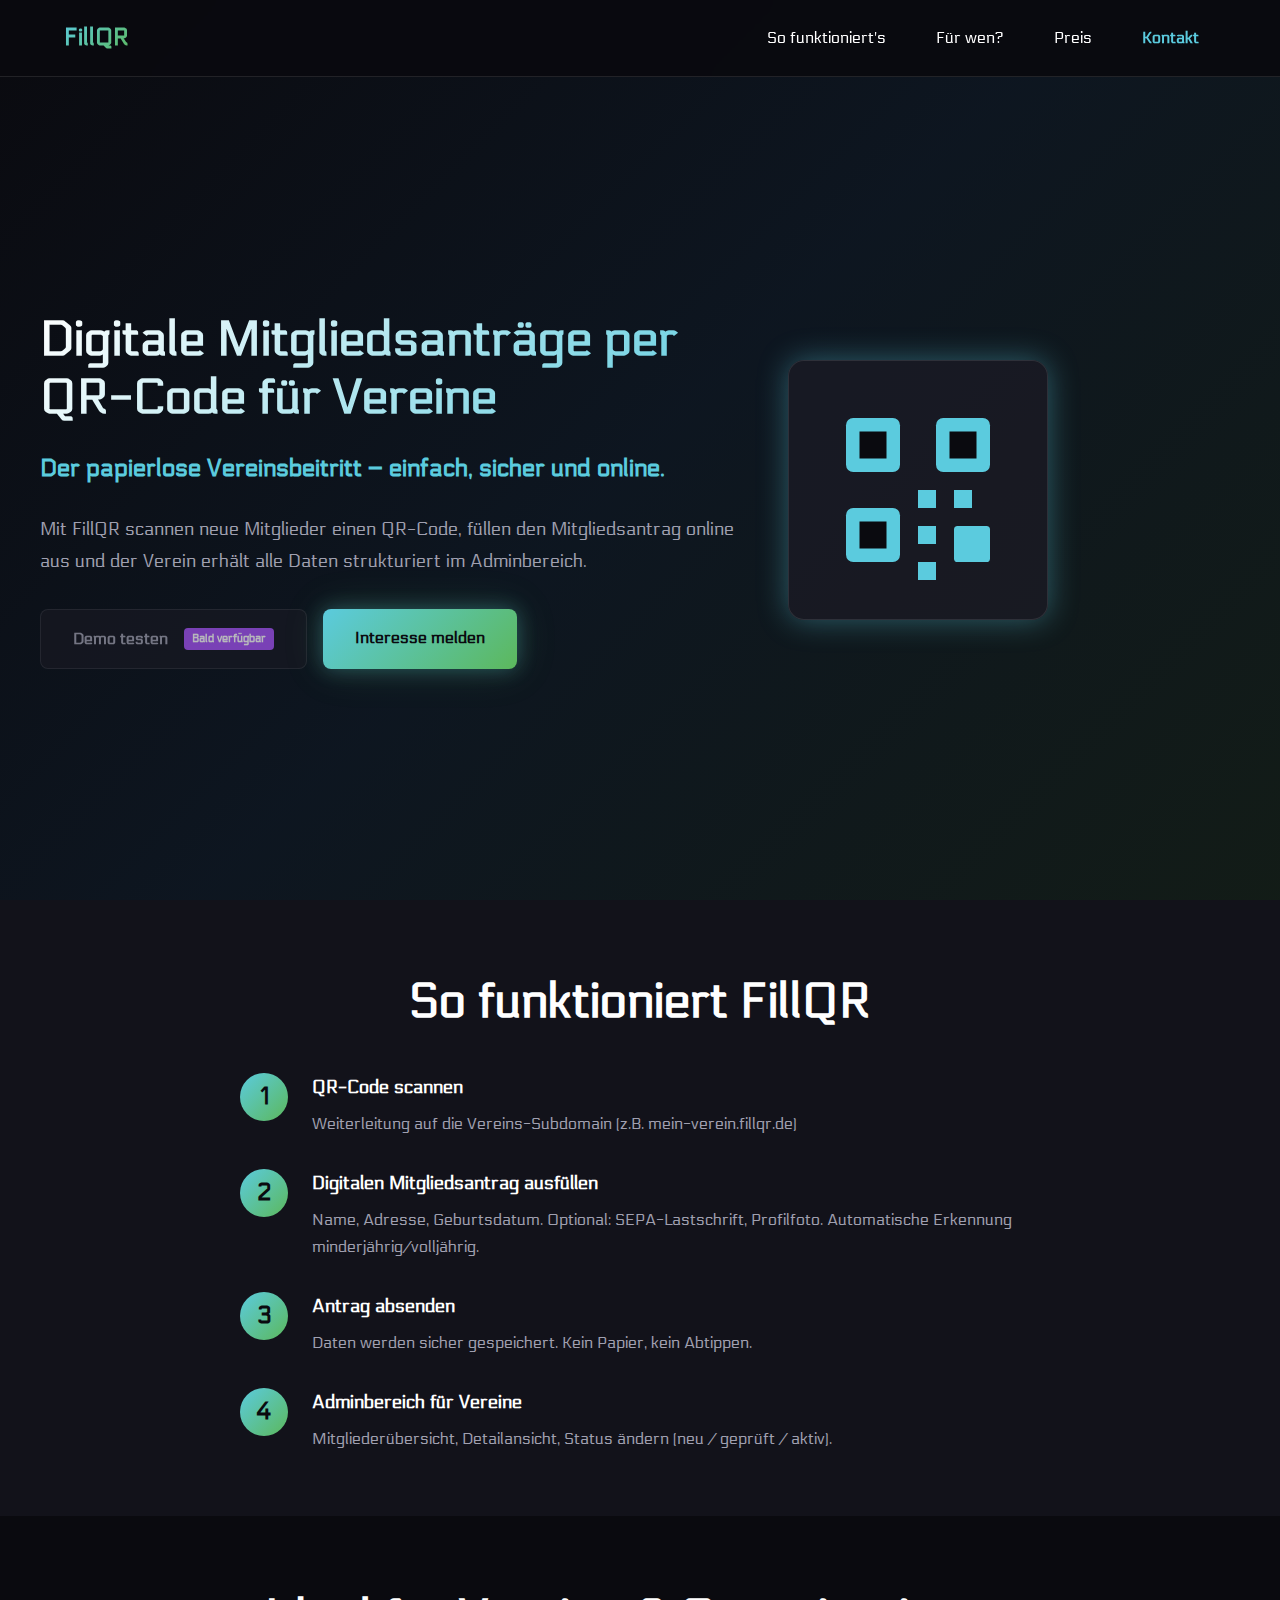
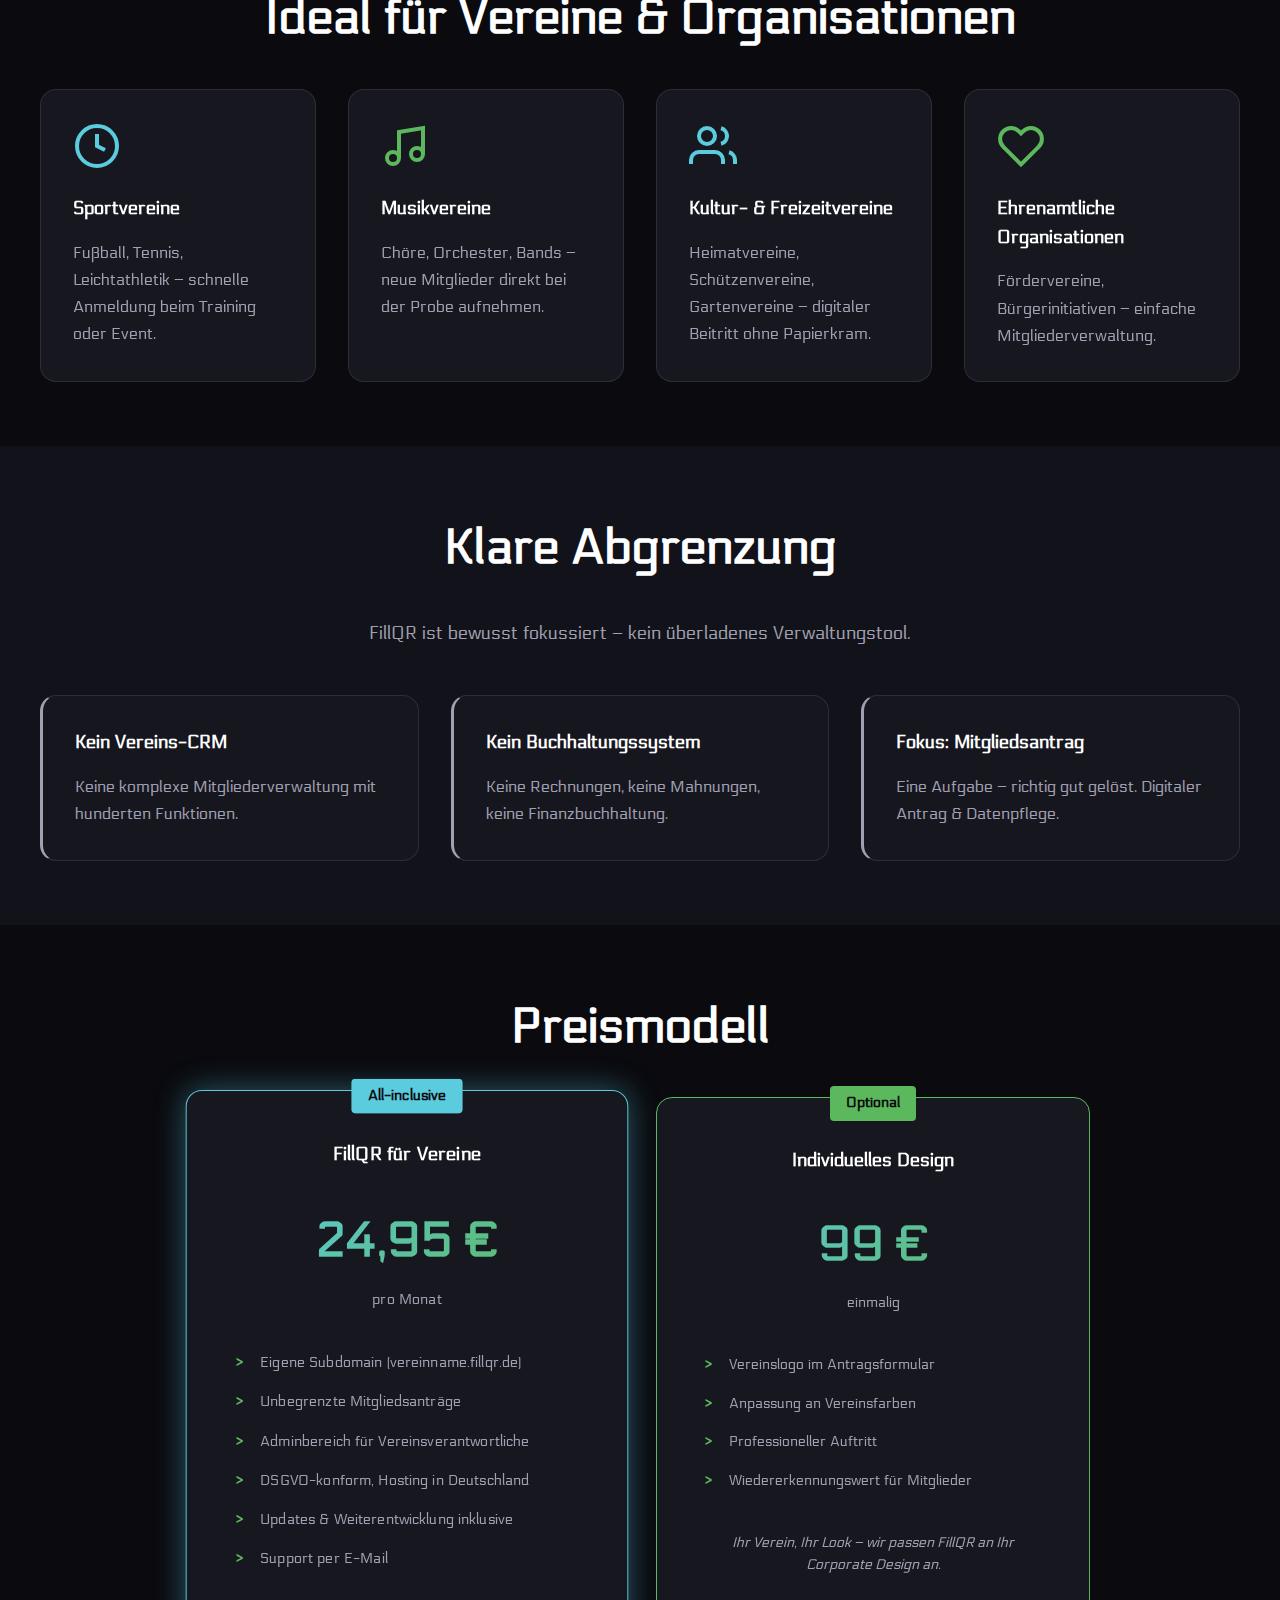
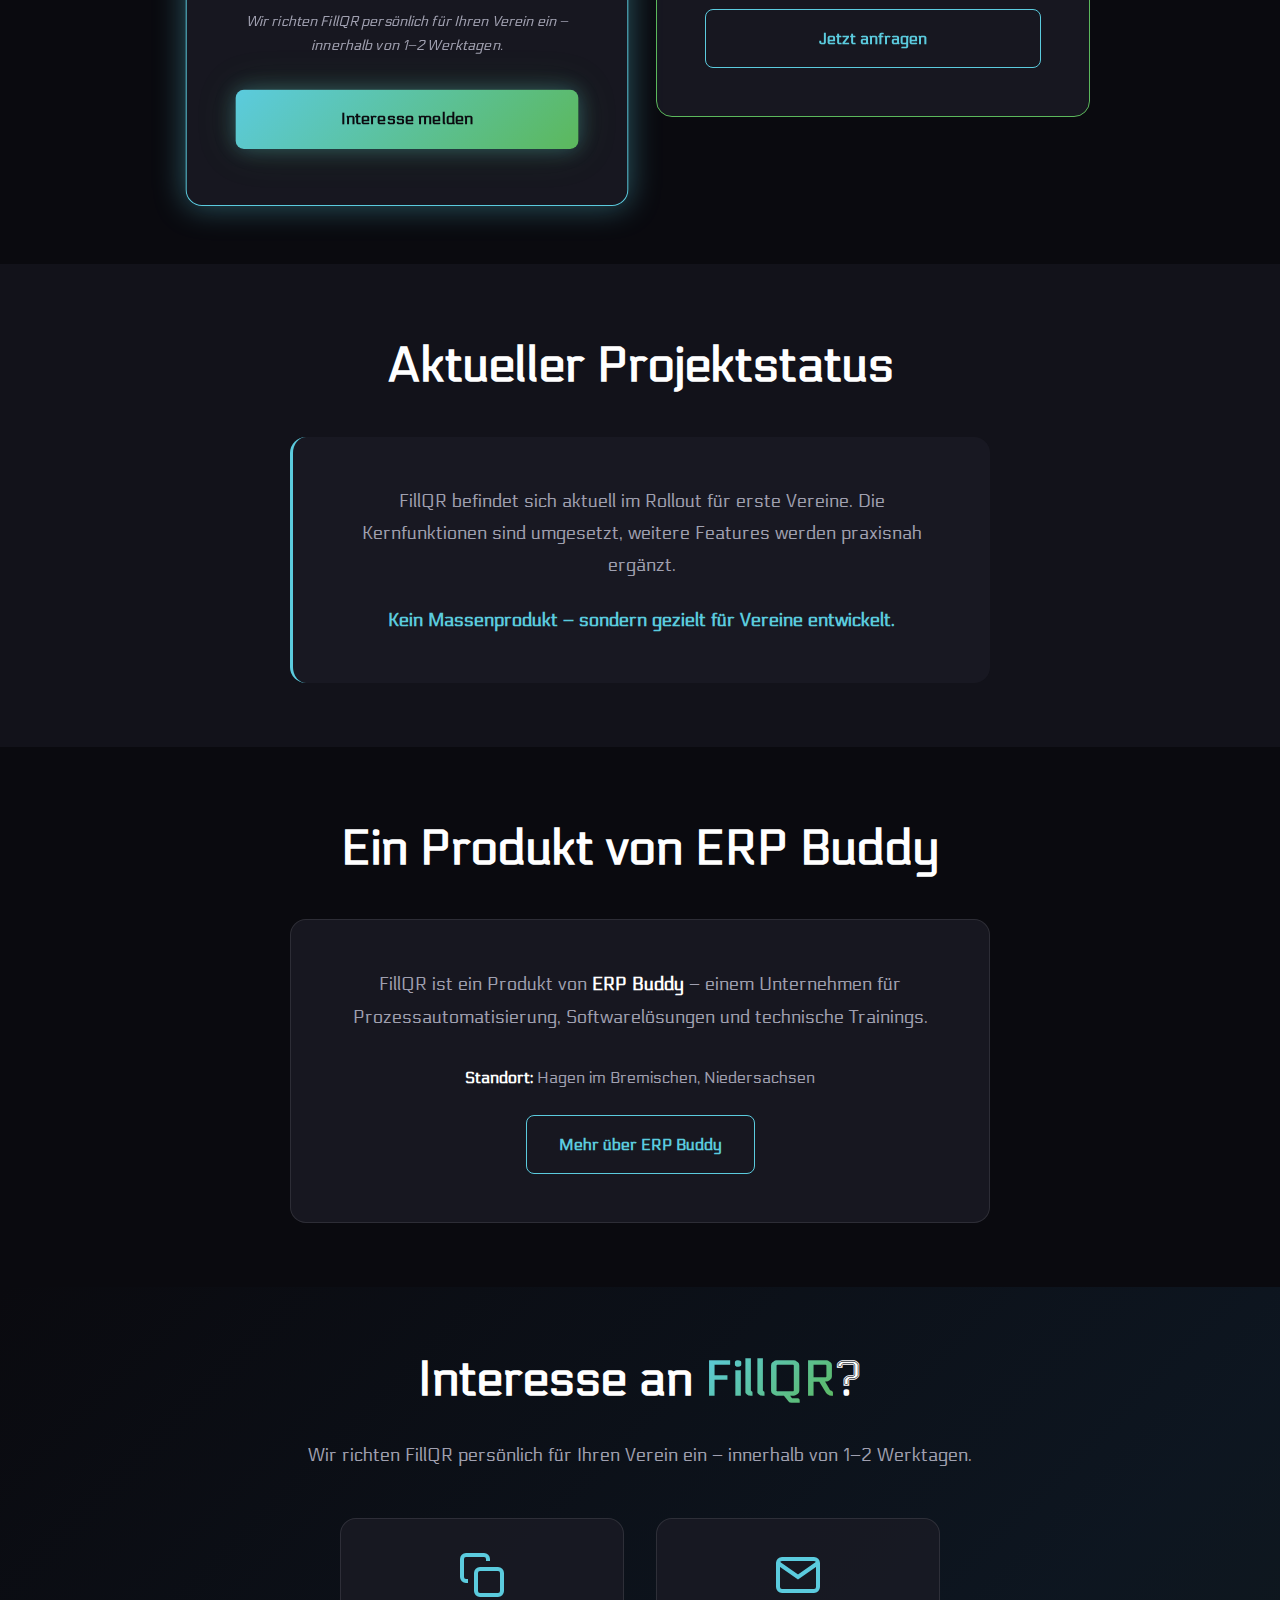
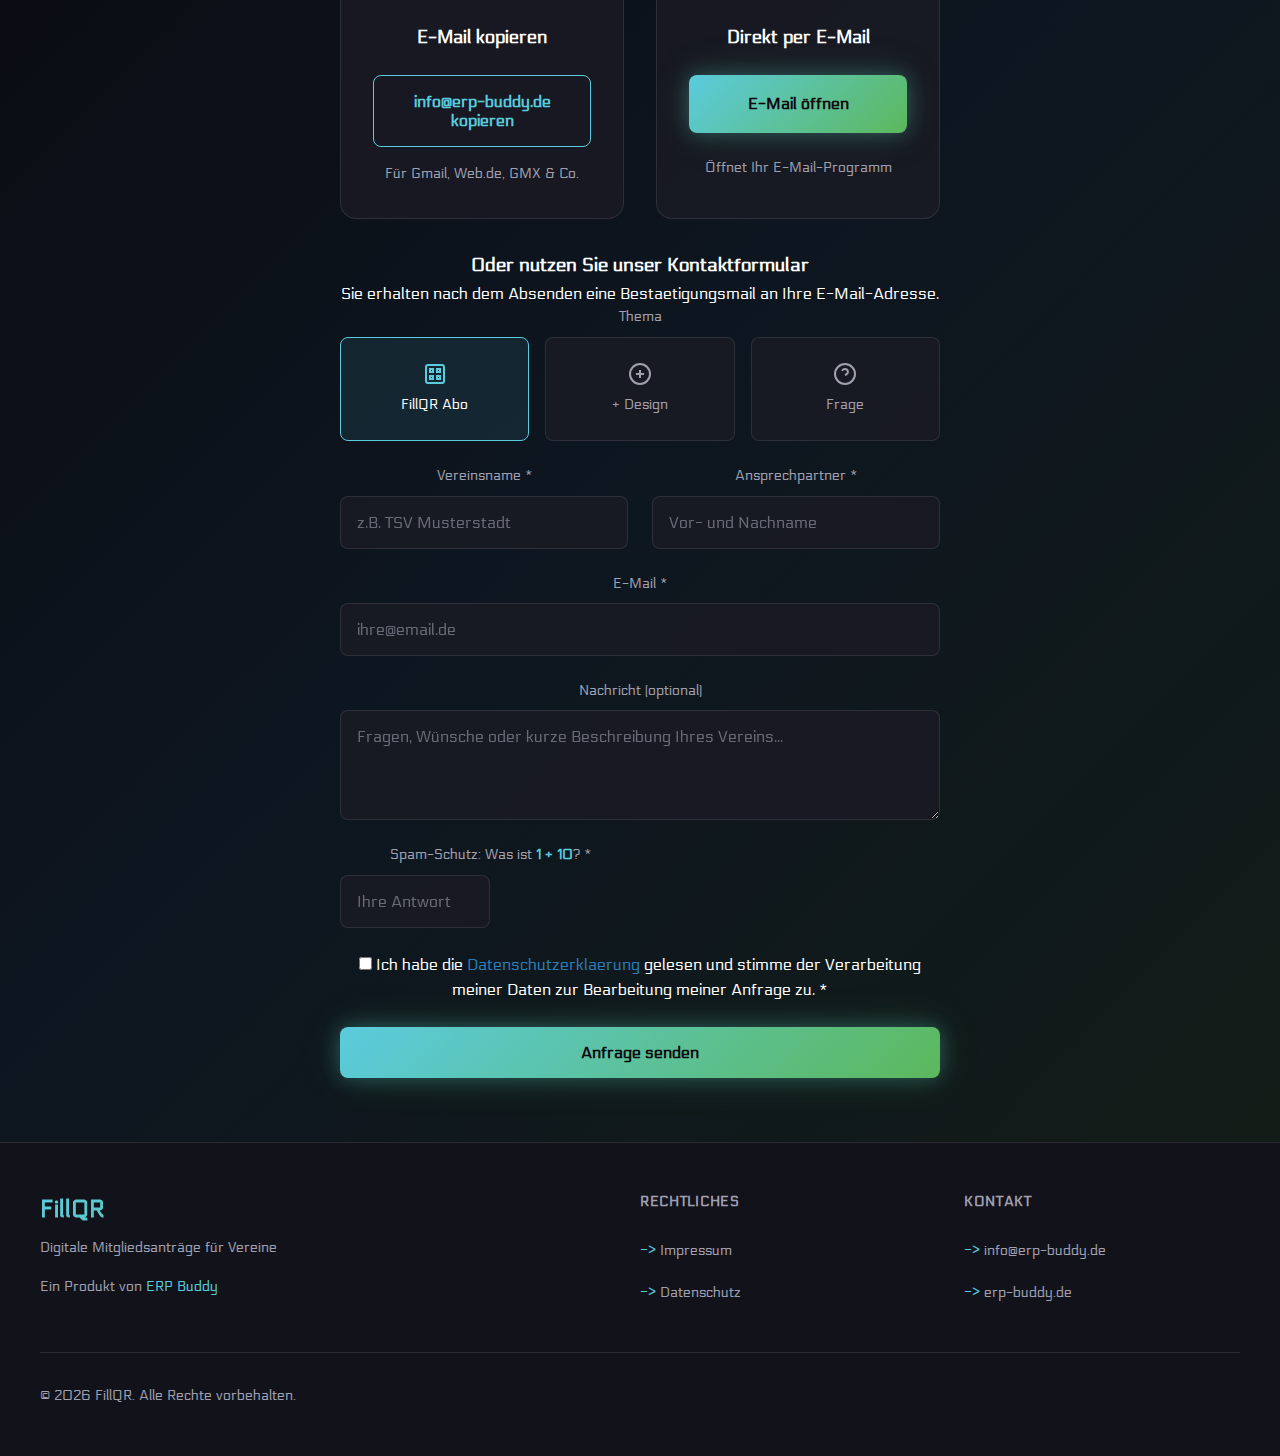
<file: index.html>
<!DOCTYPE html>
<html lang="de">
<head>
    <meta charset="UTF-8">
    <meta name="viewport" content="width=device-width, initial-scale=1.0">

    <!-- SEO -->
    <title>FillQR – Digitale Mitgliedsanträge per QR-Code für Vereine</title>
    <meta name="description" content="Digitale Mitgliedsanträge für Vereine: QR-Code scannen, Antrag online ausfüllen, Daten sicher verwalten. FillQR – einfach, papierlos, DSGVO-konform. Ab 24,95 €/Monat.">
    <meta name="keywords" content="Mitgliedsantrag digital, QR-Code Verein, Vereinsverwaltung, digitaler Beitritt, DSGVO Verein, Vereinssoftware">
    <meta name="author" content="ERP Buddy">
    <link rel="canonical" href="https://www.fillqr.de/">

    <!-- Open Graph -->
    <meta property="og:type" content="website">
    <meta property="og:url" content="https://www.fillqr.de/">
    <meta property="og:title" content="FillQR – Digitale Mitgliedsanträge per QR-Code für Vereine">
    <meta property="og:description" content="Digitale Mitgliedsanträge für Vereine: QR-Code scannen, Antrag online ausfüllen, Daten sicher verwalten. Ab 24,95 €/Monat.">
    <meta property="og:locale" content="de_DE">
    <meta property="og:site_name" content="FillQR">

    <!-- Favicon -->
    <link rel="icon" type="image/png" href="images/favicon.png">

    <!-- Styles -->
    <link rel="stylesheet" href="css/style.css">

    <!-- Structured Data: SoftwareApplication -->
    <script type="application/ld+json">
    {
        "@context": "https://schema.org",
        "@type": "SoftwareApplication",
        "name": "FillQR",
        "applicationCategory": "BusinessApplication",
        "operatingSystem": "Web",
        "description": "Digitales Mitgliedsantrags-System für Vereine. QR-Code scannen, Antrag online ausfüllen, Daten sicher verwalten.",
        "offers": {
            "@type": "Offer",
            "price": "24.95",
            "priceCurrency": "EUR",
            "priceValidUntil": "2027-12-31",
            "availability": "https://schema.org/InStock"
        },
        "provider": {
            "@type": "Organization",
            "name": "ERP Buddy",
            "url": "https://erp-buddy.de"
        }
    }
    </script>

    <!-- Structured Data: LocalBusiness (GEO) -->
    <script type="application/ld+json">
    {
        "@context": "https://schema.org",
        "@type": "LocalBusiness",
        "name": "ERP Buddy",
        "description": "Prozessautomatisierung, Softwarelösungen und technische Trainings",
        "url": "https://erp-buddy.de",
        "email": "info@erp-buddy.de",
        "address": {
            "@type": "PostalAddress",
            "streetAddress": "Ellhornstraße 13",
            "addressLocality": "Hagen im Bremischen",
            "postalCode": "27628",
            "addressRegion": "Niedersachsen",
            "addressCountry": "DE"
        },
        "geo": {
            "@type": "GeoCoordinates",
            "latitude": "53.3647",
            "longitude": "8.6508"
        },
        "areaServed": {
            "@type": "Country",
            "name": "Deutschland"
        },
        "priceRange": "€€"
    }
    </script>
</head>
<body>
    <!-- Header -->
    <header class="header">
        <div class="header__container">
            <a href="/" class="header__logo">
                <span class="header__logo-text">FillQR</span>
            </a>
            <button class="header__menu-btn" aria-label="Menü öffnen" aria-expanded="false">
                <span class="header__menu-icon"></span>
            </button>
            <nav class="header__nav" aria-label="Hauptnavigation">
                <ul class="header__nav-list">
                    <li class="header__nav-item">
                        <a href="#funktionen" class="header__nav-link">So funktioniert's</a>
                    </li>
                    <li class="header__nav-item">
                        <a href="#zielgruppe" class="header__nav-link">Für wen?</a>
                    </li>
                    <li class="header__nav-item">
                        <a href="#preis" class="header__nav-link">Preis</a>
                    </li>
                    <li class="header__nav-item">
                        <a href="#kontakt" class="header__nav-link btn btn--secondary">Kontakt</a>
                    </li>
                </ul>
            </nav>
        </div>
    </header>

    <main>
        <!-- Hero Section -->
        <section class="hero">
            <div class="hero__container">
                <div class="hero__content">
                    <h1 class="hero__title">Digitale Mitgliedsanträge per QR-Code für Vereine</h1>
                    <p class="hero__subtitle">Der papierlose Vereinsbeitritt – einfach, sicher und online.</p>
                    <p class="hero__text">Mit FillQR scannen neue Mitglieder einen QR-Code, füllen den Mitgliedsantrag online aus und der Verein erhält alle Daten strukturiert im Adminbereich.</p>
                    <div class="hero__actions">
                        <span class="btn btn--disabled" title="Demo kommt in Kürze">
                            Demo testen
                            <small class="btn__badge">Bald verfügbar</small>
                        </span>
                        <a href="#kontakt" class="btn btn--gradient">Interesse melden</a>
                    </div>
                </div>
                <div class="hero__visual">
                    <div class="hero__qr-mockup">
                        <svg viewBox="0 0 200 200" class="hero__qr-icon" aria-hidden="true">
                            <rect x="20" y="20" width="60" height="60" fill="currentColor" rx="8"/>
                            <rect x="120" y="20" width="60" height="60" fill="currentColor" rx="8"/>
                            <rect x="20" y="120" width="60" height="60" fill="currentColor" rx="8"/>
                            <rect x="100" y="100" width="20" height="20" fill="currentColor"/>
                            <rect x="140" y="100" width="20" height="20" fill="currentColor"/>
                            <rect x="100" y="140" width="20" height="20" fill="currentColor"/>
                            <rect x="140" y="140" width="40" height="40" fill="currentColor" rx="4"/>
                            <rect x="100" y="180" width="20" height="20" fill="currentColor"/>
                            <rect x="35" y="35" width="30" height="30" fill="#0a0a0f"/>
                            <rect x="135" y="35" width="30" height="30" fill="#0a0a0f"/>
                            <rect x="35" y="135" width="30" height="30" fill="#0a0a0f"/>
                        </svg>
                    </div>
                </div>
            </div>
        </section>

        <!-- So funktioniert's -->
        <section id="funktionen" class="section section--dark">
            <div class="section__container">
                <h2 class="section__title">So funktioniert FillQR</h2>
                <div class="steps steps--vertical">
                    <div class="step">
                        <div class="step__no">1</div>
                        <div class="step__body">
                            <h3>QR-Code scannen</h3>
                            <p>Weiterleitung auf die Vereins-Subdomain (z.B. mein-verein.fillqr.de)</p>
                        </div>
                    </div>
                    <div class="step">
                        <div class="step__no">2</div>
                        <div class="step__body">
                            <h3>Digitalen Mitgliedsantrag ausfüllen</h3>
                            <p>Name, Adresse, Geburtsdatum. Optional: SEPA-Lastschrift, Profilfoto. Automatische Erkennung minderjährig/volljährig.</p>
                        </div>
                    </div>
                    <div class="step">
                        <div class="step__no">3</div>
                        <div class="step__body">
                            <h3>Antrag absenden</h3>
                            <p>Daten werden sicher gespeichert. Kein Papier, kein Abtippen.</p>
                        </div>
                    </div>
                    <div class="step">
                        <div class="step__no">4</div>
                        <div class="step__body">
                            <h3>Adminbereich für Vereine</h3>
                            <p>Mitgliederübersicht, Detailansicht, Status ändern (neu / geprüft / aktiv).</p>
                        </div>
                    </div>
                </div>
            </div>
        </section>

        <!-- Für wen ist FillQR? -->
        <section id="zielgruppe" class="section">
            <div class="section__container">
                <h2 class="section__title">Ideal für Vereine & Organisationen</h2>
                <div class="cards cards--four">
                    <div class="card">
                        <div class="card__icon card__icon--cyan">
                            <svg viewBox="0 0 24 24" fill="none" stroke="currentColor" stroke-width="2">
                                <circle cx="12" cy="12" r="10"/>
                                <path d="M12 6v6l4 2"/>
                            </svg>
                        </div>
                        <h3 class="card__title">Sportvereine</h3>
                        <p class="card__text">Fußball, Tennis, Leichtathletik – schnelle Anmeldung beim Training oder Event.</p>
                    </div>
                    <div class="card">
                        <div class="card__icon card__icon--green">
                            <svg viewBox="0 0 24 24" fill="none" stroke="currentColor" stroke-width="2">
                                <path d="M9 18V5l12-2v13"/>
                                <circle cx="6" cy="18" r="3"/>
                                <circle cx="18" cy="16" r="3"/>
                            </svg>
                        </div>
                        <h3 class="card__title">Musikvereine</h3>
                        <p class="card__text">Chöre, Orchester, Bands – neue Mitglieder direkt bei der Probe aufnehmen.</p>
                    </div>
                    <div class="card">
                        <div class="card__icon card__icon--cyan">
                            <svg viewBox="0 0 24 24" fill="none" stroke="currentColor" stroke-width="2">
                                <path d="M17 21v-2a4 4 0 0 0-4-4H5a4 4 0 0 0-4 4v2"/>
                                <circle cx="9" cy="7" r="4"/>
                                <path d="M23 21v-2a4 4 0 0 0-3-3.87"/>
                                <path d="M16 3.13a4 4 0 0 1 0 7.75"/>
                            </svg>
                        </div>
                        <h3 class="card__title">Kultur- & Freizeitvereine</h3>
                        <p class="card__text">Heimatvereine, Schützenvereine, Gartenvereine – digitaler Beitritt ohne Papierkram.</p>
                    </div>
                    <div class="card">
                        <div class="card__icon card__icon--green">
                            <svg viewBox="0 0 24 24" fill="none" stroke="currentColor" stroke-width="2">
                                <path d="M20.84 4.61a5.5 5.5 0 0 0-7.78 0L12 5.67l-1.06-1.06a5.5 5.5 0 0 0-7.78 7.78l1.06 1.06L12 21.23l7.78-7.78 1.06-1.06a5.5 5.5 0 0 0 0-7.78z"/>
                            </svg>
                        </div>
                        <h3 class="card__title">Ehrenamtliche Organisationen</h3>
                        <p class="card__text">Fördervereine, Bürgerinitiativen – einfache Mitgliederverwaltung.</p>
                    </div>
                </div>
            </div>
        </section>

        <!-- Was FillQR NICHT ist -->
        <section class="section section--dark">
            <div class="section__container">
                <h2 class="section__title">Klare Abgrenzung</h2>
                <p class="section__subtitle">FillQR ist bewusst fokussiert – kein überladenes Verwaltungstool.</p>
                <div class="grid grid--3">
                    <div class="panel panel--muted">
                        <h3>Kein Vereins-CRM</h3>
                        <p>Keine komplexe Mitgliederverwaltung mit hunderten Funktionen.</p>
                    </div>
                    <div class="panel panel--muted">
                        <h3>Kein Buchhaltungssystem</h3>
                        <p>Keine Rechnungen, keine Mahnungen, keine Finanzbuchhaltung.</p>
                    </div>
                    <div class="panel panel--muted">
                        <h3>Fokus: Mitgliedsantrag</h3>
                        <p>Eine Aufgabe – richtig gut gelöst. Digitaler Antrag & Datenpflege.</p>
                    </div>
                </div>
            </div>
        </section>

        <!-- Preis -->
        <section id="preis" class="section">
            <div class="section__container">
                <h2 class="section__title">Preismodell</h2>
                <div class="pricing-grid">
                    <!-- Hauptangebot -->
                    <div class="pricing-card pricing-card--featured">
                        <span class="pricing-card__badge">All-inclusive</span>
                        <h3 class="card__title">FillQR für Vereine</h3>
                        <div class="pricing-card__price">24,95 €</div>
                        <div class="pricing-card__term">pro Monat</div>
                        <ul class="pricing-card__features">
                            <li>Eigene Subdomain (vereinname.fillqr.de)</li>
                            <li>Unbegrenzte Mitgliedsanträge</li>
                            <li>Adminbereich für Vereinsverantwortliche</li>
                            <li>DSGVO-konform, Hosting in Deutschland</li>
                            <li>Updates & Weiterentwicklung inklusive</li>
                            <li>Support per E-Mail</li>
                        </ul>
                        <p class="pricing-card__note">Wir richten FillQR persönlich für Ihren Verein ein – innerhalb von 1–2 Werktagen.</p>
                        <a href="#kontakt" class="btn btn--gradient btn--full">Interesse melden</a>
                    </div>

                    <!-- Zusatzoption -->
                    <div class="pricing-card pricing-card--addon">
                        <span class="pricing-card__badge pricing-card__badge--addon">Optional</span>
                        <h3 class="card__title">Individuelles Design</h3>
                        <div class="pricing-card__price">99 €</div>
                        <div class="pricing-card__term">einmalig</div>
                        <ul class="pricing-card__features">
                            <li>Vereinslogo im Antragsformular</li>
                            <li>Anpassung an Vereinsfarben</li>
                            <li>Professioneller Auftritt</li>
                            <li>Wiedererkennungswert für Mitglieder</li>
                        </ul>
                        <p class="pricing-card__note">Ihr Verein, Ihr Look – wir passen FillQR an Ihr Corporate Design an.</p>
                        <a href="#kontakt" class="btn btn--secondary btn--full">Jetzt anfragen</a>
                    </div>
                </div>
            </div>
        </section>

        <!-- Status & Transparenz -->
        <section class="section section--dark">
            <div class="section__container">
                <h2 class="section__title">Aktueller Projektstatus</h2>
                <div class="status-box">
                    <p class="status-box__text">FillQR befindet sich aktuell im Rollout für erste Vereine. Die Kernfunktionen sind umgesetzt, weitere Features werden praxisnah ergänzt.</p>
                    <p class="status-box__highlight">Kein Massenprodukt – sondern gezielt für Vereine entwickelt.</p>
                </div>
            </div>
        </section>

        <!-- Betreiber -->
        <section class="section">
            <div class="section__container">
                <h2 class="section__title">Ein Produkt von ERP Buddy</h2>
                <div class="betreiber-card">
                    <p class="betreiber-card__text">FillQR ist ein Produkt von <strong>ERP Buddy</strong> – einem Unternehmen für Prozessautomatisierung, Softwarelösungen und technische Trainings.</p>
                    <div class="betreiber-card__details">
                        <p><strong>Standort:</strong> Hagen im Bremischen, Niedersachsen</p>
                        <a href="https://erp-buddy.de" target="_blank" rel="noopener" class="btn btn--secondary">Mehr über ERP Buddy</a>
                    </div>
                </div>
            </div>
        </section>

        <!-- Kontakt Section -->
        <section id="kontakt" class="section section--cta">
            <div class="section__container">
                <h2 class="section__title section__title--gradient">Interesse an <span>FillQR</span>?</h2>
                <p class="section__subtitle">Wir richten FillQR persönlich für Ihren Verein ein – innerhalb von 1–2 Werktagen.</p>

                <!-- Contact Options (Two Boxes) -->
                <div class="contact-options">
                    <div class="contact-option">
                        <div class="contact-option__icon">
                            <svg viewBox="0 0 24 24" fill="none" stroke="currentColor" stroke-width="2">
                                <rect x="9" y="9" width="13" height="13" rx="2" ry="2"/>
                                <path d="M5 15H4a2 2 0 0 1-2-2V4a2 2 0 0 1 2-2h9a2 2 0 0 1 2 2v1"/>
                            </svg>
                        </div>
                        <h3>E-Mail kopieren</h3>
                        <button class="btn btn--secondary btn--full" onclick="copyEmail()">info@erp-buddy.de kopieren</button>
                        <p class="contact-option__hint">Für Gmail, Web.de, GMX &amp; Co.</p>
                    </div>
                    <div class="contact-option">
                        <div class="contact-option__icon">
                            <svg viewBox="0 0 24 24" fill="none" stroke="currentColor" stroke-width="2">
                                <path d="M4 4h16c1.1 0 2 .9 2 2v12c0 1.1-.9 2-2 2H4c-1.1 0-2-.9-2-2V6c0-1.1.9-2 2-2z"/>
                                <polyline points="22,6 12,13 2,6"/>
                            </svg>
                        </div>
                        <h3>Direkt per E-Mail</h3>
                        <a href="mailto:info@erp-buddy.de?subject=[FillQR] Interesse" class="btn btn--gradient btn--full">E-Mail öffnen</a>
                        <p class="contact-option__hint">Öffnet Ihr E-Mail-Programm</p>
                    </div>
                </div>

                <!-- Contact Form (als Ergänzung) -->
                <div class="contact-form-wrapper">
                    <h3 class="contact-form__title">Oder nutzen Sie unser Kontaktformular</h3>
                    <p class="contact-form__note">Sie erhalten nach dem Absenden eine Bestaetigungsmail an Ihre E-Mail-Adresse.</p>
                    <div class="contact">
                    <form id="contact-form" class="contact__form">
                        <!-- Honeypot (Anti-Bot) -->
                        <div class="contact__field contact__honeypot" aria-hidden="true">
                            <label for="website">Website</label>
                            <input type="text" id="website" name="website" tabindex="-1" autocomplete="off">
                        </div>

                        <!-- Topic Selection -->
                        <div class="contact__field">
                            <span class="contact__label">Thema</span>
                            <div class="contact__options">
                                <label class="contact__option">
                                    <input type="radio" name="topic" value="Interesse an FillQR" checked>
                                    <div class="contact__option-box">
                                        <svg xmlns="http://www.w3.org/2000/svg" viewBox="0 0 24 24" fill="none" stroke="currentColor" stroke-width="2">
                                            <rect x="3" y="3" width="18" height="18" rx="2"/>
                                            <rect x="7" y="7" width="3" height="3"/>
                                            <rect x="14" y="7" width="3" height="3"/>
                                            <rect x="7" y="14" width="3" height="3"/>
                                            <rect x="14" y="14" width="3" height="3"/>
                                        </svg>
                                        <span>FillQR Abo</span>
                                    </div>
                                </label>
                                <label class="contact__option">
                                    <input type="radio" name="topic" value="Individuelles Design">
                                    <div class="contact__option-box">
                                        <svg xmlns="http://www.w3.org/2000/svg" viewBox="0 0 24 24" fill="none" stroke="currentColor" stroke-width="2">
                                            <circle cx="12" cy="12" r="10"/>
                                            <path d="M12 8v8"/>
                                            <path d="M8 12h8"/>
                                        </svg>
                                        <span>+ Design</span>
                                    </div>
                                </label>
                                <label class="contact__option">
                                    <input type="radio" name="topic" value="Allgemeine Frage">
                                    <div class="contact__option-box">
                                        <svg xmlns="http://www.w3.org/2000/svg" viewBox="0 0 24 24" fill="none" stroke="currentColor" stroke-width="2">
                                            <circle cx="12" cy="12" r="10"/>
                                            <path d="M9.09 9a3 3 0 0 1 5.83 1c0 2-3 3-3 3"/>
                                            <line x1="12" y1="17" x2="12.01" y2="17"/>
                                        </svg>
                                        <span>Frage</span>
                                    </div>
                                </label>
                            </div>
                        </div>

                        <!-- Verein + Ansprechpartner -->
                        <div class="contact__row">
                            <div class="contact__field">
                                <label for="verein" class="contact__label">Vereinsname *</label>
                                <input type="text" id="verein" name="verein" class="contact__input" required placeholder="z.B. TSV Musterstadt">
                            </div>
                            <div class="contact__field">
                                <label for="name" class="contact__label">Ansprechpartner *</label>
                                <input type="text" id="name" name="name" class="contact__input" required placeholder="Vor- und Nachname">
                            </div>
                        </div>

                        <!-- Email -->
                        <div class="contact__field">
                            <label for="email" class="contact__label">E-Mail *</label>
                            <input type="email" id="email" name="email" class="contact__input" required placeholder="ihre@email.de">
                        </div>

                        <!-- Message -->
                        <div class="contact__field">
                            <label for="message" class="contact__label">Nachricht (optional)</label>
                            <textarea id="message" name="message" class="contact__textarea" rows="4" placeholder="Fragen, Wünsche oder kurze Beschreibung Ihres Vereins..."></textarea>
                        </div>

                        <!-- Captcha -->
                        <div class="contact__field contact__captcha">
                            <label for="captcha" class="contact__label">Spam-Schutz: Was ist <span id="captcha-question"></span>? *</label>
                            <input type="text" id="captcha" name="captcha" class="contact__input contact__input--small" required placeholder="Ihre Antwort" autocomplete="off">
                        </div>

                        <!-- Privacy Checkbox -->
                        <div class="contact__field contact__privacy">
                            <label class="contact__checkbox">
                                <input type="checkbox" id="privacy" name="privacy" required>
                                <span class="contact__checkbox-text">Ich habe die <a href="datenschutz" target="_blank">Datenschutzerklaerung</a> gelesen und stimme der Verarbeitung meiner Daten zur Bearbeitung meiner Anfrage zu. *</span>
                            </label>
                        </div>

                        <!-- Submit -->
                        <button type="submit" class="btn btn--gradient btn--full">Anfrage senden</button>

                    </form>
                    </div>
                </div>
            </div>
        </section>
    </main>

    <!-- Footer -->
    <footer class="footer">
        <div class="footer__container">
            <div class="footer__grid">
                <div class="footer__brand">
                    <p class="footer__title">FillQR</p>
                    <p class="footer__tagline">Digitale Mitgliedsanträge für Vereine</p>
                    <p class="footer__note">Ein Produkt von <a href="https://erp-buddy.de" target="_blank" rel="noopener noreferrer">ERP Buddy</a></p>
                </div>
                <div class="footer__links">
                    <h4 class="footer__links-title">RECHTLICHES</h4>
                    <ul>
                        <li><a href="impressum">Impressum</a></li>
                        <li><a href="datenschutz">Datenschutz</a></li>
                    </ul>
                </div>
                <div class="footer__links">
                    <h4 class="footer__links-title">KONTAKT</h4>
                    <ul>
                        <li><a href="mailto:info@erp-buddy.de">info@erp-buddy.de</a></li>
                        <li><a href="https://erp-buddy.de" target="_blank" rel="noopener">erp-buddy.de</a></li>
                    </ul>
                </div>
            </div>
            <div class="footer__bottom">
                <p class="footer__copyright">© 2026 FillQR. Alle Rechte vorbehalten.</p>
            </div>
        </div>
    </footer>

    <script src="js/main.js"></script>
</body>
</html>
</file>
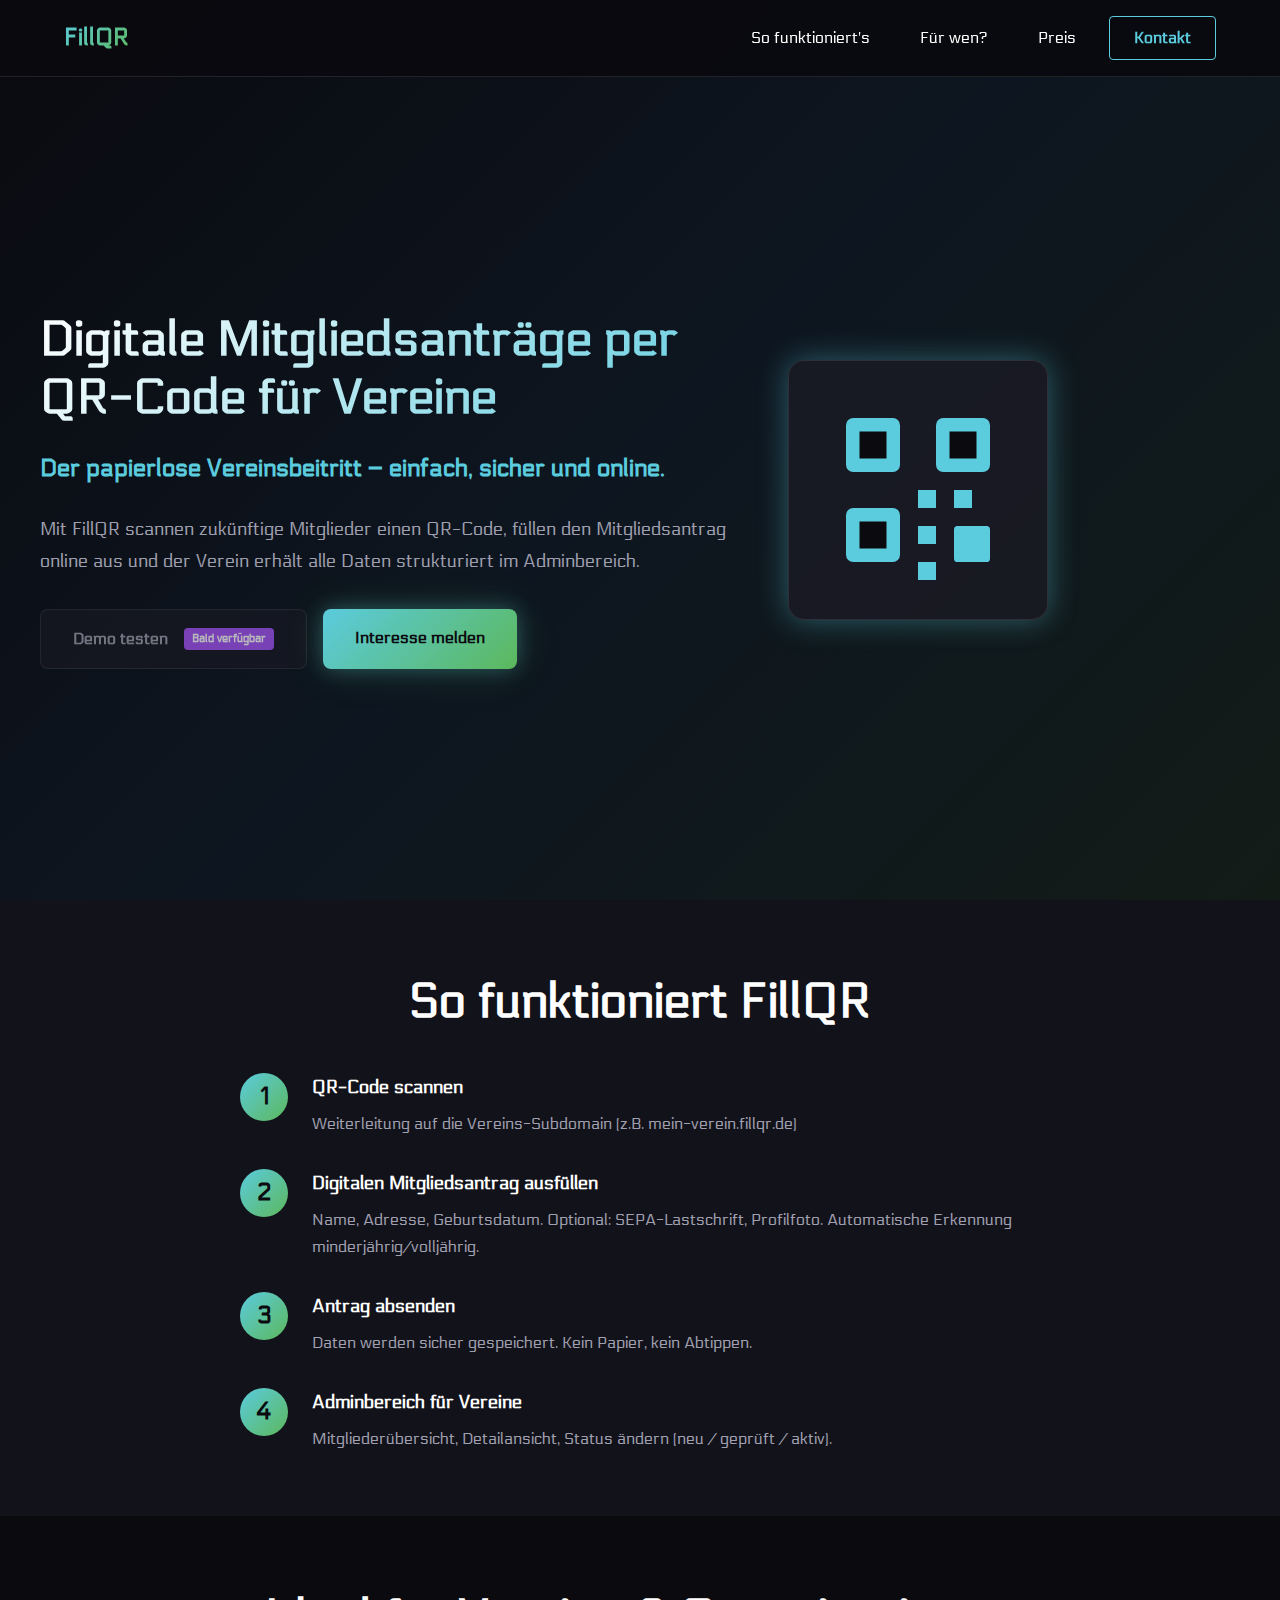
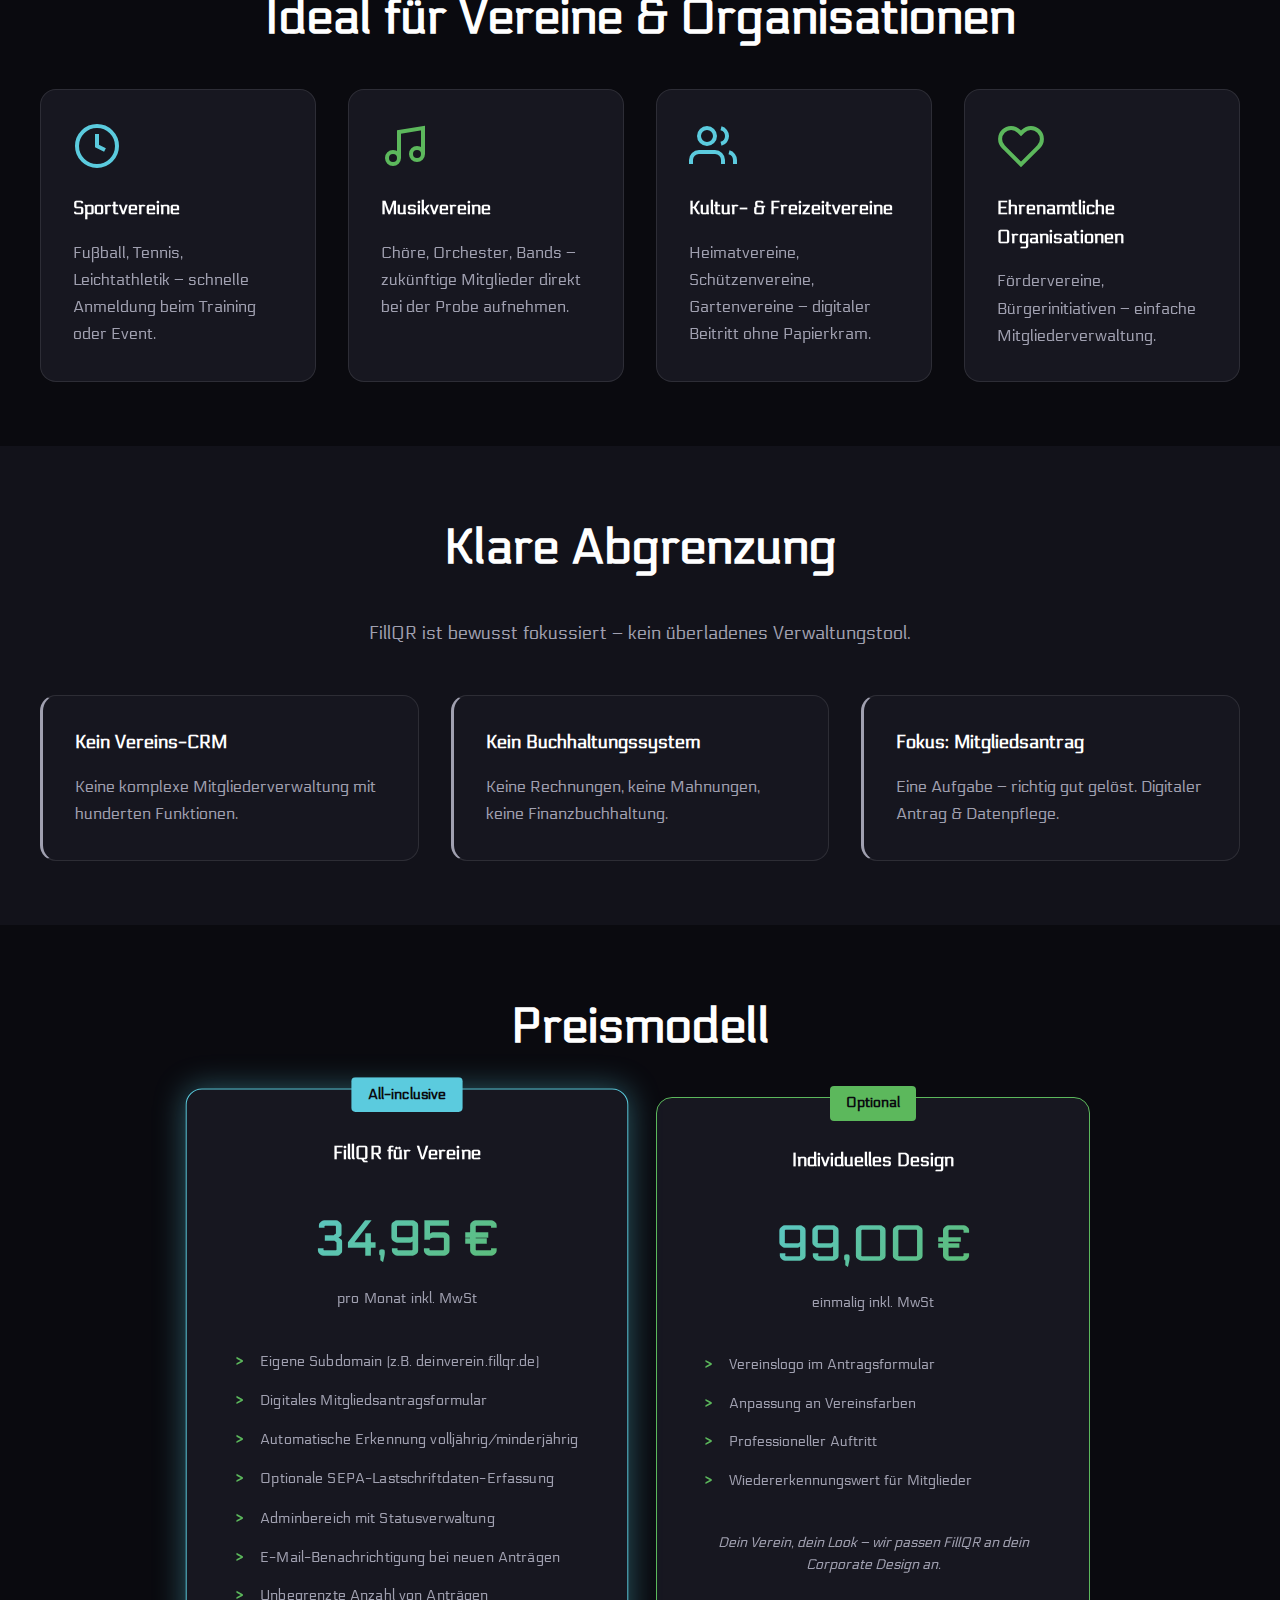
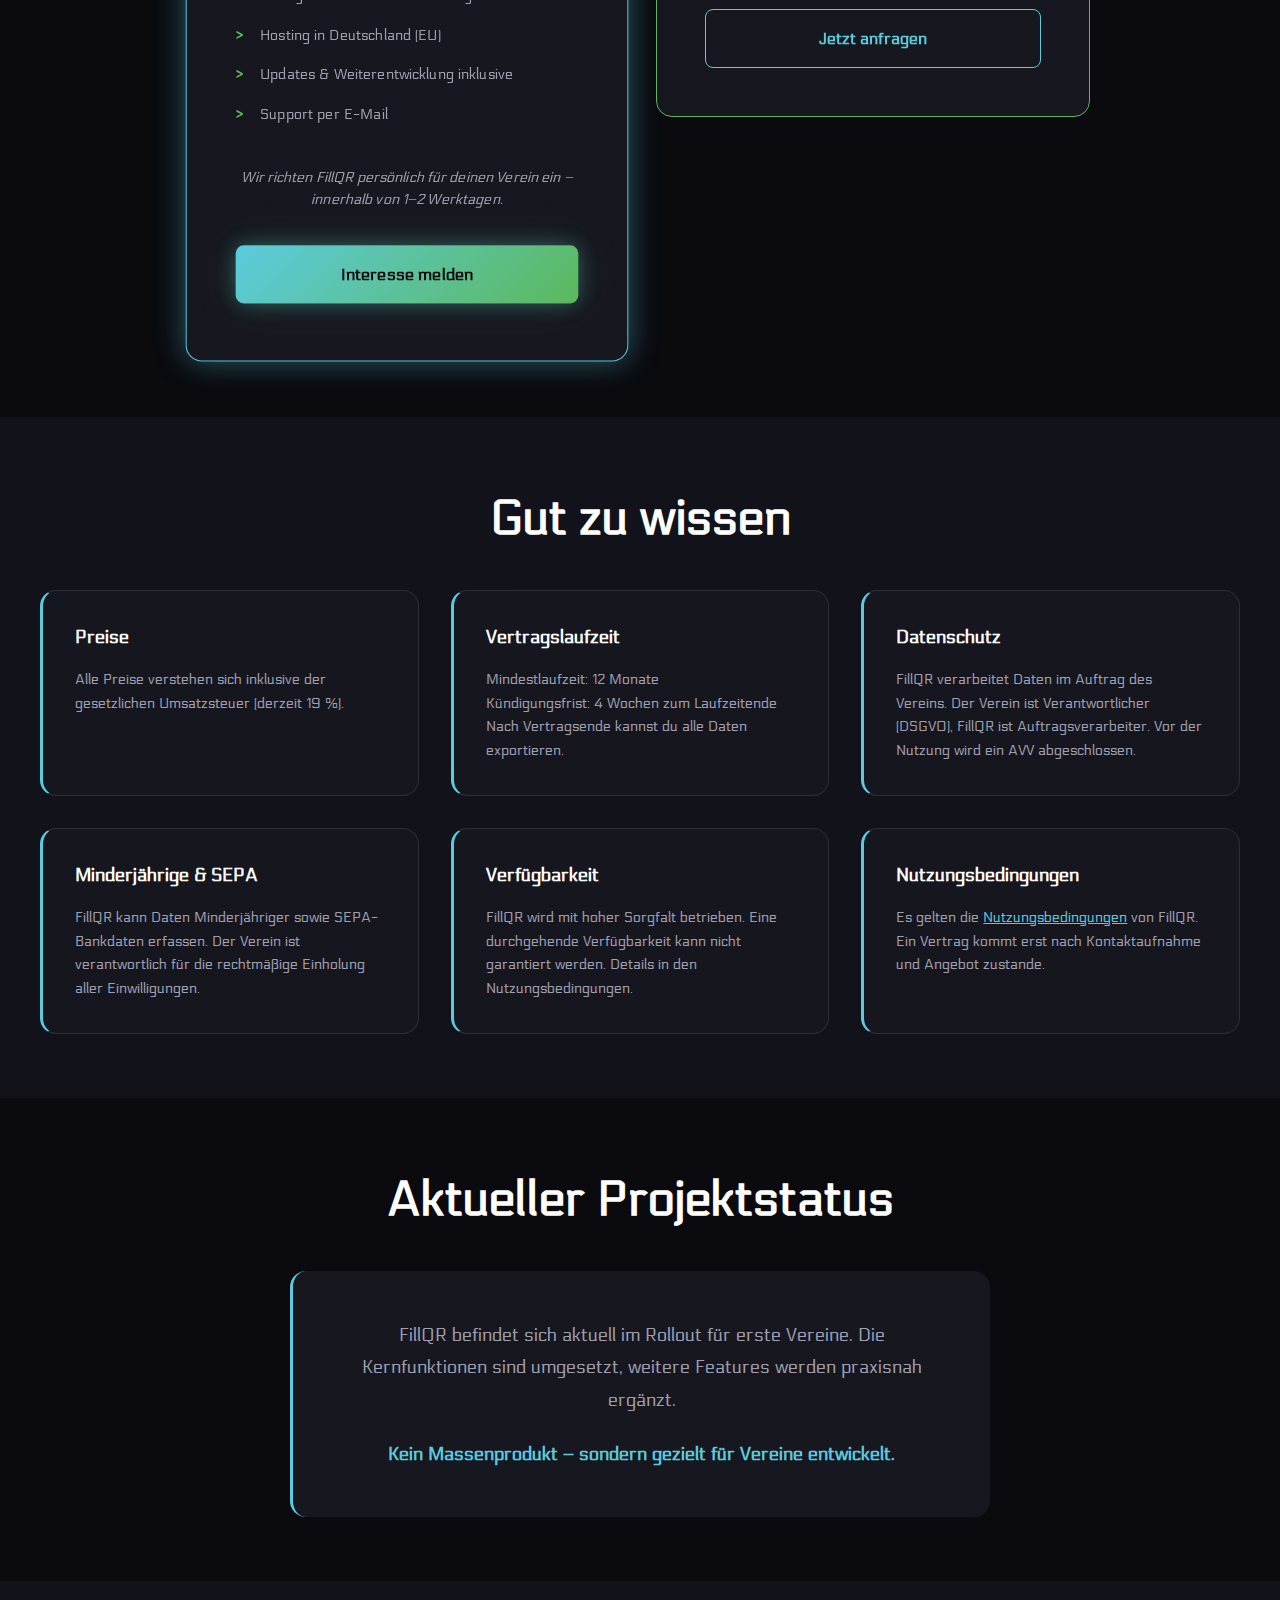
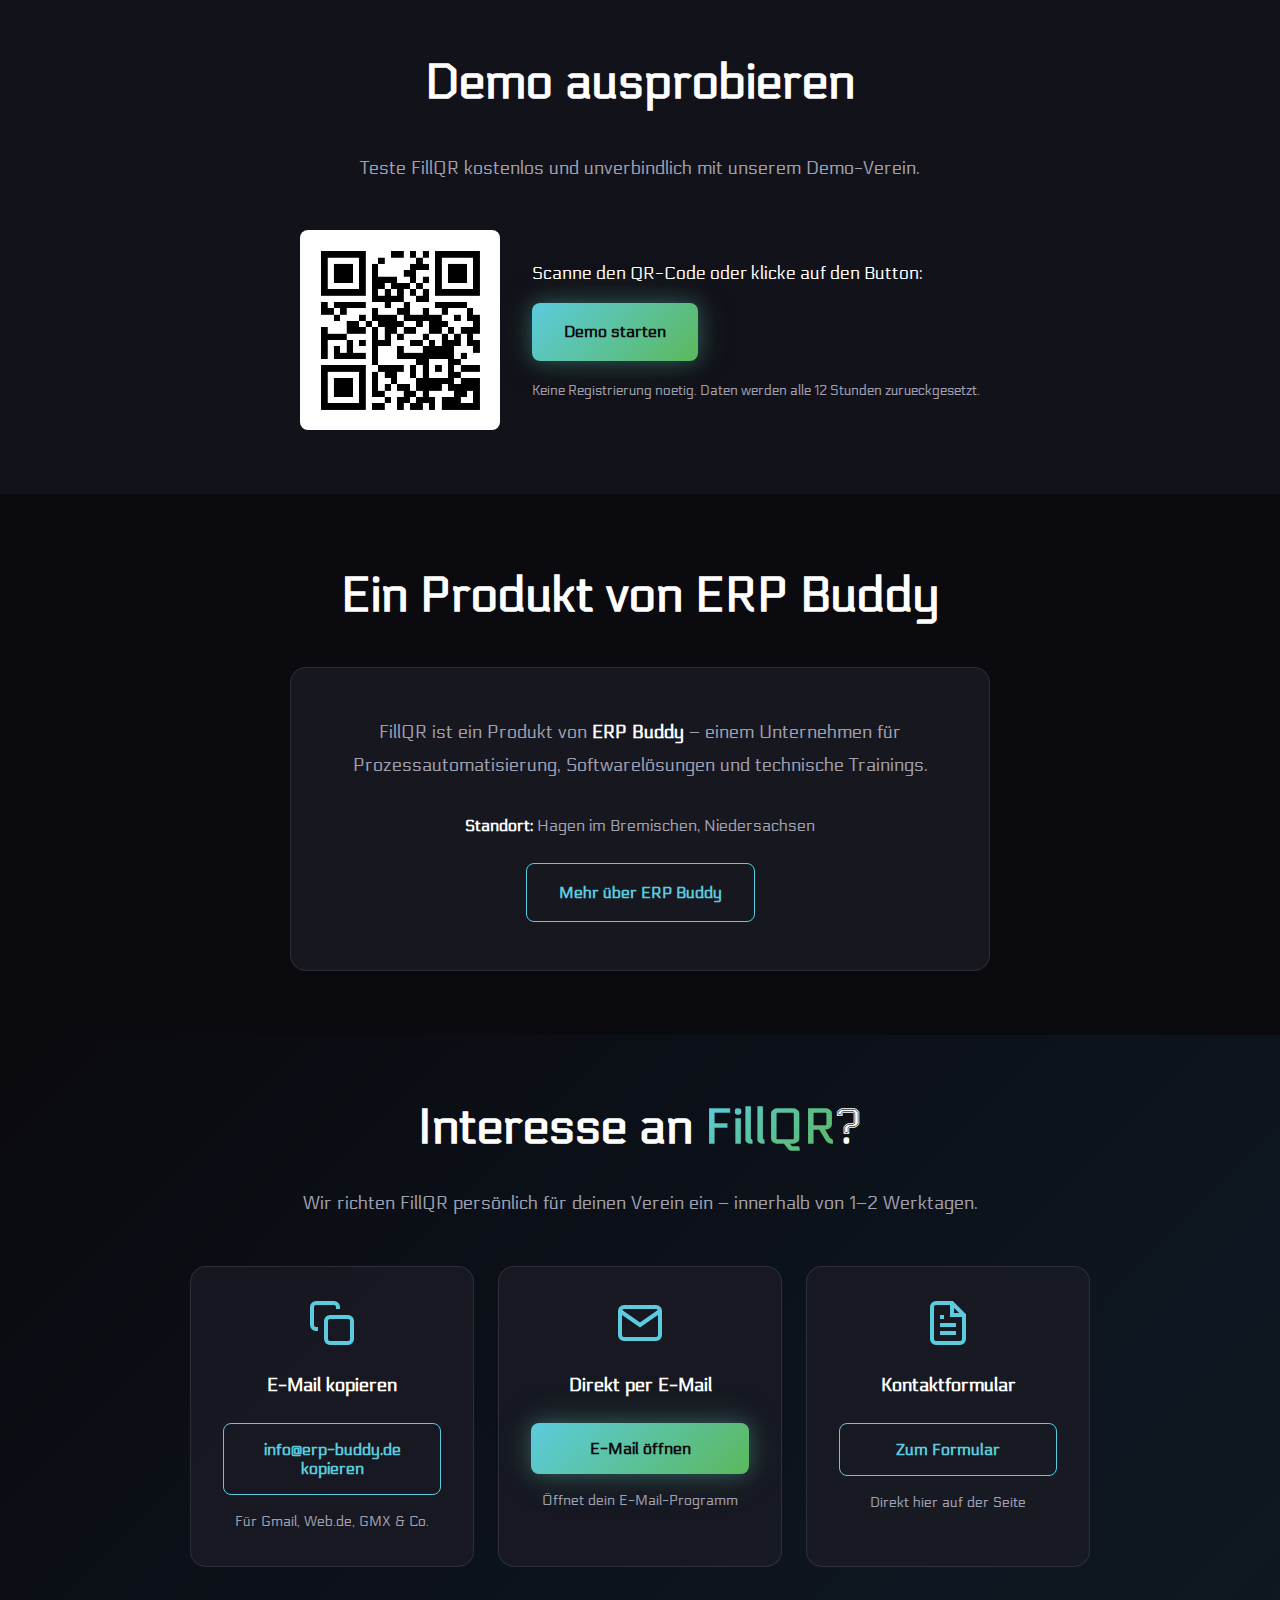
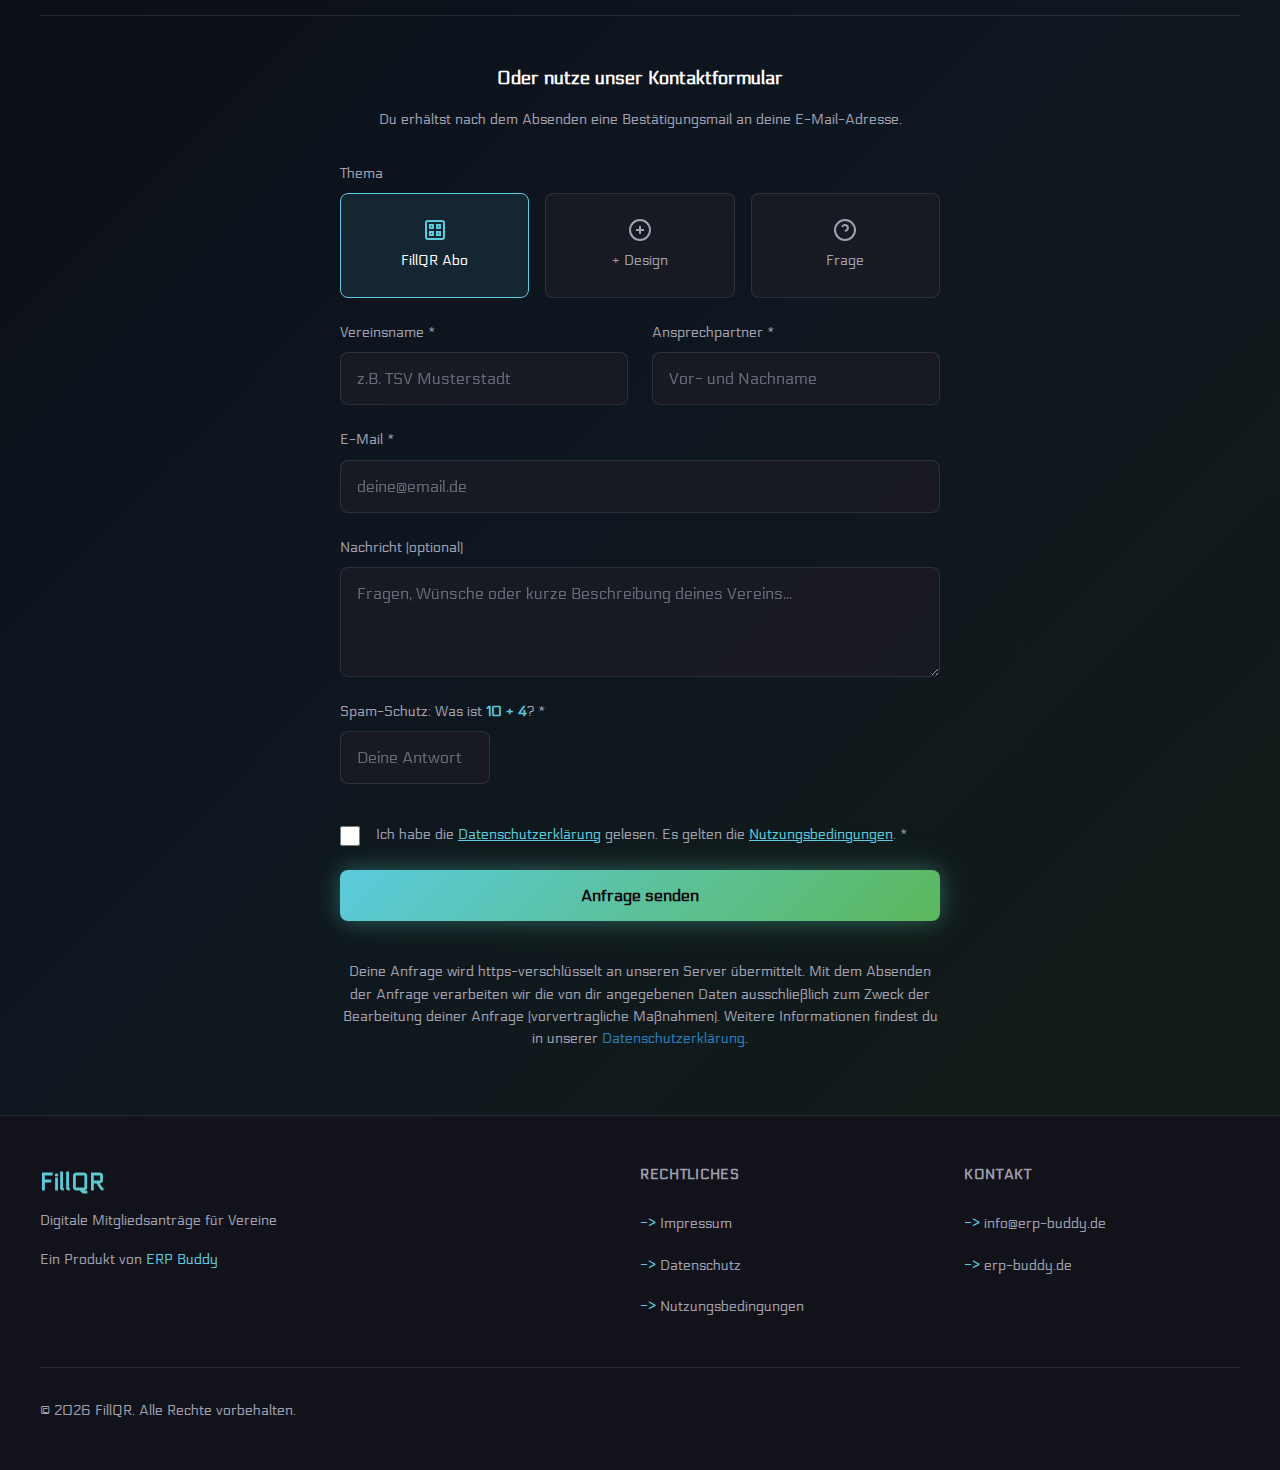
<file: landing/public/index.html>
<!DOCTYPE html>
<html lang="de">
<head>
    <meta charset="UTF-8">
    <meta name="viewport" content="width=device-width, initial-scale=1.0">

    <!-- SEO -->
    <title>FillQR – Digitale Mitgliedsanträge per QR-Code für Vereine</title>
    <meta name="description" content="Digitale Mitgliedsanträge für Vereine: QR-Code scannen, Antrag online ausfüllen, Daten sicher verwalten. FillQR – einfach, papierlos, Hosting in Deutschland. Ab 34,95 €/Monat inkl. MwSt.">
    <meta name="keywords" content="Mitgliedsantrag digital, QR-Code Verein, Vereinsverwaltung, digitaler Beitritt, DSGVO Verein, Vereinssoftware">
    <meta name="author" content="ERP Buddy">
    <link rel="canonical" href="https://www.fillqr.de/">

    <!-- Open Graph -->
    <meta property="og:type" content="website">
    <meta property="og:url" content="https://www.fillqr.de/">
    <meta property="og:title" content="FillQR – Digitale Mitgliedsanträge per QR-Code für Vereine">
    <meta property="og:description" content="Digitale Mitgliedsanträge für Vereine: QR-Code scannen, Antrag online ausfüllen, Daten sicher verwalten. Ab 34,95 €/Monat inkl. MwSt.">
    <meta property="og:locale" content="de_DE">
    <meta property="og:site_name" content="FillQR">

    <!-- Favicon -->
    <link rel="icon" type="image/png" href="images/favicon.png">

    <!-- Styles -->
    <link rel="stylesheet" href="css/style.css">

    <!-- Structured Data: SoftwareApplication -->
    <script type="application/ld+json">
    {
        "@context": "https://schema.org",
        "@type": "SoftwareApplication",
        "name": "FillQR",
        "applicationCategory": "BusinessApplication",
        "operatingSystem": "Web",
        "description": "Digitales Mitgliedsantrags-System für Vereine. QR-Code scannen, Antrag online ausfüllen, Daten sicher verwalten.",
        "provider": {
            "@type": "Organization",
            "name": "ERP Buddy",
            "url": "https://erp-buddy.de"
        }
    }
    </script>

    <!-- Structured Data: LocalBusiness (GEO) -->
    <script type="application/ld+json">
    {
        "@context": "https://schema.org",
        "@type": "LocalBusiness",
        "name": "ERP Buddy",
        "description": "Prozessautomatisierung, Softwarelösungen und technische Trainings",
        "url": "https://erp-buddy.de",
        "email": "info@erp-buddy.de",
        "address": {
            "@type": "PostalAddress",
            "streetAddress": "Ellhornstraße 13",
            "addressLocality": "Hagen im Bremischen",
            "postalCode": "27628",
            "addressRegion": "Niedersachsen",
            "addressCountry": "DE"
        },
        "geo": {
            "@type": "GeoCoordinates",
            "latitude": "53.3647",
            "longitude": "8.6508"
        },
        "areaServed": {
            "@type": "Country",
            "name": "Deutschland"
        },
        "priceRange": "€€"
    }
    </script>
</head>
<body>
    <!-- Header -->
    <header class="header">
        <div class="header__container">
            <a href="/" class="header__logo">
                <span class="header__logo-text">FillQR</span>
            </a>
            <button class="header__menu-btn" aria-label="Menü öffnen" aria-expanded="false">
                <span class="header__menu-icon"></span>
            </button>
            <nav class="header__nav" aria-label="Hauptnavigation">
                <ul class="header__nav-list">
                    <li class="header__nav-item">
                        <a href="#funktionen" class="header__nav-link">So funktioniert's</a>
                    </li>
                    <li class="header__nav-item">
                        <a href="#zielgruppe" class="header__nav-link">Für wen?</a>
                    </li>
                    <li class="header__nav-item">
                        <a href="#preis" class="header__nav-link">Preis</a>
                    </li>
                    <li class="header__nav-item">
                        <a href="#kontakt" class="header__nav-link btn btn--secondary">Kontakt</a>
                    </li>
                </ul>
            </nav>
        </div>
    </header>

    <main>
        <!-- Hero Section -->
        <section class="hero">
            <div class="hero__container">
                <div class="hero__content">
                    <h1 class="hero__title">Digitale Mitgliedsanträge per QR-Code für Vereine</h1>
                    <p class="hero__subtitle">Der papierlose Vereinsbeitritt – einfach, sicher und online.</p>
                    <p class="hero__text">Mit FillQR scannen zukünftige Mitglieder einen QR-Code, füllen den Mitgliedsantrag online aus und der Verein erhält alle Daten strukturiert im Adminbereich.</p>
                    <div class="hero__actions">
                        <span class="btn btn--disabled" title="Demo kommt in Kürze">
                            Demo testen
                            <small class="btn__badge">Bald verfügbar</small>
                        </span>
                        <a href="#kontakt" class="btn btn--gradient">Interesse melden</a>
                    </div>
                </div>
                <div class="hero__visual">
                    <div class="hero__qr-mockup">
                        <svg viewBox="0 0 200 200" class="hero__qr-icon" aria-hidden="true">
                            <rect x="20" y="20" width="60" height="60" fill="currentColor" rx="8"/>
                            <rect x="120" y="20" width="60" height="60" fill="currentColor" rx="8"/>
                            <rect x="20" y="120" width="60" height="60" fill="currentColor" rx="8"/>
                            <rect x="100" y="100" width="20" height="20" fill="currentColor"/>
                            <rect x="140" y="100" width="20" height="20" fill="currentColor"/>
                            <rect x="100" y="140" width="20" height="20" fill="currentColor"/>
                            <rect x="140" y="140" width="40" height="40" fill="currentColor" rx="4"/>
                            <rect x="100" y="180" width="20" height="20" fill="currentColor"/>
                            <rect x="35" y="35" width="30" height="30" fill="#0a0a0f"/>
                            <rect x="135" y="35" width="30" height="30" fill="#0a0a0f"/>
                            <rect x="35" y="135" width="30" height="30" fill="#0a0a0f"/>
                        </svg>
                    </div>
                </div>
            </div>
        </section>

        <!-- So funktioniert's -->
        <section id="funktionen" class="section section--dark">
            <div class="section__container">
                <h2 class="section__title">So funktioniert FillQR</h2>
                <div class="steps steps--vertical">
                    <div class="step">
                        <div class="step__no">1</div>
                        <div class="step__body">
                            <h3>QR-Code scannen</h3>
                            <p>Weiterleitung auf die Vereins-Subdomain (z.B. mein-verein.fillqr.de)</p>
                        </div>
                    </div>
                    <div class="step">
                        <div class="step__no">2</div>
                        <div class="step__body">
                            <h3>Digitalen Mitgliedsantrag ausfüllen</h3>
                            <p>Name, Adresse, Geburtsdatum. Optional: SEPA-Lastschrift, Profilfoto. Automatische Erkennung minderjährig/volljährig.</p>
                        </div>
                    </div>
                    <div class="step">
                        <div class="step__no">3</div>
                        <div class="step__body">
                            <h3>Antrag absenden</h3>
                            <p>Daten werden sicher gespeichert. Kein Papier, kein Abtippen.</p>
                        </div>
                    </div>
                    <div class="step">
                        <div class="step__no">4</div>
                        <div class="step__body">
                            <h3>Adminbereich für Vereine</h3>
                            <p>Mitgliederübersicht, Detailansicht, Status ändern (neu / geprüft / aktiv).</p>
                        </div>
                    </div>
                </div>
            </div>
        </section>

        <!-- Für wen ist FillQR? -->
        <section id="zielgruppe" class="section">
            <div class="section__container">
                <h2 class="section__title">Ideal für Vereine & Organisationen</h2>
                <div class="cards cards--four">
                    <div class="card">
                        <div class="card__icon card__icon--cyan">
                            <svg viewBox="0 0 24 24" fill="none" stroke="currentColor" stroke-width="2">
                                <circle cx="12" cy="12" r="10"/>
                                <path d="M12 6v6l4 2"/>
                            </svg>
                        </div>
                        <h3 class="card__title">Sportvereine</h3>
                        <p class="card__text">Fußball, Tennis, Leichtathletik – schnelle Anmeldung beim Training oder Event.</p>
                    </div>
                    <div class="card">
                        <div class="card__icon card__icon--green">
                            <svg viewBox="0 0 24 24" fill="none" stroke="currentColor" stroke-width="2">
                                <path d="M9 18V5l12-2v13"/>
                                <circle cx="6" cy="18" r="3"/>
                                <circle cx="18" cy="16" r="3"/>
                            </svg>
                        </div>
                        <h3 class="card__title">Musikvereine</h3>
                        <p class="card__text">Chöre, Orchester, Bands – zukünftige Mitglieder direkt bei der Probe aufnehmen.</p>
                    </div>
                    <div class="card">
                        <div class="card__icon card__icon--cyan">
                            <svg viewBox="0 0 24 24" fill="none" stroke="currentColor" stroke-width="2">
                                <path d="M17 21v-2a4 4 0 0 0-4-4H5a4 4 0 0 0-4 4v2"/>
                                <circle cx="9" cy="7" r="4"/>
                                <path d="M23 21v-2a4 4 0 0 0-3-3.87"/>
                                <path d="M16 3.13a4 4 0 0 1 0 7.75"/>
                            </svg>
                        </div>
                        <h3 class="card__title">Kultur- & Freizeitvereine</h3>
                        <p class="card__text">Heimatvereine, Schützenvereine, Gartenvereine – digitaler Beitritt ohne Papierkram.</p>
                    </div>
                    <div class="card">
                        <div class="card__icon card__icon--green">
                            <svg viewBox="0 0 24 24" fill="none" stroke="currentColor" stroke-width="2">
                                <path d="M20.84 4.61a5.5 5.5 0 0 0-7.78 0L12 5.67l-1.06-1.06a5.5 5.5 0 0 0-7.78 7.78l1.06 1.06L12 21.23l7.78-7.78 1.06-1.06a5.5 5.5 0 0 0 0-7.78z"/>
                            </svg>
                        </div>
                        <h3 class="card__title">Ehrenamtliche Organisationen</h3>
                        <p class="card__text">Fördervereine, Bürgerinitiativen – einfache Mitgliederverwaltung.</p>
                    </div>
                </div>
            </div>
        </section>

        <!-- Was FillQR NICHT ist -->
        <section class="section section--dark">
            <div class="section__container">
                <h2 class="section__title">Klare Abgrenzung</h2>
                <p class="section__subtitle">FillQR ist bewusst fokussiert – kein überladenes Verwaltungstool.</p>
                <div class="grid grid--3">
                    <div class="panel panel--muted">
                        <h3>Kein Vereins-CRM</h3>
                        <p>Keine komplexe Mitgliederverwaltung mit hunderten Funktionen.</p>
                    </div>
                    <div class="panel panel--muted">
                        <h3>Kein Buchhaltungssystem</h3>
                        <p>Keine Rechnungen, keine Mahnungen, keine Finanzbuchhaltung.</p>
                    </div>
                    <div class="panel panel--muted">
                        <h3>Fokus: Mitgliedsantrag</h3>
                        <p>Eine Aufgabe – richtig gut gelöst. Digitaler Antrag & Datenpflege.</p>
                    </div>
                </div>
            </div>
        </section>

        <!-- Preis -->
        <section id="preis" class="section">
            <div class="section__container">
                <h2 class="section__title">Preismodell</h2>
                <div class="pricing-grid">
                    <!-- Hauptangebot -->
                    <div class="pricing-card pricing-card--featured">
                        <span class="pricing-card__badge">All-inclusive</span>
                        <h3 class="card__title">FillQR für Vereine</h3>
                        <div class="pricing-card__price">34,95 €</div>
                        <div class="pricing-card__term">pro Monat inkl. MwSt</div>
                        <ul class="pricing-card__features">
                            <li>Eigene Subdomain (z.B. deinverein.fillqr.de)</li>
                            <li>Digitales Mitgliedsantragsformular</li>
                            <li>Automatische Erkennung volljährig/minderjährig</li>
                            <li>Optionale SEPA-Lastschriftdaten-Erfassung</li>
                            <li>Adminbereich mit Statusverwaltung</li>
                            <li>E-Mail-Benachrichtigung bei neuen Anträgen</li>
                            <li>Unbegrenzte Anzahl von Anträgen</li>
                            <li>Hosting in Deutschland (EU)</li>
                            <li>Updates & Weiterentwicklung inklusive</li>
                            <li>Support per E-Mail</li>
                        </ul>
                        <p class="pricing-card__note">Wir richten FillQR persönlich für deinen Verein ein – innerhalb von 1–2 Werktagen.</p>
                        <a href="#kontakt" class="btn btn--gradient btn--full">Interesse melden</a>
                    </div>

                    <!-- Zusatzoption -->
                    <div class="pricing-card pricing-card--addon">
                        <span class="pricing-card__badge pricing-card__badge--addon">Optional</span>
                        <h3 class="card__title">Individuelles Design</h3>
                        <div class="pricing-card__price">99,00 €</div>
                        <div class="pricing-card__term">einmalig inkl. MwSt</div>
                        <ul class="pricing-card__features">
                            <li>Vereinslogo im Antragsformular</li>
                            <li>Anpassung an Vereinsfarben</li>
                            <li>Professioneller Auftritt</li>
                            <li>Wiedererkennungswert für Mitglieder</li>
                        </ul>
                        <p class="pricing-card__note">Dein Verein, dein Look – wir passen FillQR an dein Corporate Design an.</p>
                        <a href="#kontakt" class="btn btn--secondary btn--full">Jetzt anfragen</a>
                    </div>
                </div>
            </div>
        </section>

        <!-- Rechtliche Hinweise (kompakt) -->
        <section class="section section--dark">
            <div class="section__container">
                <h2 class="section__title">Gut zu wissen</h2>
                <div class="grid grid--3">
                    <div class="panel panel--info">
                        <h3>Preise</h3>
                        <p>Alle Preise verstehen sich inklusive der gesetzlichen Umsatzsteuer (derzeit 19 %).</p>
                    </div>
                    <div class="panel panel--info">
                        <h3>Vertragslaufzeit</h3>
                        <p>Mindestlaufzeit: 12 Monate<br>Kündigungsfrist: 4 Wochen zum Laufzeitende<br>Nach Vertragsende kannst du alle Daten exportieren.</p>
                    </div>
                    <div class="panel panel--info">
                        <h3>Datenschutz</h3>
                        <p>FillQR verarbeitet Daten im Auftrag des Vereins. Der Verein ist Verantwortlicher (DSGVO), FillQR ist Auftragsverarbeiter. Vor der Nutzung wird ein AVV abgeschlossen.</p>
                    </div>
                </div>
                <div class="grid grid--3" style="margin-top: var(--spacing-lg);">
                    <div class="panel panel--info">
                        <h3>Minderjährige & SEPA</h3>
                        <p>FillQR kann Daten Minderjähriger sowie SEPA-Bankdaten erfassen. Der Verein ist verantwortlich für die rechtmäßige Einholung aller Einwilligungen.</p>
                    </div>
                    <div class="panel panel--info">
                        <h3>Verfügbarkeit</h3>
                        <p>FillQR wird mit hoher Sorgfalt betrieben. Eine durchgehende Verfügbarkeit kann nicht garantiert werden. Details in den Nutzungsbedingungen.</p>
                    </div>
                    <div class="panel panel--info">
                        <h3>Nutzungsbedingungen</h3>
                        <p>Es gelten die <a href="nutzungsbedingungen">Nutzungsbedingungen</a> von FillQR. Ein Vertrag kommt erst nach Kontaktaufnahme und Angebot zustande.</p>
                    </div>
                </div>
            </div>
        </section>

        <!-- Status & Transparenz -->
        <section class="section">
            <div class="section__container">
                <h2 class="section__title">Aktueller Projektstatus</h2>
                <div class="status-box">
                    <p class="status-box__text">FillQR befindet sich aktuell im Rollout für erste Vereine. Die Kernfunktionen sind umgesetzt, weitere Features werden praxisnah ergänzt.</p>
                    <p class="status-box__highlight">Kein Massenprodukt – sondern gezielt für Vereine entwickelt.</p>
                </div>
            </div>
        </section>

        <!-- Demo ausprobieren -->
        <section id="demo" class="section section--dark">
            <div class="section__container">
                <h2 class="section__title">Demo ausprobieren</h2>
                <p class="section__subtitle">Teste FillQR kostenlos und unverbindlich mit unserem Demo-Verein.</p>
                <div style="display: flex; align-items: center; justify-content: center; gap: 2rem; margin-top: 2rem; flex-wrap: wrap;">
                    <img src="images/qr-demo.png" alt="QR-Code zur FillQR Demo" width="200" height="200" style="border-radius: 8px; background: white; padding: 8px;">
                    <div style="text-align: left;">
                        <p style="font-size: 1.1rem; margin-bottom: 1rem;">Scanne den QR-Code oder klicke auf den Button:</p>
                        <a href="https://demo.fillqr.de" target="_blank" rel="noopener" class="btn btn--gradient">Demo starten</a>
                        <p style="font-size: 0.85rem; color: #a0a0b0; margin-top: 0.75rem;">Keine Registrierung noetig. Daten werden alle 12 Stunden zurueckgesetzt.</p>
                    </div>
                </div>
            </div>
        </section>

        <!-- Betreiber -->
        <section class="section">
            <div class="section__container">
                <h2 class="section__title">Ein Produkt von ERP Buddy</h2>
                <div class="betreiber-card">
                    <p class="betreiber-card__text">FillQR ist ein Produkt von <strong>ERP Buddy</strong> – einem Unternehmen für Prozessautomatisierung, Softwarelösungen und technische Trainings.</p>
                    <div class="betreiber-card__details">
                        <p><strong>Standort:</strong> Hagen im Bremischen, Niedersachsen</p>
                        <a href="https://erp-buddy.de" target="_blank" rel="noopener" class="btn btn--secondary">Mehr über ERP Buddy</a>
                    </div>
                </div>
            </div>
        </section>

        <!-- Kontakt Section -->
        <section id="kontakt" class="section section--cta">
            <div class="section__container">
                <h2 class="section__title section__title--gradient">Interesse an <span>FillQR</span>?</h2>
                <p class="section__subtitle">Wir richten FillQR persönlich für deinen Verein ein – innerhalb von 1–2 Werktagen.</p>

                <!-- Contact Options (Three Boxes) -->
                <div class="contact-options contact-options--three">
                    <div class="contact-option">
                        <div class="contact-option__icon">
                            <svg viewBox="0 0 24 24" fill="none" stroke="currentColor" stroke-width="2">
                                <rect x="9" y="9" width="13" height="13" rx="2" ry="2"/>
                                <path d="M5 15H4a2 2 0 0 1-2-2V4a2 2 0 0 1 2-2h9a2 2 0 0 1 2 2v1"/>
                            </svg>
                        </div>
                        <h3>E-Mail kopieren</h3>
                        <button id="copy-email-btn" class="btn btn--secondary btn--full">info@erp-buddy.de kopieren</button>
                        <p class="contact-option__hint">Für Gmail, Web.de, GMX &amp; Co.</p>
                    </div>
                    <div class="contact-option">
                        <div class="contact-option__icon">
                            <svg viewBox="0 0 24 24" fill="none" stroke="currentColor" stroke-width="2">
                                <path d="M4 4h16c1.1 0 2 .9 2 2v12c0 1.1-.9 2-2 2H4c-1.1 0-2-.9-2-2V6c0-1.1.9-2 2-2z"/>
                                <polyline points="22,6 12,13 2,6"/>
                            </svg>
                        </div>
                        <h3>Direkt per E-Mail</h3>
                        <button id="open-email-btn" class="btn btn--gradient btn--full">E-Mail öffnen</button>
                        <p class="contact-option__hint">Öffnet dein E-Mail-Programm</p>
                    </div>
                    <div class="contact-option">
                        <div class="contact-option__icon">
                            <svg viewBox="0 0 24 24" fill="none" stroke="currentColor" stroke-width="2">
                                <path d="M14 2H6a2 2 0 0 0-2 2v16a2 2 0 0 0 2 2h12a2 2 0 0 0 2-2V8z"/>
                                <polyline points="14 2 14 8 20 8"/>
                                <line x1="16" y1="13" x2="8" y2="13"/>
                                <line x1="16" y1="17" x2="8" y2="17"/>
                                <polyline points="10 9 9 9 8 9"/>
                            </svg>
                        </div>
                        <h3>Kontaktformular</h3>
                        <button id="scroll-to-form-btn" class="btn btn--secondary btn--full">Zum Formular</button>
                        <p class="contact-option__hint">Direkt hier auf der Seite</p>
                    </div>
                </div>

                <!-- Contact Form (als Ergänzung) -->
                <div class="contact-form-wrapper">
                    <h3 class="contact-form__title">Oder nutze unser Kontaktformular</h3>
                    <p class="contact-form__note">Du erhältst nach dem Absenden eine Bestätigungsmail an deine E-Mail-Adresse.</p>
                    <div class="contact">
                    <form id="contact-form" class="contact__form">
                        <!-- Honeypot (Anti-Bot) -->
                        <div class="contact__field contact__honeypot" aria-hidden="true">
                            <label for="website">Website</label>
                            <input type="text" id="website" name="website" tabindex="-1" autocomplete="off">
                        </div>

                        <!-- Topic Selection -->
                        <div class="contact__field">
                            <span class="contact__label">Thema</span>
                            <div class="contact__options">
                                <label class="contact__option">
                                    <input type="radio" name="topic" value="Interesse an FillQR" checked>
                                    <div class="contact__option-box">
                                        <svg xmlns="http://www.w3.org/2000/svg" viewBox="0 0 24 24" fill="none" stroke="currentColor" stroke-width="2">
                                            <rect x="3" y="3" width="18" height="18" rx="2"/>
                                            <rect x="7" y="7" width="3" height="3"/>
                                            <rect x="14" y="7" width="3" height="3"/>
                                            <rect x="7" y="14" width="3" height="3"/>
                                            <rect x="14" y="14" width="3" height="3"/>
                                        </svg>
                                        <span>FillQR Abo</span>
                                    </div>
                                </label>
                                <label class="contact__option">
                                    <input type="radio" name="topic" value="Individuelles Design">
                                    <div class="contact__option-box">
                                        <svg xmlns="http://www.w3.org/2000/svg" viewBox="0 0 24 24" fill="none" stroke="currentColor" stroke-width="2">
                                            <circle cx="12" cy="12" r="10"/>
                                            <path d="M12 8v8"/>
                                            <path d="M8 12h8"/>
                                        </svg>
                                        <span>+ Design</span>
                                    </div>
                                </label>
                                <label class="contact__option">
                                    <input type="radio" name="topic" value="Allgemeine Frage">
                                    <div class="contact__option-box">
                                        <svg xmlns="http://www.w3.org/2000/svg" viewBox="0 0 24 24" fill="none" stroke="currentColor" stroke-width="2">
                                            <circle cx="12" cy="12" r="10"/>
                                            <path d="M9.09 9a3 3 0 0 1 5.83 1c0 2-3 3-3 3"/>
                                            <line x1="12" y1="17" x2="12.01" y2="17"/>
                                        </svg>
                                        <span>Frage</span>
                                    </div>
                                </label>
                            </div>
                        </div>

                        <!-- Verein + Ansprechpartner -->
                        <div class="contact__row">
                            <div class="contact__field">
                                <label for="verein" class="contact__label">Vereinsname *</label>
                                <input type="text" id="verein" name="verein" class="contact__input" required placeholder="z.B. TSV Musterstadt">
                            </div>
                            <div class="contact__field">
                                <label for="name" class="contact__label">Ansprechpartner *</label>
                                <input type="text" id="name" name="name" class="contact__input" required placeholder="Vor- und Nachname">
                            </div>
                        </div>

                        <!-- Email -->
                        <div class="contact__field">
                            <label for="email" class="contact__label">E-Mail *</label>
                            <input type="email" id="email" name="email" class="contact__input" required placeholder="deine@email.de">
                        </div>

                        <!-- Message -->
                        <div class="contact__field">
                            <label for="message" class="contact__label">Nachricht (optional)</label>
                            <textarea id="message" name="message" class="contact__textarea" rows="4" placeholder="Fragen, Wünsche oder kurze Beschreibung deines Vereins..."></textarea>
                        </div>

                        <!-- Captcha -->
                        <div class="contact__field contact__captcha">
                            <label for="captcha" class="contact__label">Spam-Schutz: Was ist <span id="captcha-question"></span>? *</label>
                            <input type="text" id="captcha" name="captcha" class="contact__input contact__input--small" required placeholder="Deine Antwort" autocomplete="off">
                        </div>

                        <!-- Privacy Checkbox -->
                        <div class="contact__field contact__privacy">
                            <label class="contact__checkbox">
                                <input type="checkbox" id="privacy" name="privacy" required>
                                <span class="contact__checkbox-text">Ich habe die <a href="datenschutz" target="_blank" rel="noopener">Datenschutzerklärung</a> gelesen. Es gelten die <a href="nutzungsbedingungen" target="_blank" rel="noopener">Nutzungsbedingungen</a>. *</span>
                            </label>
                        </div>

                        <!-- Submit -->
                        <button type="submit" class="btn btn--gradient btn--full">Anfrage senden</button>

                        <!-- Rechtlicher Hinweis -->
                        <p class="contact__hint">
                            Deine Anfrage wird https-verschlüsselt an unseren Server übermittelt.
                            Mit dem Absenden der Anfrage verarbeiten wir die von dir angegebenen
                            Daten ausschließlich zum Zweck der Bearbeitung deiner Anfrage
                            (vorvertragliche Maßnahmen).
                            Weitere Informationen findest du in unserer <a href="datenschutz">Datenschutzerklärung</a>.
                        </p>

                    </form>
                    </div>
                </div>
            </div>
        </section>
    </main>

    <!-- Footer -->
    <footer class="footer">
        <div class="footer__container">
            <div class="footer__grid">
                <div class="footer__brand">
                    <p class="footer__title">FillQR</p>
                    <p class="footer__tagline">Digitale Mitgliedsanträge für Vereine</p>
                    <p class="footer__note">Ein Produkt von <a href="https://erp-buddy.de" target="_blank" rel="noopener noreferrer">ERP Buddy</a></p>
                </div>
                <div class="footer__links">
                    <h4 class="footer__links-title">RECHTLICHES</h4>
                    <ul>
                        <li><a href="impressum">Impressum</a></li>
                        <li><a href="datenschutz">Datenschutz</a></li>
                        <li><a href="nutzungsbedingungen">Nutzungsbedingungen</a></li>
                    </ul>
                </div>
                <div class="footer__links">
                    <h4 class="footer__links-title">KONTAKT</h4>
                    <ul>
                        <li><a href="mailto:info@erp-buddy.de">info@erp-buddy.de</a></li>
                        <li><a href="https://erp-buddy.de" target="_blank" rel="noopener">erp-buddy.de</a></li>
                    </ul>
                </div>
            </div>
            <div class="footer__bottom">
                <p class="footer__copyright">© 2026 FillQR. Alle Rechte vorbehalten.</p>
            </div>
        </div>
    </footer>

    <script src="js/main.js"></script>
</body>
</html>
</file>
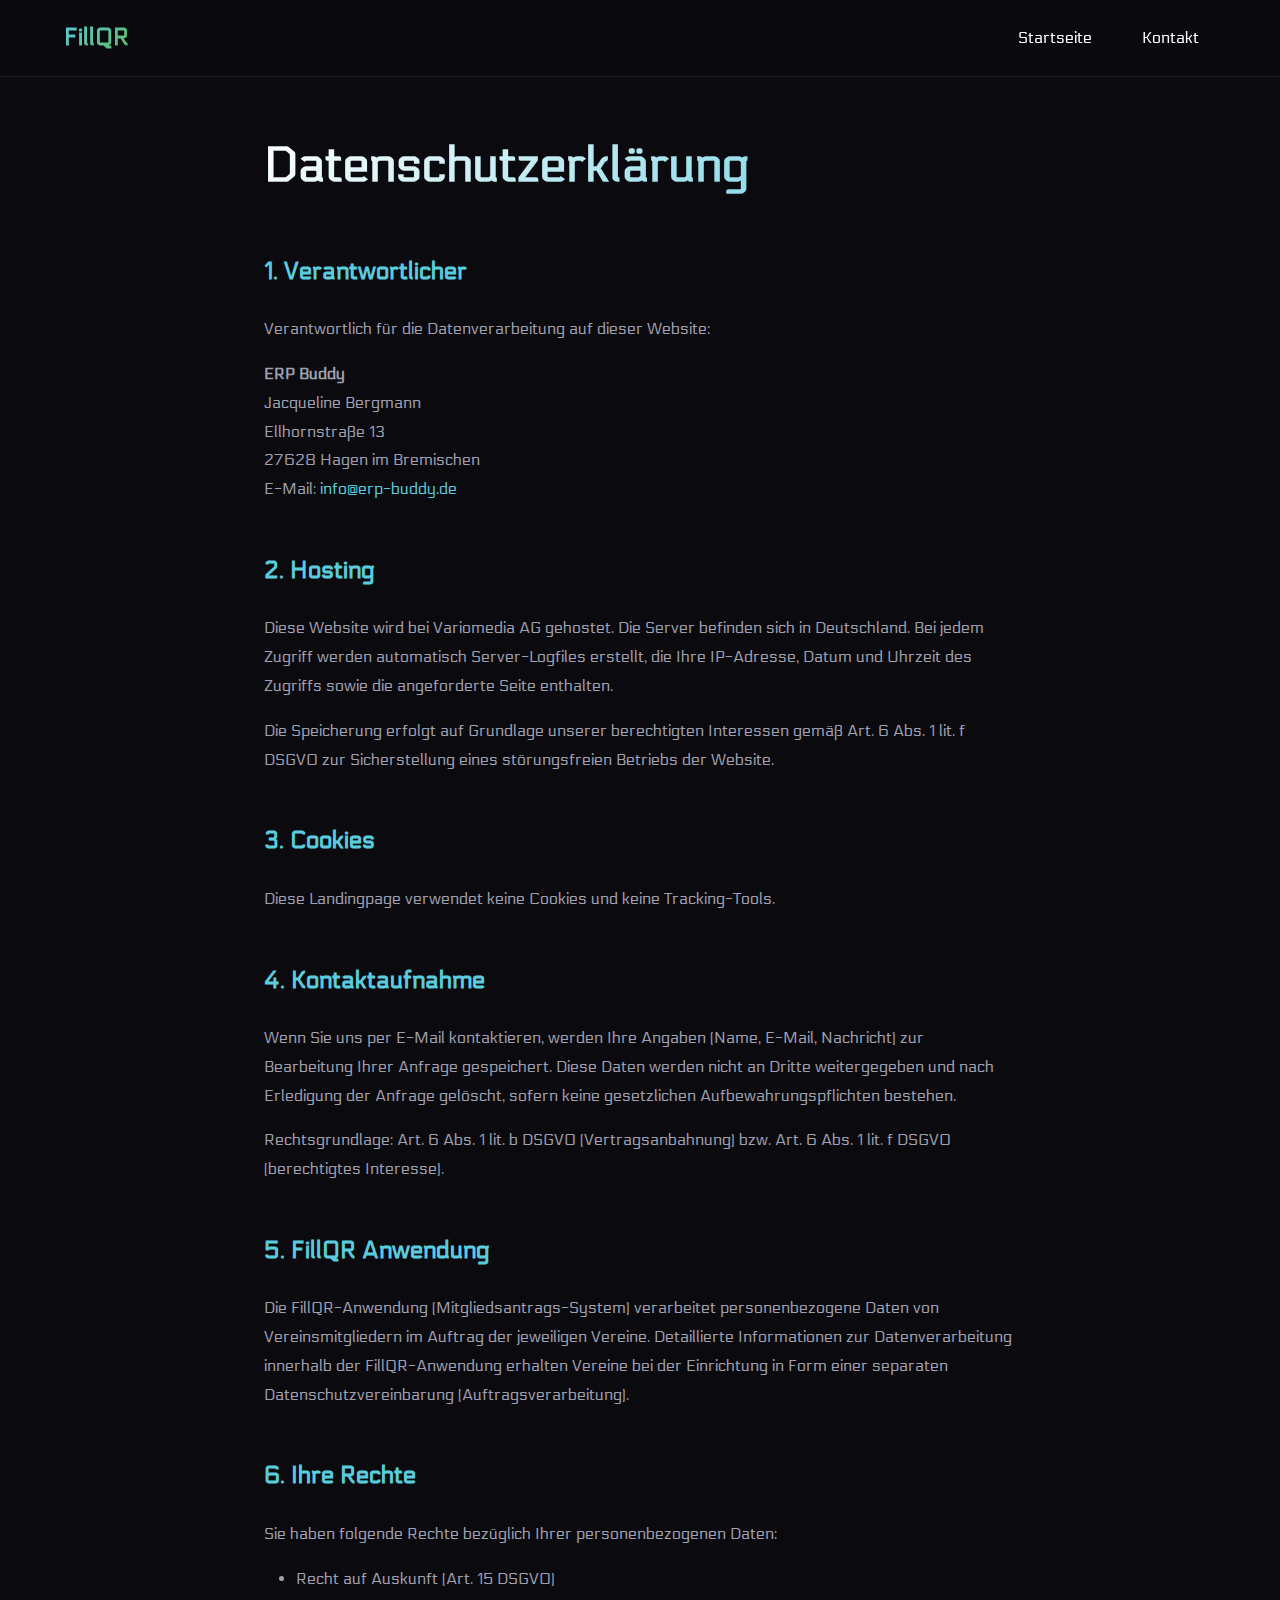
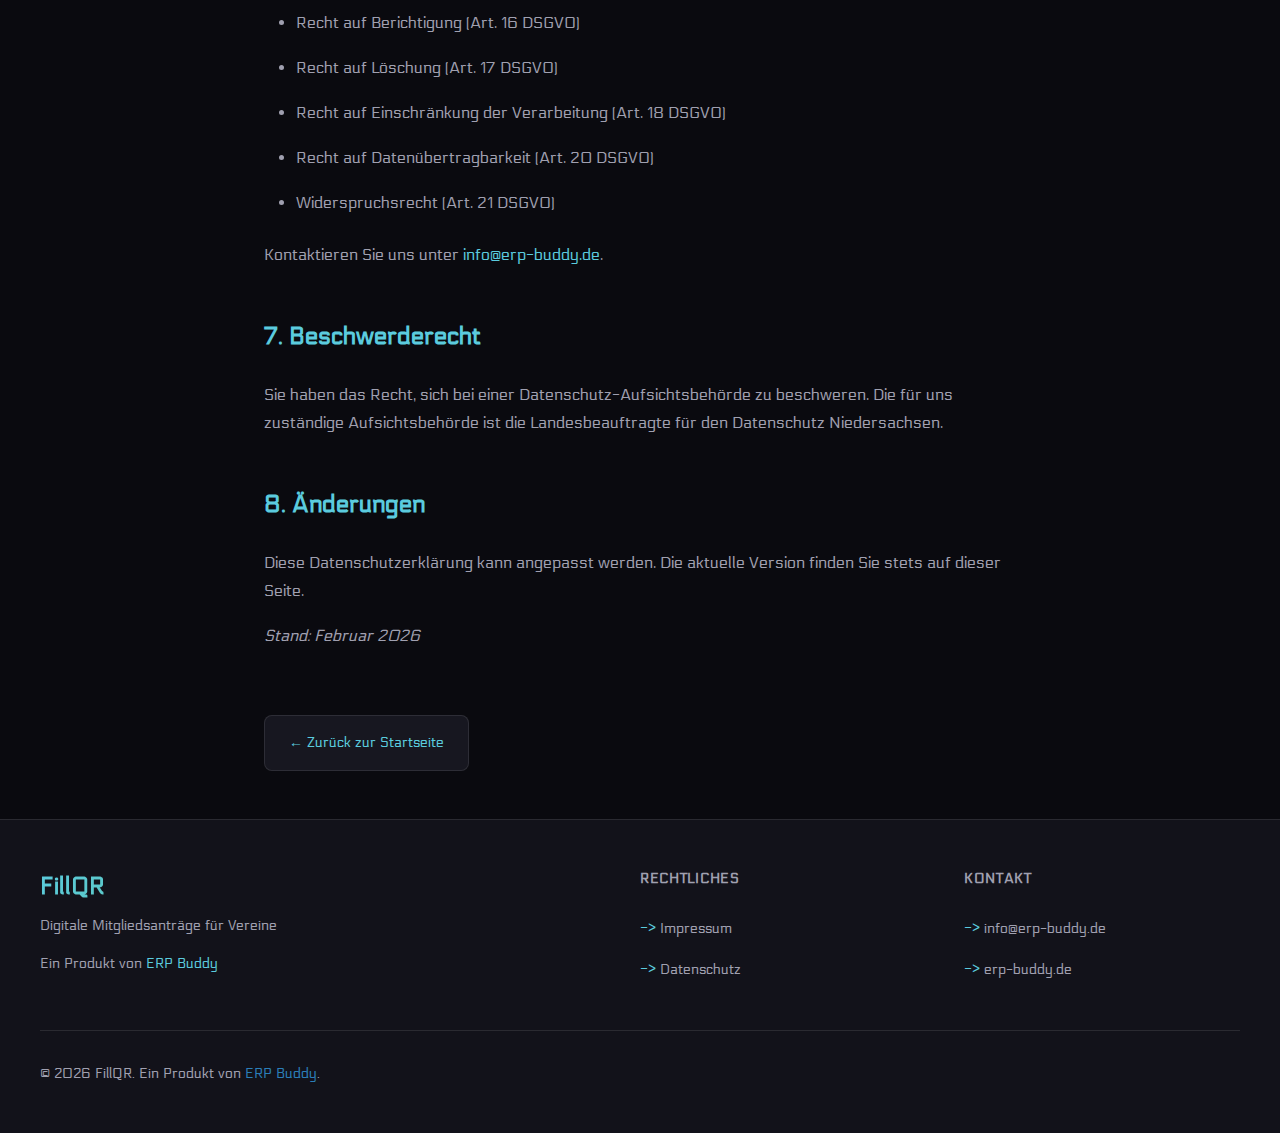
<file: datenschutz.html>
<!DOCTYPE html>
<html lang="de">
<head>
    <meta charset="UTF-8">
    <meta name="viewport" content="width=device-width, initial-scale=1.0">
    <title>Datenschutz | FillQR</title>
    <meta name="robots" content="noindex">
    <link rel="icon" type="image/svg+xml" href="data:image/svg+xml,<svg xmlns='http://www.w3.org/2000/svg' viewBox='0 0 100 100'><text y='.9em' font-size='90'>📱</text></svg>">
    <link rel="stylesheet" href="css/style.css">
</head>
<body>
    <!-- Header -->
    <header class="header">
        <div class="header__container">
            <a href="/" class="header__logo">
                <span class="header__logo-text">FillQR</span>
            </a>
            <button class="header__menu-btn" aria-label="Menü öffnen" aria-expanded="false">
                <span class="header__menu-icon"></span>
            </button>
            <nav class="header__nav" aria-label="Hauptnavigation">
                <ul class="header__nav-list">
                    <li class="header__nav-item">
                        <a href="/" class="header__nav-link">Startseite</a>
                    </li>
                    <li class="header__nav-item">
                        <a href="/#kontakt" class="header__nav-link">Kontakt</a>
                    </li>
                </ul>
            </nav>
        </div>
    </header>

    <main>
        <article class="legal">
            <h1>Datenschutzerklärung</h1>

            <h2>1. Verantwortlicher</h2>
            <p>
                Verantwortlich für die Datenverarbeitung auf dieser Website:
            </p>
            <p>
                <strong>ERP Buddy</strong><br>
                Jacqueline Bergmann<br>
                Ellhornstraße 13<br>
                27628 Hagen im Bremischen<br>
                E-Mail: <a href="mailto:info@erp-buddy.de">info@erp-buddy.de</a>
            </p>

            <h2>2. Hosting</h2>
            <p>
                Diese Website wird bei Variomedia AG gehostet. Die Server befinden sich in Deutschland.
                Bei jedem Zugriff werden automatisch Server-Logfiles erstellt, die Ihre IP-Adresse,
                Datum und Uhrzeit des Zugriffs sowie die angeforderte Seite enthalten.
            </p>
            <p>
                Die Speicherung erfolgt auf Grundlage unserer berechtigten Interessen gemäß Art. 6 Abs. 1 lit. f DSGVO
                zur Sicherstellung eines störungsfreien Betriebs der Website.
            </p>

            <h2>3. Cookies</h2>
            <p>
                Diese Landingpage verwendet keine Cookies und keine Tracking-Tools.
            </p>

            <h2>4. Kontaktaufnahme</h2>
            <p>
                Wenn Sie uns per E-Mail kontaktieren, werden Ihre Angaben (Name, E-Mail, Nachricht)
                zur Bearbeitung Ihrer Anfrage gespeichert. Diese Daten werden nicht an Dritte weitergegeben
                und nach Erledigung der Anfrage gelöscht, sofern keine gesetzlichen Aufbewahrungspflichten bestehen.
            </p>
            <p>
                Rechtsgrundlage: Art. 6 Abs. 1 lit. b DSGVO (Vertragsanbahnung) bzw. Art. 6 Abs. 1 lit. f DSGVO (berechtigtes Interesse).
            </p>

            <h2>5. FillQR Anwendung</h2>
            <p>
                Die FillQR-Anwendung (Mitgliedsantrags-System) verarbeitet personenbezogene Daten
                von Vereinsmitgliedern im Auftrag der jeweiligen Vereine. Detaillierte Informationen
                zur Datenverarbeitung innerhalb der FillQR-Anwendung erhalten Vereine bei der Einrichtung
                in Form einer separaten Datenschutzvereinbarung (Auftragsverarbeitung).
            </p>

            <h2>6. Ihre Rechte</h2>
            <p>Sie haben folgende Rechte bezüglich Ihrer personenbezogenen Daten:</p>
            <ul>
                <li>Recht auf Auskunft (Art. 15 DSGVO)</li>
                <li>Recht auf Berichtigung (Art. 16 DSGVO)</li>
                <li>Recht auf Löschung (Art. 17 DSGVO)</li>
                <li>Recht auf Einschränkung der Verarbeitung (Art. 18 DSGVO)</li>
                <li>Recht auf Datenübertragbarkeit (Art. 20 DSGVO)</li>
                <li>Widerspruchsrecht (Art. 21 DSGVO)</li>
            </ul>
            <p>
                Kontaktieren Sie uns unter <a href="mailto:info@erp-buddy.de">info@erp-buddy.de</a>.
            </p>

            <h2>7. Beschwerderecht</h2>
            <p>
                Sie haben das Recht, sich bei einer Datenschutz-Aufsichtsbehörde zu beschweren.
                Die für uns zuständige Aufsichtsbehörde ist die Landesbeauftragte für den Datenschutz Niedersachsen.
            </p>

            <h2>8. Änderungen</h2>
            <p>
                Diese Datenschutzerklärung kann angepasst werden. Die aktuelle Version finden Sie
                stets auf dieser Seite.
            </p>
            <p><em>Stand: Februar 2026</em></p>

            <a href="/" class="legal__back">← Zurück zur Startseite</a>
        </article>
    </main>

    <!-- Footer -->
    <footer class="footer">
        <div class="footer__container">
            <div class="footer__grid">
                <div class="footer__brand">
                    <p class="footer__title">FillQR</p>
                    <p class="footer__tagline">Digitale Mitgliedsanträge für Vereine</p>
                    <p class="footer__note">Ein Produkt von <a href="https://erp-buddy.de">ERP Buddy</a></p>
                </div>
                <div class="footer__links">
                    <h4 class="footer__links-title">RECHTLICHES</h4>
                    <ul>
                        <li><a href="impressum.html">Impressum</a></li>
                        <li><a href="datenschutz.html">Datenschutz</a></li>
                    </ul>
                </div>
                <div class="footer__links">
                    <h4 class="footer__links-title">KONTAKT</h4>
                    <ul>
                        <li><a href="mailto:info@erp-buddy.de">info@erp-buddy.de</a></li>
                        <li><a href="https://erp-buddy.de" target="_blank" rel="noopener">erp-buddy.de</a></li>
                    </ul>
                </div>
            </div>
            <div class="footer__bottom">
                <p class="footer__copyright">© 2026 FillQR. Ein Produkt von <a href="https://erp-buddy.de">ERP Buddy</a>.</p>
            </div>
        </div>
    </footer>

    <script src="js/main.js"></script>
</body>
</html>
</file>
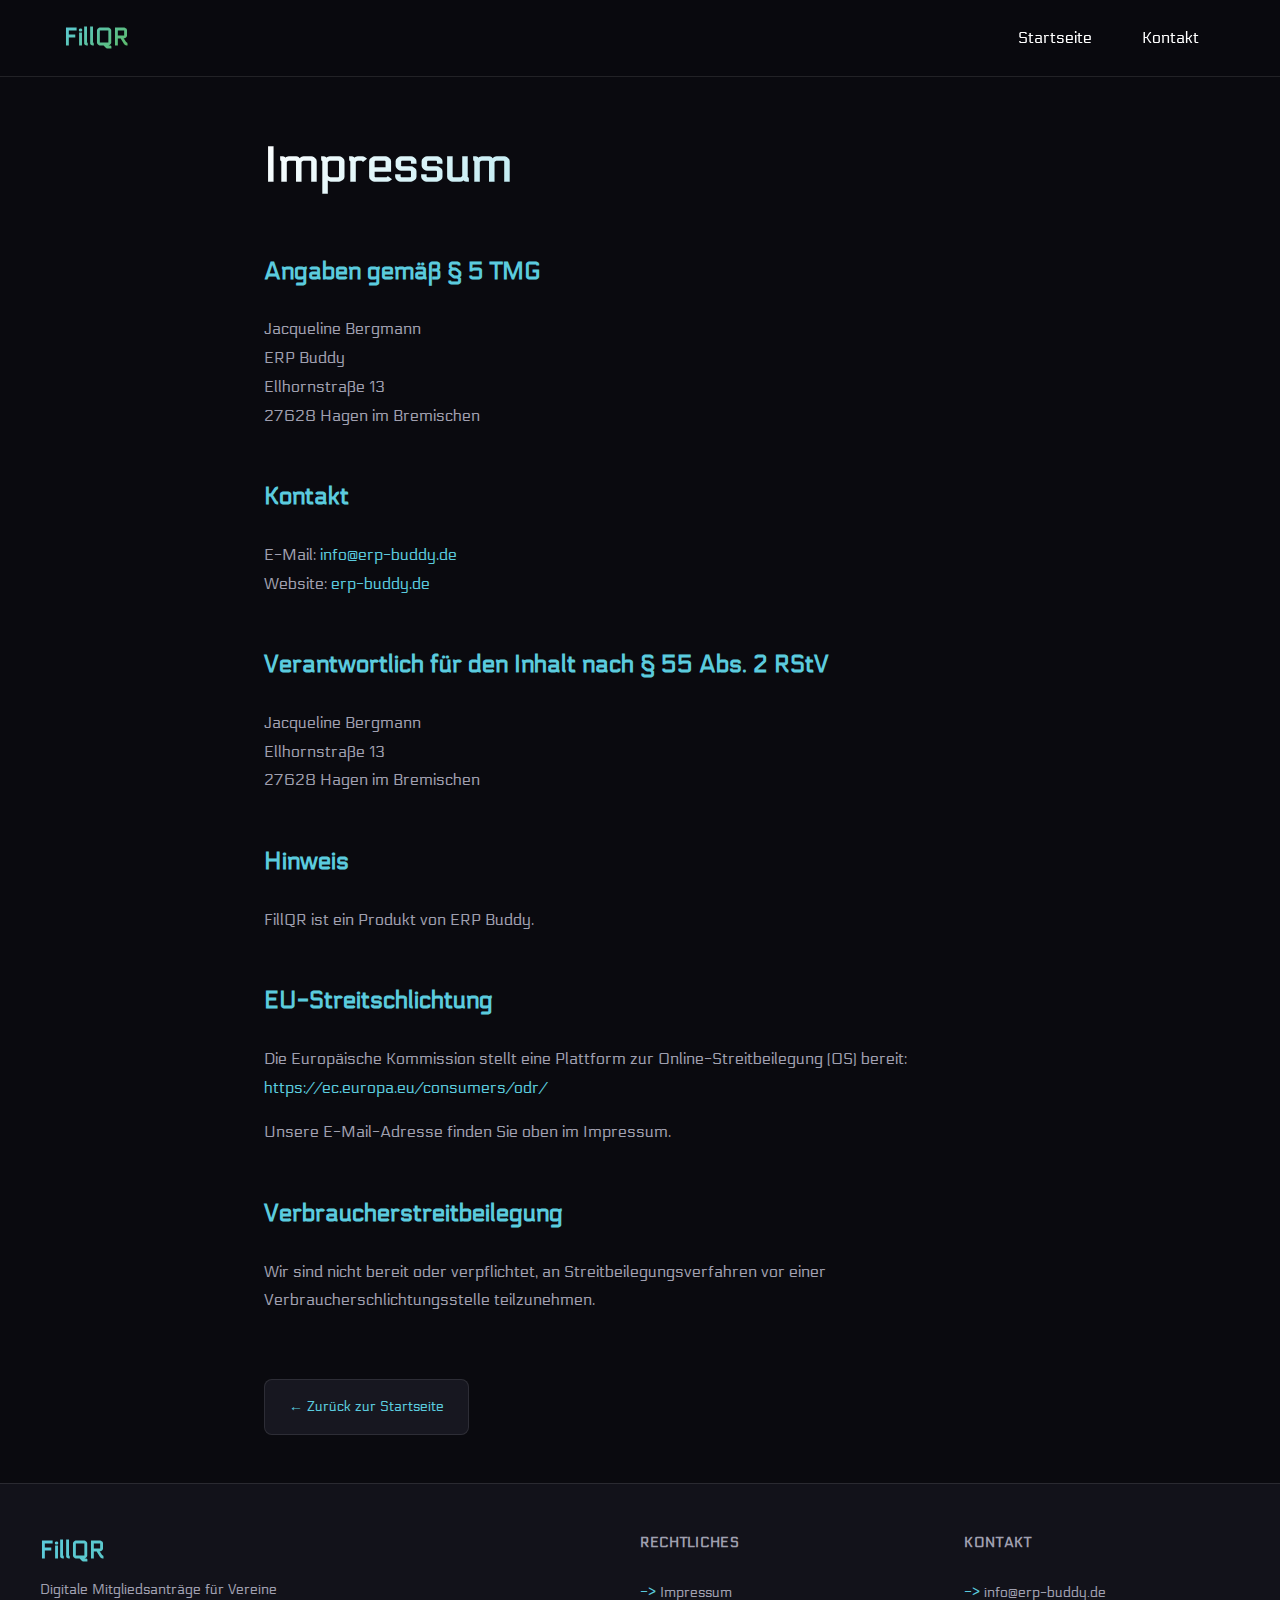
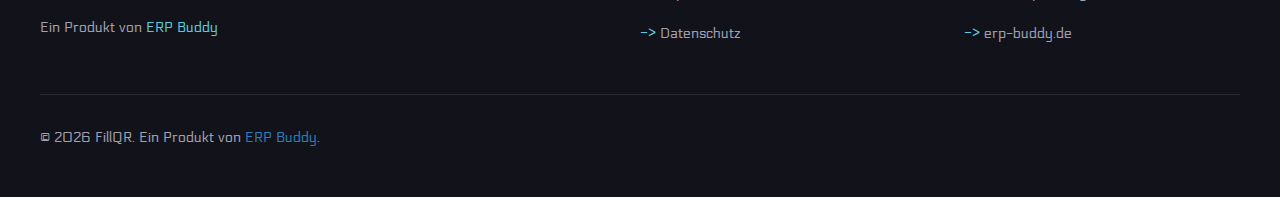
<file: impressum.html>
<!DOCTYPE html>
<html lang="de">
<head>
    <meta charset="UTF-8">
    <meta name="viewport" content="width=device-width, initial-scale=1.0">
    <title>Impressum | FillQR</title>
    <meta name="robots" content="noindex">
    <link rel="icon" type="image/png" href="images/favicon.png">
    <link rel="stylesheet" href="css/style.css">
</head>
<body>
    <!-- Header -->
    <header class="header">
        <div class="header__container">
            <a href="/" class="header__logo">
                <span class="header__logo-text">FillQR</span>
            </a>
            <button class="header__menu-btn" aria-label="Menü öffnen" aria-expanded="false">
                <span class="header__menu-icon"></span>
            </button>
            <nav class="header__nav" aria-label="Hauptnavigation">
                <ul class="header__nav-list">
                    <li class="header__nav-item">
                        <a href="/" class="header__nav-link">Startseite</a>
                    </li>
                    <li class="header__nav-item">
                        <a href="/#kontakt" class="header__nav-link">Kontakt</a>
                    </li>
                </ul>
            </nav>
        </div>
    </header>

    <main>
        <article class="legal">
            <h1>Impressum</h1>

            <h2>Angaben gemäß § 5 TMG</h2>
            <p>
                Jacqueline Bergmann<br>
                ERP Buddy<br>
                Ellhornstraße 13<br>
                27628 Hagen im Bremischen
            </p>

            <h2>Kontakt</h2>
            <p>
                E-Mail: <a href="mailto:info@erp-buddy.de">info@erp-buddy.de</a><br>
                Website: <a href="https://erp-buddy.de">erp-buddy.de</a>
            </p>

            <h2>Verantwortlich für den Inhalt nach § 55 Abs. 2 RStV</h2>
            <p>
                Jacqueline Bergmann<br>
                Ellhornstraße 13<br>
                27628 Hagen im Bremischen
            </p>

            <h2>Hinweis</h2>
            <p>
                FillQR ist ein Produkt von ERP Buddy.
            </p>

            <h2>EU-Streitschlichtung</h2>
            <p>
                Die Europäische Kommission stellt eine Plattform zur Online-Streitbeilegung (OS) bereit:
                <a href="https://ec.europa.eu/consumers/odr/" target="_blank" rel="noopener">https://ec.europa.eu/consumers/odr/</a>
            </p>
            <p>Unsere E-Mail-Adresse finden Sie oben im Impressum.</p>

            <h2>Verbraucherstreitbeilegung</h2>
            <p>
                Wir sind nicht bereit oder verpflichtet, an Streitbeilegungsverfahren vor einer
                Verbraucherschlichtungsstelle teilzunehmen.
            </p>

            <a href="/" class="legal__back">← Zurück zur Startseite</a>
        </article>
    </main>

    <!-- Footer -->
    <footer class="footer">
        <div class="footer__container">
            <div class="footer__grid">
                <div class="footer__brand">
                    <p class="footer__title">FillQR</p>
                    <p class="footer__tagline">Digitale Mitgliedsanträge für Vereine</p>
                    <p class="footer__note">Ein Produkt von <a href="https://erp-buddy.de">ERP Buddy</a></p>
                </div>
                <div class="footer__links">
                    <h4 class="footer__links-title">RECHTLICHES</h4>
                    <ul>
                        <li><a href="impressum">Impressum</a></li>
                        <li><a href="datenschutz">Datenschutz</a></li>
                    </ul>
                </div>
                <div class="footer__links">
                    <h4 class="footer__links-title">KONTAKT</h4>
                    <ul>
                        <li><a href="mailto:info@erp-buddy.de">info@erp-buddy.de</a></li>
                        <li><a href="https://erp-buddy.de" target="_blank" rel="noopener">erp-buddy.de</a></li>
                    </ul>
                </div>
            </div>
            <div class="footer__bottom">
                <p class="footer__copyright">© 2026 FillQR. Ein Produkt von <a href="https://erp-buddy.de">ERP Buddy</a>.</p>
            </div>
        </div>
    </footer>

    <script src="js/main.js"></script>
</body>
</html>
</file>
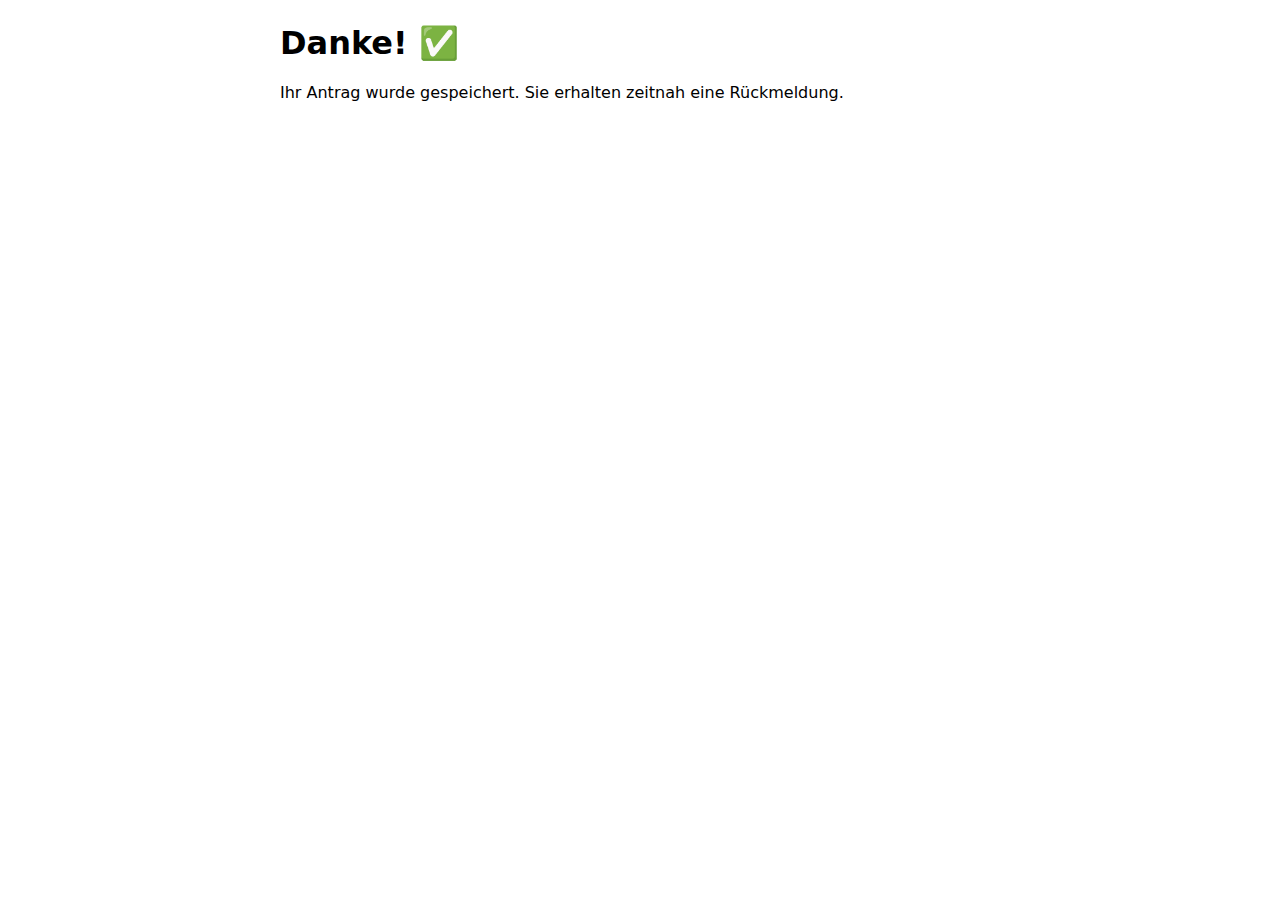
<file: app/public/thanks.html>
<!doctype html><meta charset="utf-8">
<title>Danke</title>
<body style="font-family:system-ui;max-width:720px;margin:24px auto;padding:0 16px">
  <h1>Danke! ✅</h1>
  <p>Ihr Antrag wurde gespeichert. Sie erhalten zeitnah eine Rückmeldung.</p>
</body>
</file>
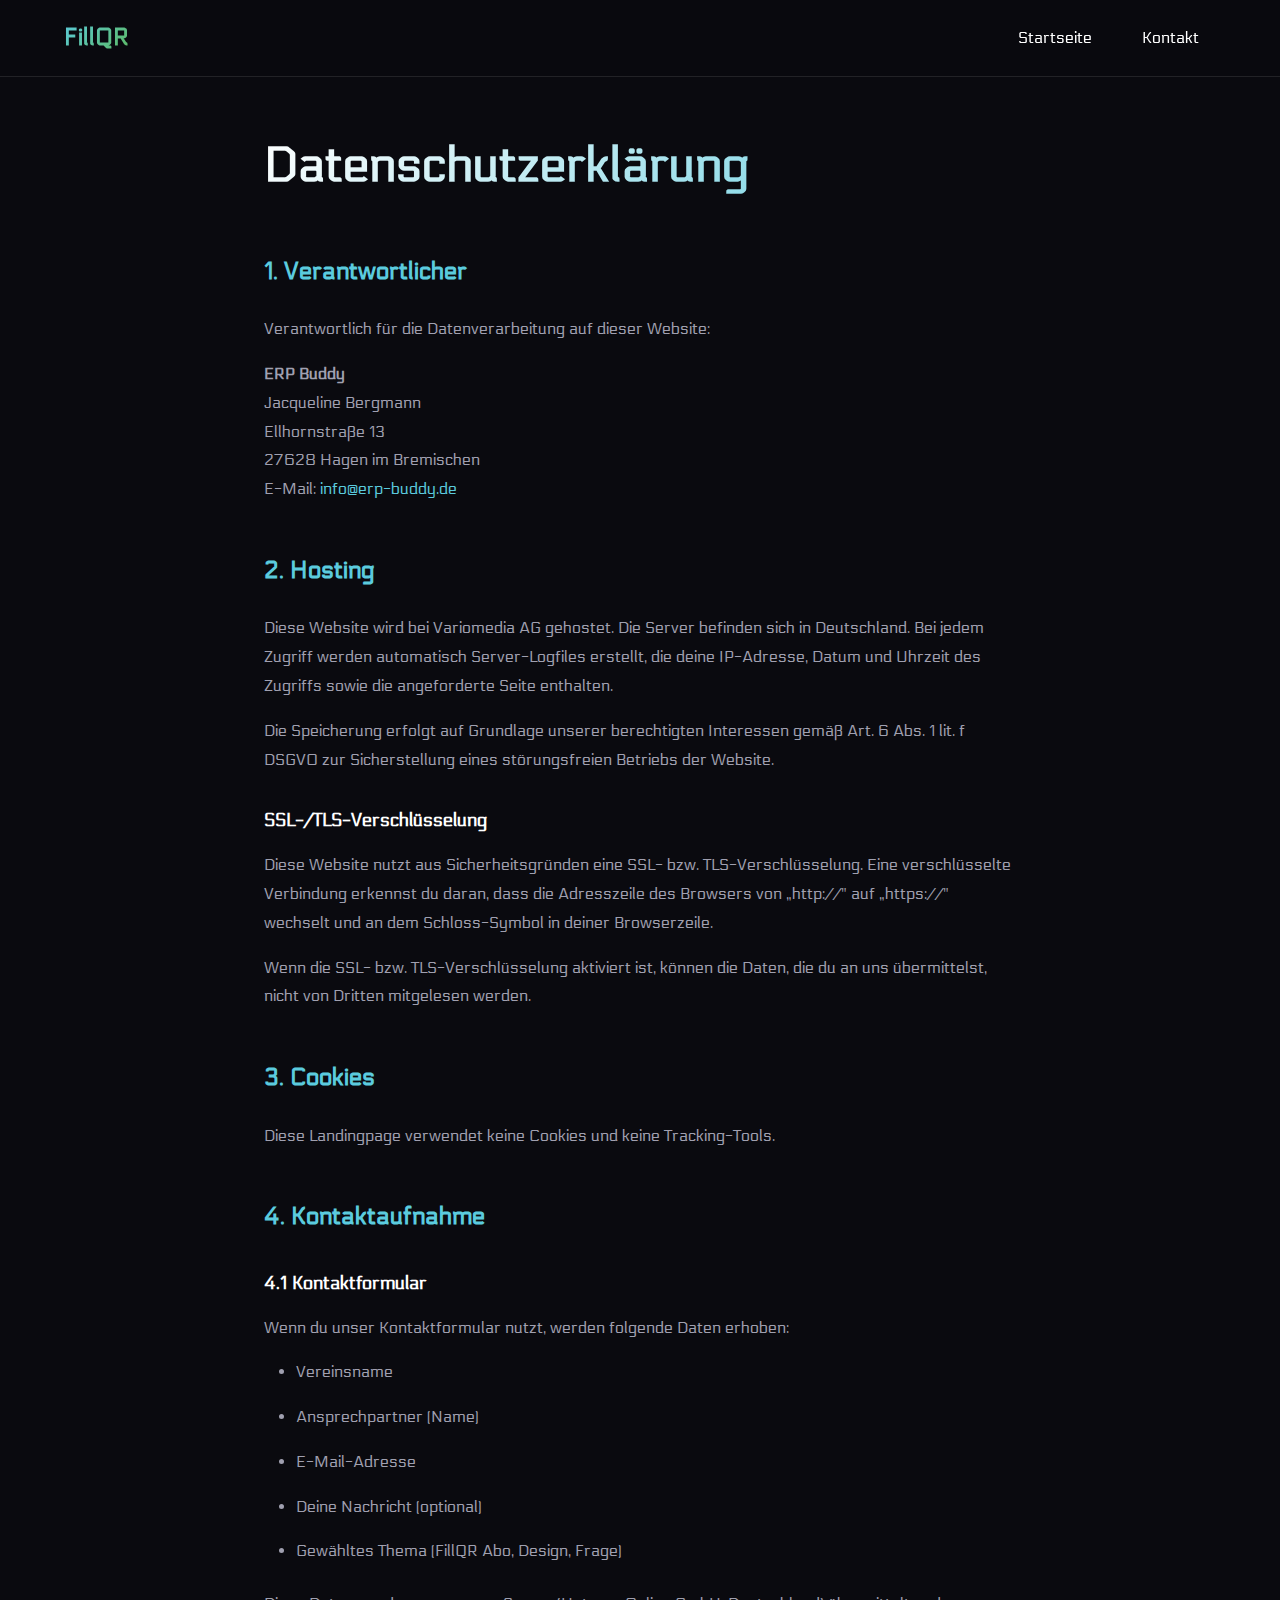
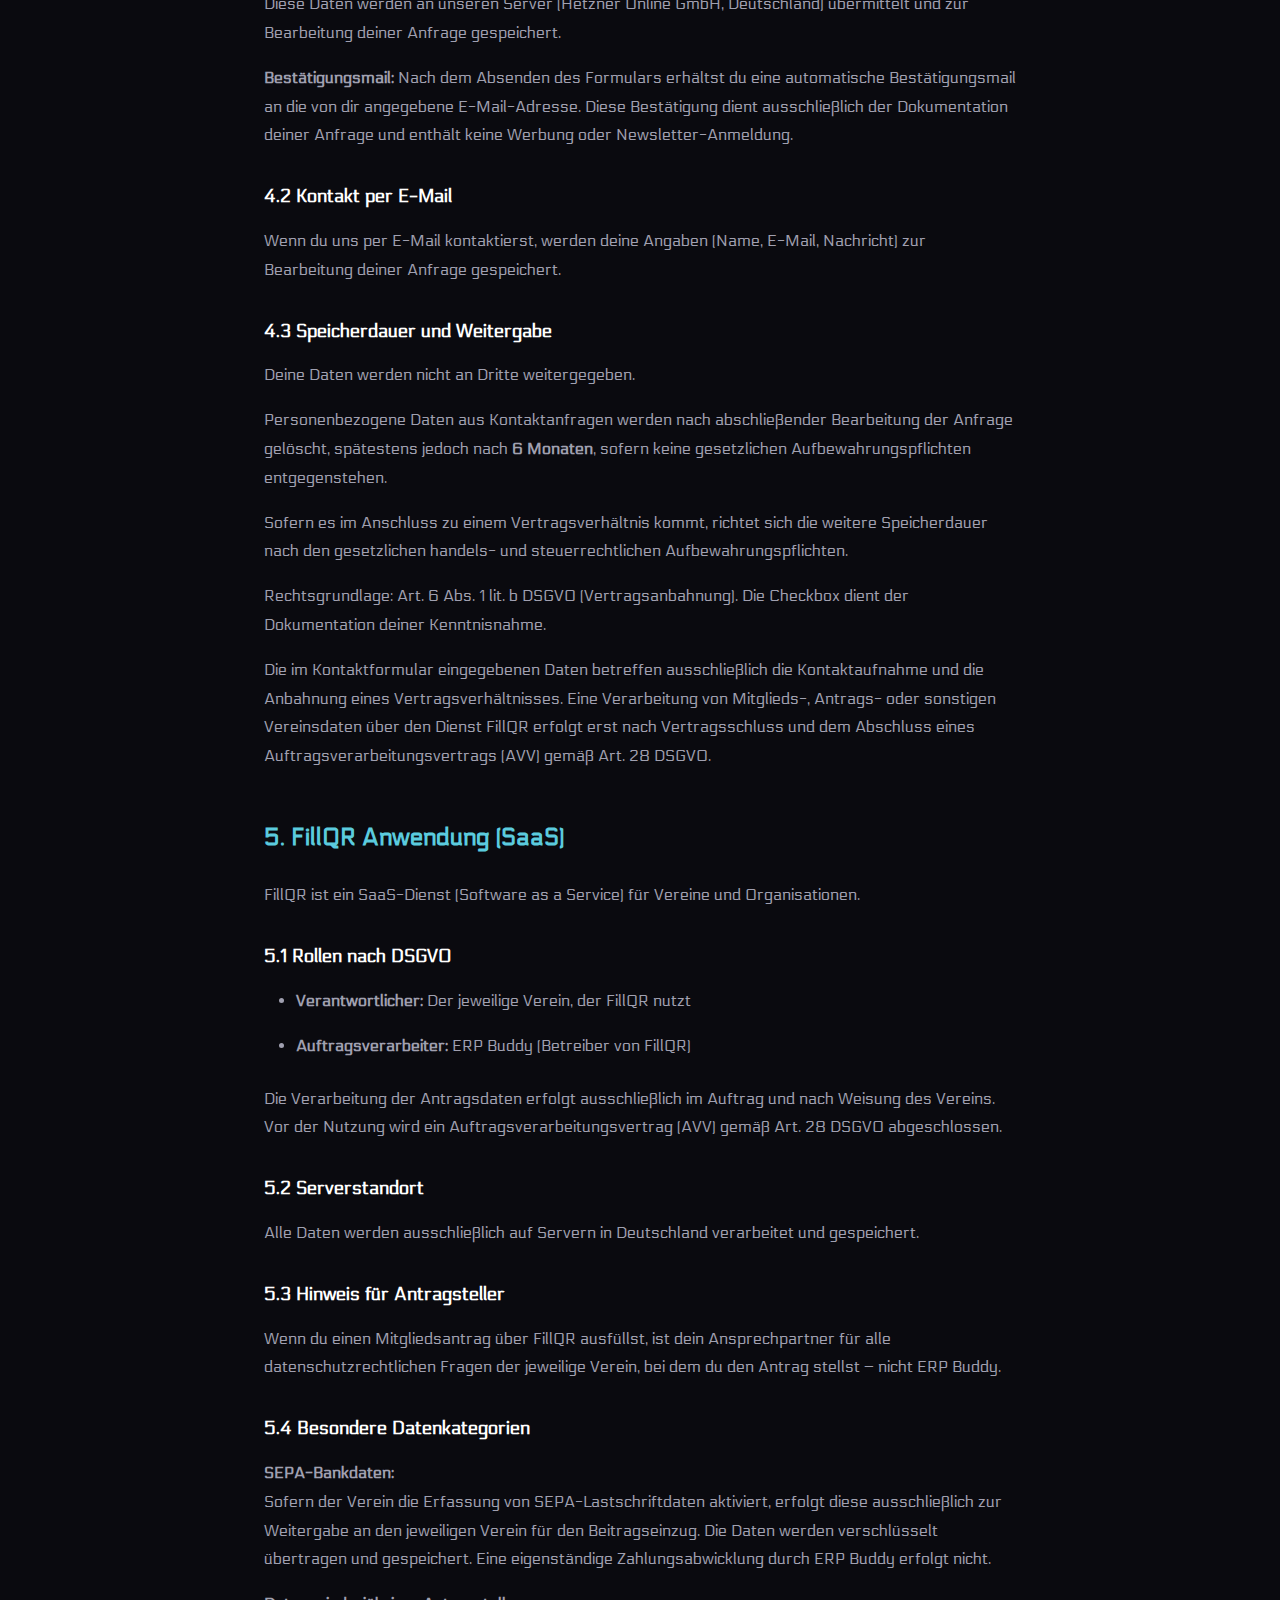
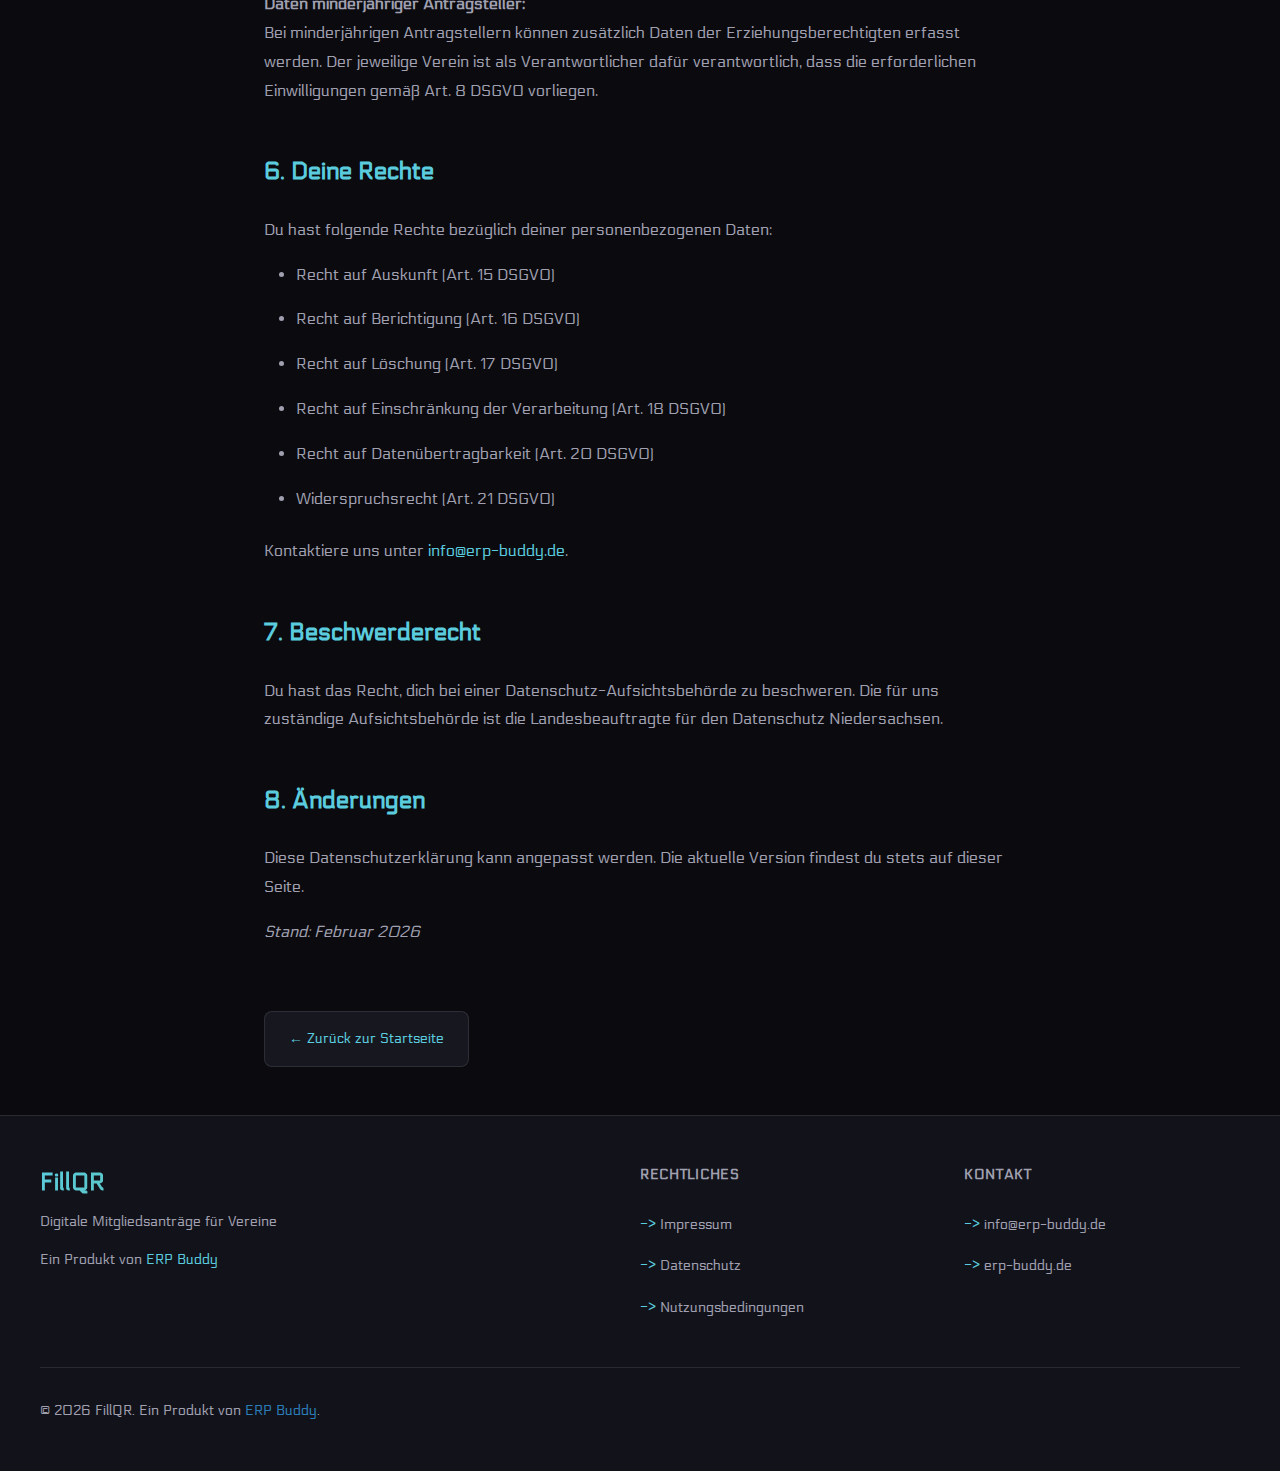
<file: landing/public/datenschutz.html>
<!DOCTYPE html>
<html lang="de">
<head>
    <meta charset="UTF-8">
    <meta name="viewport" content="width=device-width, initial-scale=1.0">
    <title>Datenschutz | FillQR</title>
    <meta name="robots" content="noindex">
    <link rel="icon" type="image/png" href="images/favicon.png">
    <link rel="stylesheet" href="css/style.css">
</head>
<body>
    <!-- Header -->
    <header class="header">
        <div class="header__container">
            <a href="/" class="header__logo">
                <span class="header__logo-text">FillQR</span>
            </a>
            <button class="header__menu-btn" aria-label="Menü öffnen" aria-expanded="false">
                <span class="header__menu-icon"></span>
            </button>
            <nav class="header__nav" aria-label="Hauptnavigation">
                <ul class="header__nav-list">
                    <li class="header__nav-item">
                        <a href="/" class="header__nav-link">Startseite</a>
                    </li>
                    <li class="header__nav-item">
                        <a href="/#kontakt" class="header__nav-link">Kontakt</a>
                    </li>
                </ul>
            </nav>
        </div>
    </header>

    <main>
        <article class="legal">
            <h1>Datenschutzerklärung</h1>

            <h2>1. Verantwortlicher</h2>
            <p>
                Verantwortlich für die Datenverarbeitung auf dieser Website:
            </p>
            <p>
                <strong>ERP Buddy</strong><br>
                Jacqueline Bergmann<br>
                Ellhornstraße 13<br>
                27628 Hagen im Bremischen<br>
                E-Mail: <a href="mailto:info@erp-buddy.de">info@erp-buddy.de</a>
            </p>

            <h2>2. Hosting</h2>
            <p>
                Diese Website wird bei Variomedia AG gehostet. Die Server befinden sich in Deutschland.
                Bei jedem Zugriff werden automatisch Server-Logfiles erstellt, die deine IP-Adresse,
                Datum und Uhrzeit des Zugriffs sowie die angeforderte Seite enthalten.
            </p>
            <p>
                Die Speicherung erfolgt auf Grundlage unserer berechtigten Interessen gemäß Art. 6 Abs. 1 lit. f DSGVO
                zur Sicherstellung eines störungsfreien Betriebs der Website.
            </p>
            <h3>SSL-/TLS-Verschlüsselung</h3>
            <p>
                Diese Website nutzt aus Sicherheitsgründen eine SSL- bzw. TLS-Verschlüsselung.
                Eine verschlüsselte Verbindung erkennst du daran, dass die Adresszeile des
                Browsers von „http://" auf „https://" wechselt und an dem Schloss-Symbol
                in deiner Browserzeile.
            </p>
            <p>
                Wenn die SSL- bzw. TLS-Verschlüsselung aktiviert ist, können die Daten, die du
                an uns übermittelst, nicht von Dritten mitgelesen werden.
            </p>

            <h2>3. Cookies</h2>
            <p>
                Diese Landingpage verwendet keine Cookies und keine Tracking-Tools.
            </p>

            <h2>4. Kontaktaufnahme</h2>
            <h3>4.1 Kontaktformular</h3>
            <p>
                Wenn du unser Kontaktformular nutzt, werden folgende Daten erhoben:
            </p>
            <ul>
                <li>Vereinsname</li>
                <li>Ansprechpartner (Name)</li>
                <li>E-Mail-Adresse</li>
                <li>Deine Nachricht (optional)</li>
                <li>Gewähltes Thema (FillQR Abo, Design, Frage)</li>
            </ul>
            <p>
                Diese Daten werden an unseren Server (Hetzner Online GmbH, Deutschland) übermittelt
                und zur Bearbeitung deiner Anfrage gespeichert.
            </p>
            <p>
                <strong>Bestätigungsmail:</strong> Nach dem Absenden des Formulars erhältst du eine
                automatische Bestätigungsmail an die von dir angegebene E-Mail-Adresse. Diese
                Bestätigung dient ausschließlich der Dokumentation deiner Anfrage und enthält
                keine Werbung oder Newsletter-Anmeldung.
            </p>
            <h3>4.2 Kontakt per E-Mail</h3>
            <p>
                Wenn du uns per E-Mail kontaktierst, werden deine Angaben (Name, E-Mail, Nachricht)
                zur Bearbeitung deiner Anfrage gespeichert.
            </p>
            <h3>4.3 Speicherdauer und Weitergabe</h3>
            <p>
                Deine Daten werden nicht an Dritte weitergegeben.
            </p>
            <p>
                Personenbezogene Daten aus Kontaktanfragen werden nach abschließender Bearbeitung
                der Anfrage gelöscht, spätestens jedoch nach <strong>6 Monaten</strong>, sofern
                keine gesetzlichen Aufbewahrungspflichten entgegenstehen.
            </p>
            <p>
                Sofern es im Anschluss zu einem Vertragsverhältnis kommt, richtet sich die weitere
                Speicherdauer nach den gesetzlichen handels- und steuerrechtlichen
                Aufbewahrungspflichten.
            </p>
            <p>
                Rechtsgrundlage: Art. 6 Abs. 1 lit. b DSGVO (Vertragsanbahnung). Die Checkbox dient der Dokumentation deiner Kenntnisnahme.
            </p>
            <p>
                Die im Kontaktformular eingegebenen Daten betreffen ausschließlich die Kontaktaufnahme
                und die Anbahnung eines Vertragsverhältnisses. Eine Verarbeitung von Mitglieds-,
                Antrags- oder sonstigen Vereinsdaten über den Dienst FillQR erfolgt erst nach
                Vertragsschluss und dem Abschluss eines Auftragsverarbeitungsvertrags (AVV) gemäß
                Art. 28 DSGVO.
            </p>

            <h2>5. FillQR Anwendung (SaaS)</h2>
            <p>
                FillQR ist ein SaaS-Dienst (Software as a Service) für Vereine und Organisationen.
            </p>
            <h3>5.1 Rollen nach DSGVO</h3>
            <ul>
                <li><strong>Verantwortlicher:</strong> Der jeweilige Verein, der FillQR nutzt</li>
                <li><strong>Auftragsverarbeiter:</strong> ERP Buddy (Betreiber von FillQR)</li>
            </ul>
            <p>
                Die Verarbeitung der Antragsdaten erfolgt ausschließlich im Auftrag und nach
                Weisung des Vereins. Vor der Nutzung wird ein Auftragsverarbeitungsvertrag (AVV)
                gemäß Art. 28 DSGVO abgeschlossen.
            </p>
            <h3>5.2 Serverstandort</h3>
            <p>
                Alle Daten werden ausschließlich auf Servern in Deutschland verarbeitet und gespeichert.
            </p>
            <h3>5.3 Hinweis für Antragsteller</h3>
            <p>
                Wenn du einen Mitgliedsantrag über FillQR ausfüllst, ist dein Ansprechpartner
                für alle datenschutzrechtlichen Fragen der jeweilige Verein, bei dem du den
                Antrag stellst – nicht ERP Buddy.
            </p>
            <h3>5.4 Besondere Datenkategorien</h3>
            <p>
                <strong>SEPA-Bankdaten:</strong><br>
                Sofern der Verein die Erfassung von SEPA-Lastschriftdaten aktiviert, erfolgt
                diese ausschließlich zur Weitergabe an den jeweiligen Verein für den
                Beitragseinzug. Die Daten werden verschlüsselt übertragen und gespeichert.
                Eine eigenständige Zahlungsabwicklung durch ERP Buddy erfolgt nicht.
            </p>
            <p>
                <strong>Daten minderjähriger Antragsteller:</strong><br>
                Bei minderjährigen Antragstellern können zusätzlich Daten der
                Erziehungsberechtigten erfasst werden. Der jeweilige Verein ist als
                Verantwortlicher dafür verantwortlich, dass die erforderlichen
                Einwilligungen gemäß Art. 8 DSGVO vorliegen.
            </p>

            <h2>6. Deine Rechte</h2>
            <p>Du hast folgende Rechte bezüglich deiner personenbezogenen Daten:</p>
            <ul>
                <li>Recht auf Auskunft (Art. 15 DSGVO)</li>
                <li>Recht auf Berichtigung (Art. 16 DSGVO)</li>
                <li>Recht auf Löschung (Art. 17 DSGVO)</li>
                <li>Recht auf Einschränkung der Verarbeitung (Art. 18 DSGVO)</li>
                <li>Recht auf Datenübertragbarkeit (Art. 20 DSGVO)</li>
                <li>Widerspruchsrecht (Art. 21 DSGVO)</li>
            </ul>
            <p>
                Kontaktiere uns unter <a href="mailto:info@erp-buddy.de">info@erp-buddy.de</a>.
            </p>

            <h2>7. Beschwerderecht</h2>
            <p>
                Du hast das Recht, dich bei einer Datenschutz-Aufsichtsbehörde zu beschweren.
                Die für uns zuständige Aufsichtsbehörde ist die Landesbeauftragte für den Datenschutz Niedersachsen.
            </p>

            <h2>8. Änderungen</h2>
            <p>
                Diese Datenschutzerklärung kann angepasst werden. Die aktuelle Version findest du
                stets auf dieser Seite.
            </p>
            <p><em>Stand: Februar 2026</em></p>

            <a href="/" class="legal__back">← Zurück zur Startseite</a>
        </article>
    </main>

    <!-- Footer -->
    <footer class="footer">
        <div class="footer__container">
            <div class="footer__grid">
                <div class="footer__brand">
                    <p class="footer__title">FillQR</p>
                    <p class="footer__tagline">Digitale Mitgliedsanträge für Vereine</p>
                    <p class="footer__note">Ein Produkt von <a href="https://erp-buddy.de">ERP Buddy</a></p>
                </div>
                <div class="footer__links">
                    <h4 class="footer__links-title">RECHTLICHES</h4>
                    <ul>
                        <li><a href="impressum.html">Impressum</a></li>
                        <li><a href="datenschutz.html">Datenschutz</a></li>
                        <li><a href="nutzungsbedingungen.html">Nutzungsbedingungen</a></li>
                    </ul>
                </div>
                <div class="footer__links">
                    <h4 class="footer__links-title">KONTAKT</h4>
                    <ul>
                        <li><a href="mailto:info@erp-buddy.de">info@erp-buddy.de</a></li>
                        <li><a href="https://erp-buddy.de" target="_blank" rel="noopener">erp-buddy.de</a></li>
                    </ul>
                </div>
            </div>
            <div class="footer__bottom">
                <p class="footer__copyright">© 2026 FillQR. Ein Produkt von <a href="https://erp-buddy.de">ERP Buddy</a>.</p>
            </div>
        </div>
    </footer>

    <script src="js/main.js"></script>
</body>
</html>
</file>
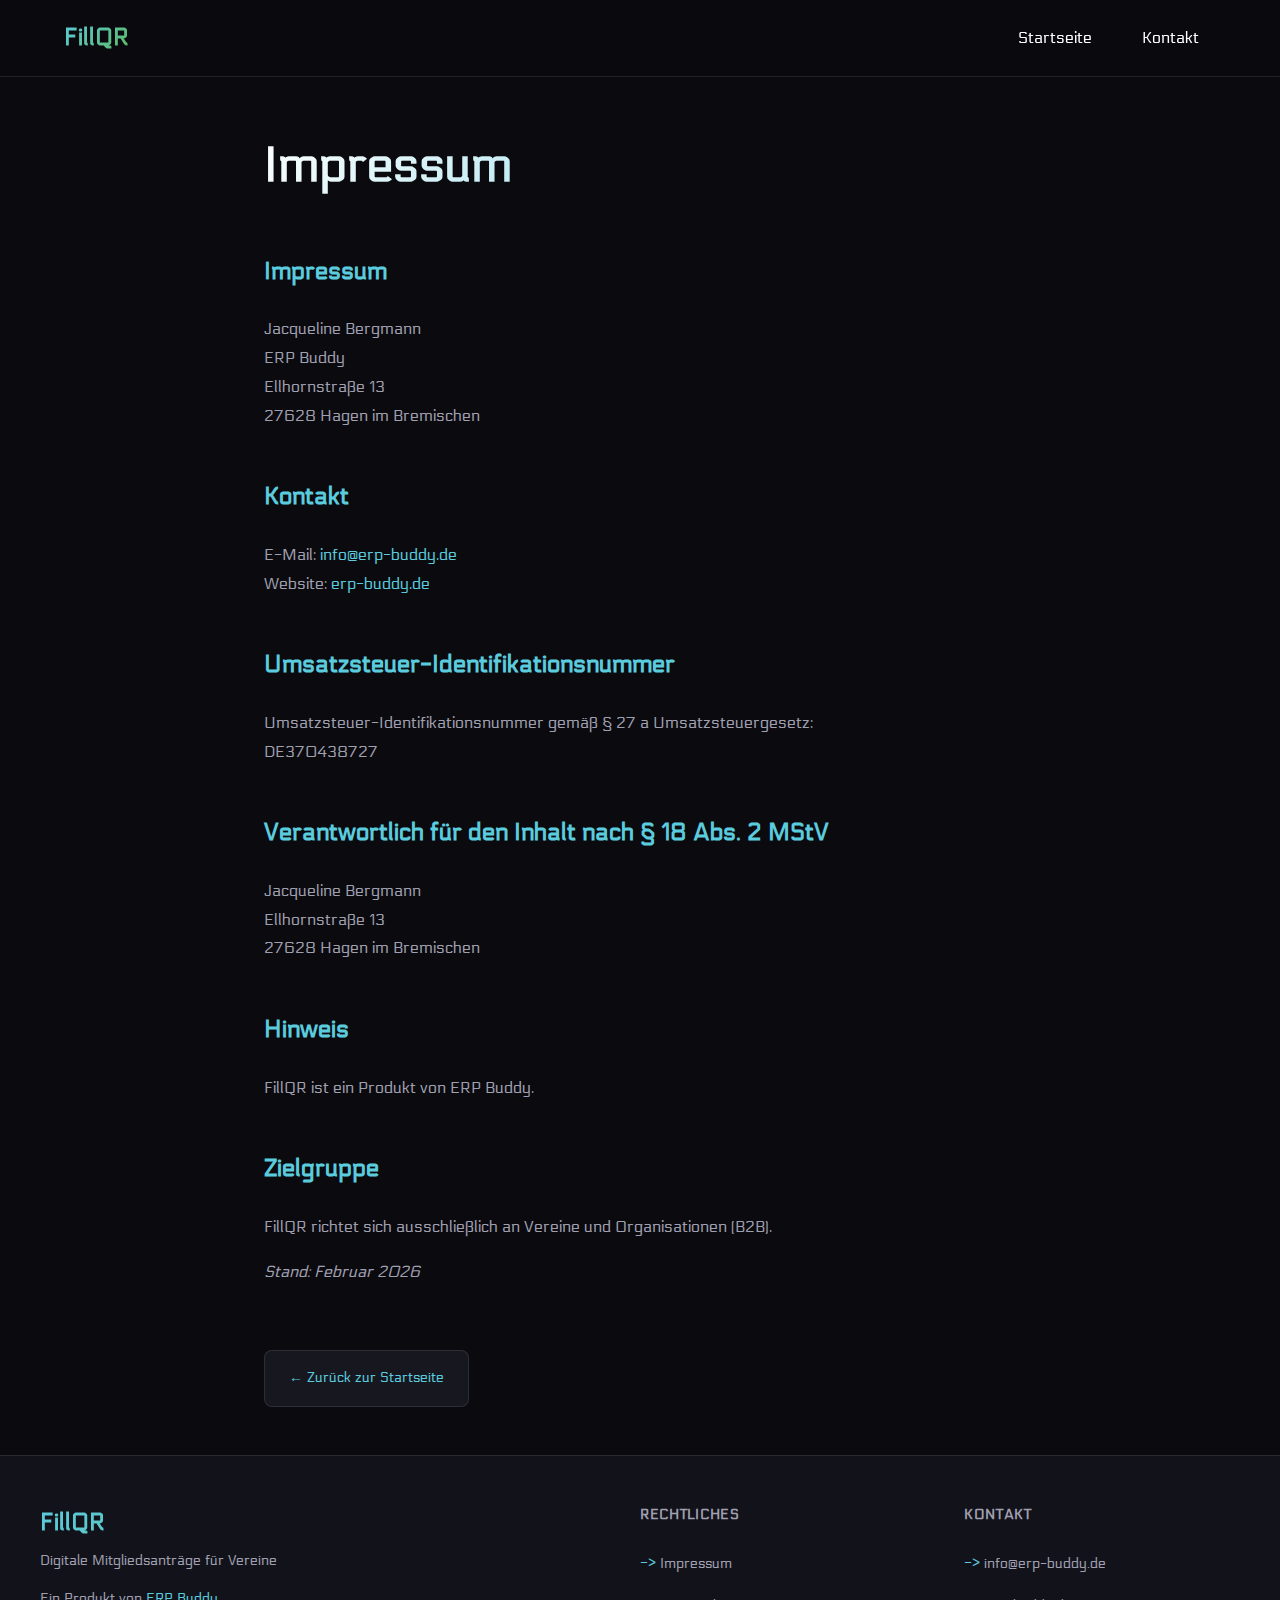
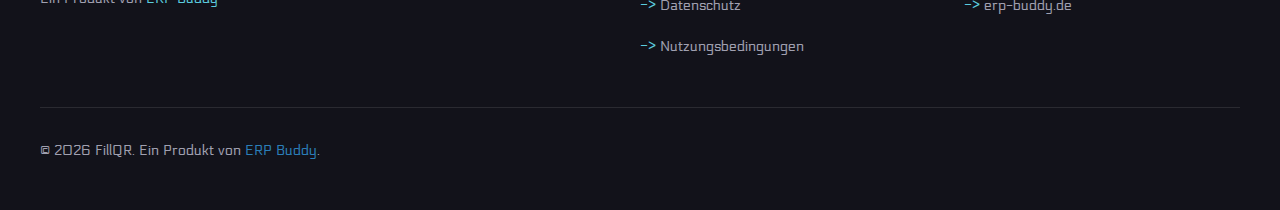
<file: landing/public/impressum.html>
<!DOCTYPE html>
<html lang="de">
<head>
    <meta charset="UTF-8">
    <meta name="viewport" content="width=device-width, initial-scale=1.0">
    <title>Impressum | FillQR</title>
    <meta name="robots" content="noindex">
    <link rel="icon" type="image/png" href="images/favicon.png">
    <link rel="stylesheet" href="css/style.css">
</head>
<body>
    <!-- Header -->
    <header class="header">
        <div class="header__container">
            <a href="/" class="header__logo">
                <span class="header__logo-text">FillQR</span>
            </a>
            <button class="header__menu-btn" aria-label="Menü öffnen" aria-expanded="false">
                <span class="header__menu-icon"></span>
            </button>
            <nav class="header__nav" aria-label="Hauptnavigation">
                <ul class="header__nav-list">
                    <li class="header__nav-item">
                        <a href="/" class="header__nav-link">Startseite</a>
                    </li>
                    <li class="header__nav-item">
                        <a href="/#kontakt" class="header__nav-link">Kontakt</a>
                    </li>
                </ul>
            </nav>
        </div>
    </header>

    <main>
        <article class="legal">
            <h1>Impressum</h1>

            <h2>Impressum</h2>
            <p>
                Jacqueline Bergmann<br>
                ERP Buddy<br>
                Ellhornstraße 13<br>
                27628 Hagen im Bremischen
            </p>

            <h2>Kontakt</h2>
            <p>
                E-Mail: <a href="mailto:info@erp-buddy.de">info@erp-buddy.de</a><br>
                Website: <a href="https://erp-buddy.de">erp-buddy.de</a>
            </p>

            <h2>Umsatzsteuer-Identifikationsnummer</h2>
            <p>
                Umsatzsteuer-Identifikationsnummer gemäß § 27 a Umsatzsteuergesetz:<br>
                DE370438727
            </p>

            <h2>Verantwortlich für den Inhalt nach § 18 Abs. 2 MStV</h2>
            <p>
                Jacqueline Bergmann<br>
                Ellhornstraße 13<br>
                27628 Hagen im Bremischen
            </p>

            <h2>Hinweis</h2>
            <p>
                FillQR ist ein Produkt von ERP Buddy.
            </p>

            <h2>Zielgruppe</h2>
            <p>
                FillQR richtet sich ausschließlich an Vereine und Organisationen (B2B).
            </p>

            <p><em>Stand: Februar 2026</em></p>

            <a href="/" class="legal__back">← Zurück zur Startseite</a>
        </article>
    </main>

    <!-- Footer -->
    <footer class="footer">
        <div class="footer__container">
            <div class="footer__grid">
                <div class="footer__brand">
                    <p class="footer__title">FillQR</p>
                    <p class="footer__tagline">Digitale Mitgliedsanträge für Vereine</p>
                    <p class="footer__note">Ein Produkt von <a href="https://erp-buddy.de">ERP Buddy</a></p>
                </div>
                <div class="footer__links">
                    <h4 class="footer__links-title">RECHTLICHES</h4>
                    <ul>
                        <li><a href="impressum.html">Impressum</a></li>
                        <li><a href="datenschutz.html">Datenschutz</a></li>
                        <li><a href="nutzungsbedingungen.html">Nutzungsbedingungen</a></li>
                    </ul>
                </div>
                <div class="footer__links">
                    <h4 class="footer__links-title">KONTAKT</h4>
                    <ul>
                        <li><a href="mailto:info@erp-buddy.de">info@erp-buddy.de</a></li>
                        <li><a href="https://erp-buddy.de" target="_blank" rel="noopener">erp-buddy.de</a></li>
                    </ul>
                </div>
            </div>
            <div class="footer__bottom">
                <p class="footer__copyright">© 2026 FillQR. Ein Produkt von <a href="https://erp-buddy.de">ERP Buddy</a>.</p>
            </div>
        </div>
    </footer>

    <script src="js/main.js"></script>
</body>
</html>
</file>
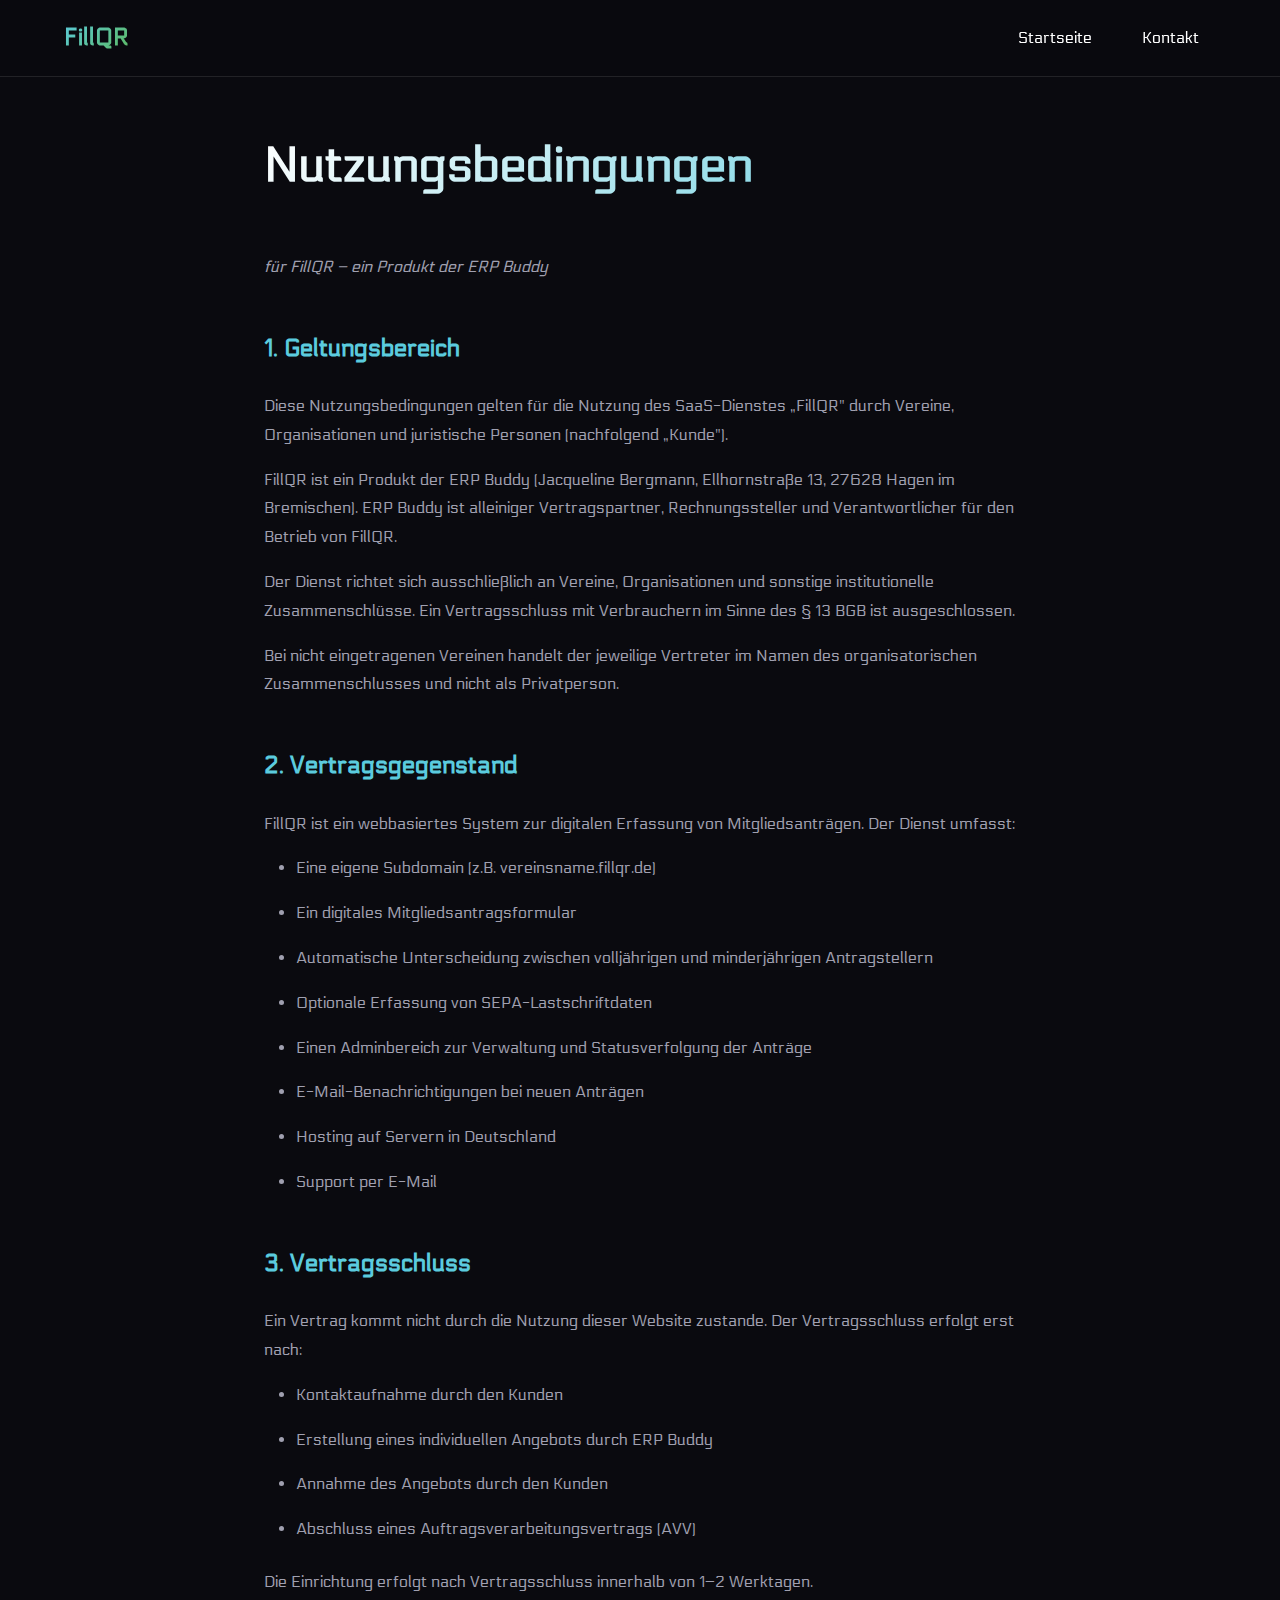
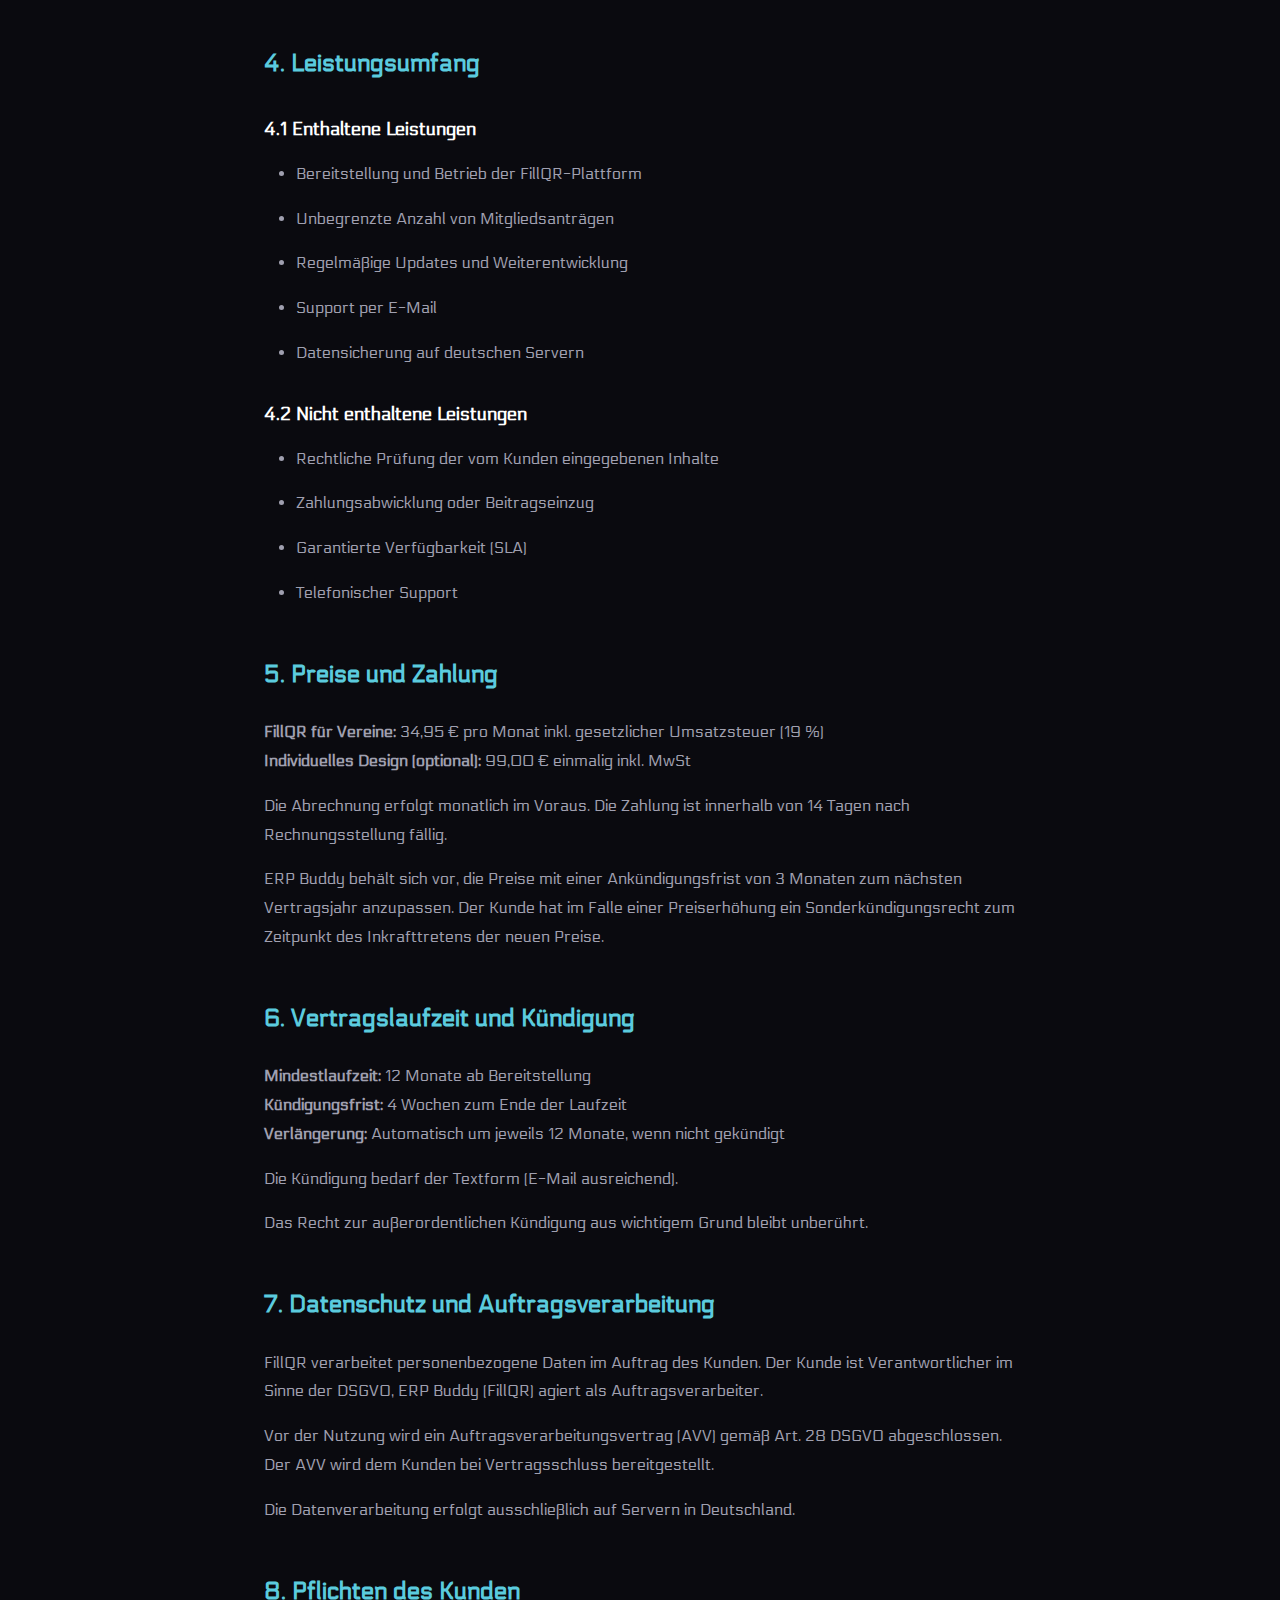
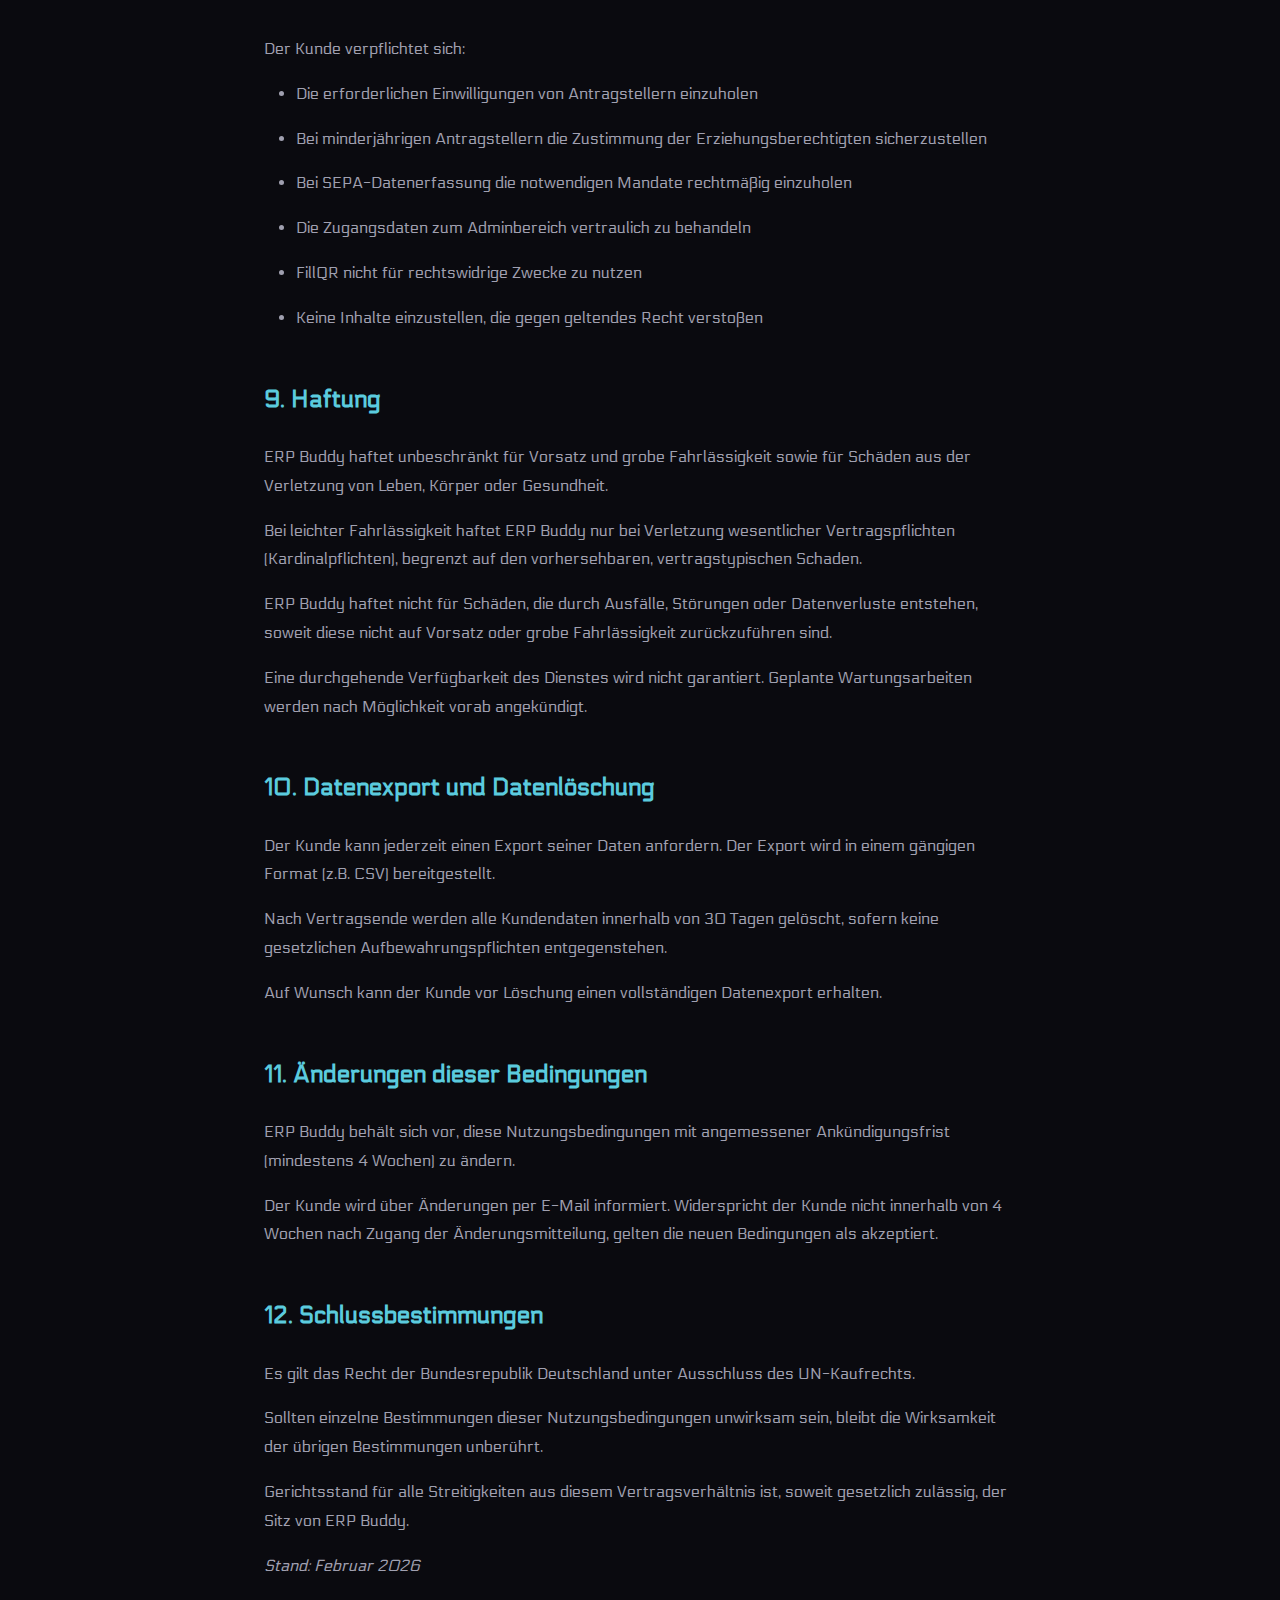
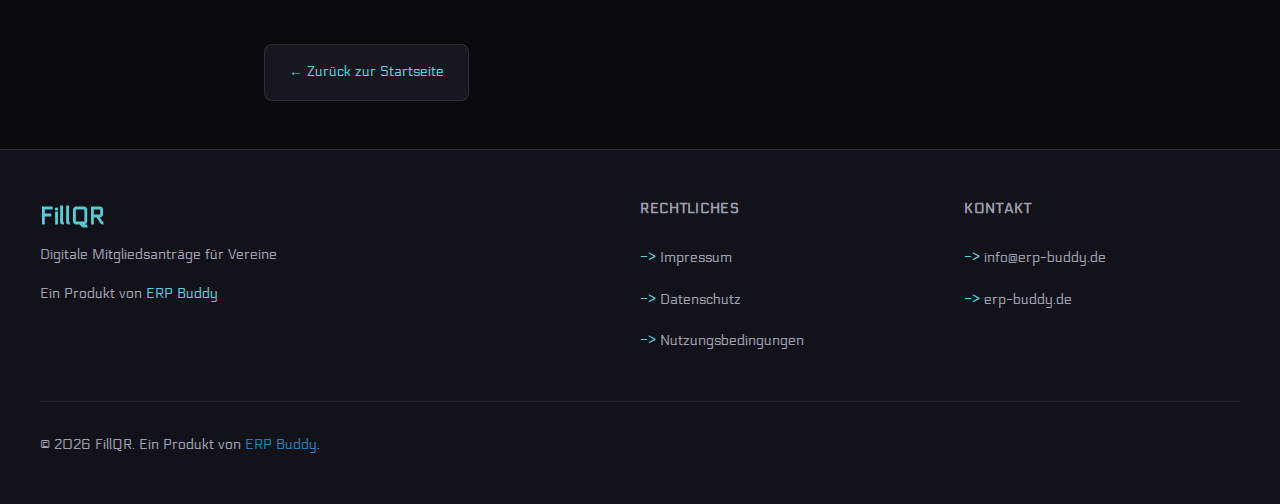
<file: landing/public/nutzungsbedingungen.html>
<!DOCTYPE html>
<html lang="de">
<head>
    <meta charset="UTF-8">
    <meta name="viewport" content="width=device-width, initial-scale=1.0">
    <title>Nutzungsbedingungen | FillQR</title>
    <meta name="robots" content="noindex">
    <link rel="icon" type="image/png" href="images/favicon.png">
    <link rel="stylesheet" href="css/style.css">
</head>
<body>
    <!-- Header -->
    <header class="header">
        <div class="header__container">
            <a href="/" class="header__logo">
                <span class="header__logo-text">FillQR</span>
            </a>
            <button class="header__menu-btn" aria-label="Menü öffnen" aria-expanded="false">
                <span class="header__menu-icon"></span>
            </button>
            <nav class="header__nav" aria-label="Hauptnavigation">
                <ul class="header__nav-list">
                    <li class="header__nav-item">
                        <a href="/" class="header__nav-link">Startseite</a>
                    </li>
                    <li class="header__nav-item">
                        <a href="/#kontakt" class="header__nav-link">Kontakt</a>
                    </li>
                </ul>
            </nav>
        </div>
    </header>

    <main>
        <article class="legal">
            <h1>Nutzungsbedingungen</h1>
            <p><em>für FillQR – ein Produkt der ERP Buddy</em></p>

            <h2>1. Geltungsbereich</h2>
            <p>
                Diese Nutzungsbedingungen gelten für die Nutzung des SaaS-Dienstes „FillQR"
                durch Vereine, Organisationen und juristische Personen (nachfolgend „Kunde").
            </p>
            <p>
                FillQR ist ein Produkt der ERP Buddy (Jacqueline Bergmann, Ellhornstraße 13,
                27628 Hagen im Bremischen). ERP Buddy ist alleiniger Vertragspartner,
                Rechnungssteller und Verantwortlicher für den Betrieb von FillQR.
            </p>
            <p>
                Der Dienst richtet sich ausschließlich an Vereine, Organisationen und
                sonstige institutionelle Zusammenschlüsse. Ein Vertragsschluss mit
                Verbrauchern im Sinne des § 13 BGB ist ausgeschlossen.
            </p>
            <p>
                Bei nicht eingetragenen Vereinen handelt der jeweilige Vertreter im Namen
                des organisatorischen Zusammenschlusses und nicht als Privatperson.
            </p>

            <h2>2. Vertragsgegenstand</h2>
            <p>
                FillQR ist ein webbasiertes System zur digitalen Erfassung von Mitgliedsanträgen.
                Der Dienst umfasst:
            </p>
            <ul>
                <li>Eine eigene Subdomain (z.B. vereinsname.fillqr.de)</li>
                <li>Ein digitales Mitgliedsantragsformular</li>
                <li>Automatische Unterscheidung zwischen volljährigen und minderjährigen Antragstellern</li>
                <li>Optionale Erfassung von SEPA-Lastschriftdaten</li>
                <li>Einen Adminbereich zur Verwaltung und Statusverfolgung der Anträge</li>
                <li>E-Mail-Benachrichtigungen bei neuen Anträgen</li>
                <li>Hosting auf Servern in Deutschland</li>
                <li>Support per E-Mail</li>
            </ul>

            <h2>3. Vertragsschluss</h2>
            <p>
                Ein Vertrag kommt nicht durch die Nutzung dieser Website zustande.
                Der Vertragsschluss erfolgt erst nach:
            </p>
            <ul>
                <li>Kontaktaufnahme durch den Kunden</li>
                <li>Erstellung eines individuellen Angebots durch ERP Buddy</li>
                <li>Annahme des Angebots durch den Kunden</li>
                <li>Abschluss eines Auftragsverarbeitungsvertrags (AVV)</li>
            </ul>
            <p>
                Die Einrichtung erfolgt nach Vertragsschluss innerhalb von 1–2 Werktagen.
            </p>

            <h2>4. Leistungsumfang</h2>
            <h3>4.1 Enthaltene Leistungen</h3>
            <ul>
                <li>Bereitstellung und Betrieb der FillQR-Plattform</li>
                <li>Unbegrenzte Anzahl von Mitgliedsanträgen</li>
                <li>Regelmäßige Updates und Weiterentwicklung</li>
                <li>Support per E-Mail</li>
                <li>Datensicherung auf deutschen Servern</li>
            </ul>
            <h3>4.2 Nicht enthaltene Leistungen</h3>
            <ul>
                <li>Rechtliche Prüfung der vom Kunden eingegebenen Inhalte</li>
                <li>Zahlungsabwicklung oder Beitragseinzug</li>
                <li>Garantierte Verfügbarkeit (SLA)</li>
                <li>Telefonischer Support</li>
            </ul>

            <h2>5. Preise und Zahlung</h2>
            <p>
                <strong>FillQR für Vereine:</strong> 34,95 € pro Monat inkl. gesetzlicher Umsatzsteuer (19 %)<br>
                <strong>Individuelles Design (optional):</strong> 99,00 € einmalig inkl. MwSt
            </p>
            <p>
                Die Abrechnung erfolgt monatlich im Voraus. Die Zahlung ist innerhalb von
                14 Tagen nach Rechnungsstellung fällig.
            </p>
            <p>
                ERP Buddy behält sich vor, die Preise mit einer Ankündigungsfrist von
                3 Monaten zum nächsten Vertragsjahr anzupassen. Der Kunde hat im Falle einer
                Preiserhöhung ein Sonderkündigungsrecht zum Zeitpunkt des Inkrafttretens der
                neuen Preise.
            </p>

            <h2>6. Vertragslaufzeit und Kündigung</h2>
            <p>
                <strong>Mindestlaufzeit:</strong> 12 Monate ab Bereitstellung<br>
                <strong>Kündigungsfrist:</strong> 4 Wochen zum Ende der Laufzeit<br>
                <strong>Verlängerung:</strong> Automatisch um jeweils 12 Monate, wenn nicht gekündigt
            </p>
            <p>
                Die Kündigung bedarf der Textform (E-Mail ausreichend).
            </p>
            <p>
                Das Recht zur außerordentlichen Kündigung aus wichtigem Grund bleibt unberührt.
            </p>

            <h2>7. Datenschutz und Auftragsverarbeitung</h2>
            <p>
                FillQR verarbeitet personenbezogene Daten im Auftrag des Kunden.
                Der Kunde ist Verantwortlicher im Sinne der DSGVO,
                ERP Buddy (FillQR) agiert als Auftragsverarbeiter.
            </p>
            <p>
                Vor der Nutzung wird ein Auftragsverarbeitungsvertrag (AVV) gemäß Art. 28 DSGVO
                abgeschlossen. Der AVV wird dem Kunden bei Vertragsschluss bereitgestellt.
            </p>
            <p>
                Die Datenverarbeitung erfolgt ausschließlich auf Servern in Deutschland.
            </p>

            <h2>8. Pflichten des Kunden</h2>
            <p>Der Kunde verpflichtet sich:</p>
            <ul>
                <li>Die erforderlichen Einwilligungen von Antragstellern einzuholen</li>
                <li>Bei minderjährigen Antragstellern die Zustimmung der Erziehungsberechtigten sicherzustellen</li>
                <li>Bei SEPA-Datenerfassung die notwendigen Mandate rechtmäßig einzuholen</li>
                <li>Die Zugangsdaten zum Adminbereich vertraulich zu behandeln</li>
                <li>FillQR nicht für rechtswidrige Zwecke zu nutzen</li>
                <li>Keine Inhalte einzustellen, die gegen geltendes Recht verstoßen</li>
            </ul>

            <h2>9. Haftung</h2>
            <p>
                ERP Buddy haftet unbeschränkt für Vorsatz und grobe Fahrlässigkeit sowie
                für Schäden aus der Verletzung von Leben, Körper oder Gesundheit.
            </p>
            <p>
                Bei leichter Fahrlässigkeit haftet ERP Buddy nur bei Verletzung wesentlicher
                Vertragspflichten (Kardinalpflichten), begrenzt auf den vorhersehbaren,
                vertragstypischen Schaden.
            </p>
            <p>
                ERP Buddy haftet nicht für Schäden, die durch Ausfälle, Störungen oder
                Datenverluste entstehen, soweit diese nicht auf Vorsatz oder grobe
                Fahrlässigkeit zurückzuführen sind.
            </p>
            <p>
                Eine durchgehende Verfügbarkeit des Dienstes wird nicht garantiert.
                Geplante Wartungsarbeiten werden nach Möglichkeit vorab angekündigt.
            </p>

            <h2>10. Datenexport und Datenlöschung</h2>
            <p>
                Der Kunde kann jederzeit einen Export seiner Daten anfordern.
                Der Export wird in einem gängigen Format (z.B. CSV) bereitgestellt.
            </p>
            <p>
                Nach Vertragsende werden alle Kundendaten innerhalb von 30 Tagen gelöscht,
                sofern keine gesetzlichen Aufbewahrungspflichten entgegenstehen.
            </p>
            <p>
                Auf Wunsch kann der Kunde vor Löschung einen vollständigen Datenexport erhalten.
            </p>

            <h2>11. Änderungen dieser Bedingungen</h2>
            <p>
                ERP Buddy behält sich vor, diese Nutzungsbedingungen mit angemessener
                Ankündigungsfrist (mindestens 4 Wochen) zu ändern.
            </p>
            <p>
                Der Kunde wird über Änderungen per E-Mail informiert.
                Widerspricht der Kunde nicht innerhalb von 4 Wochen nach Zugang der
                Änderungsmitteilung, gelten die neuen Bedingungen als akzeptiert.
            </p>

            <h2>12. Schlussbestimmungen</h2>
            <p>
                Es gilt das Recht der Bundesrepublik Deutschland unter Ausschluss des
                UN-Kaufrechts.
            </p>
            <p>
                Sollten einzelne Bestimmungen dieser Nutzungsbedingungen unwirksam sein,
                bleibt die Wirksamkeit der übrigen Bestimmungen unberührt.
            </p>
            <p>
                Gerichtsstand für alle Streitigkeiten aus diesem Vertragsverhältnis ist,
                soweit gesetzlich zulässig, der Sitz von ERP Buddy.
            </p>

            <p><em>Stand: Februar 2026</em></p>

            <a href="/" class="legal__back">← Zurück zur Startseite</a>
        </article>
    </main>

    <!-- Footer -->
    <footer class="footer">
        <div class="footer__container">
            <div class="footer__grid">
                <div class="footer__brand">
                    <p class="footer__title">FillQR</p>
                    <p class="footer__tagline">Digitale Mitgliedsanträge für Vereine</p>
                    <p class="footer__note">Ein Produkt von <a href="https://erp-buddy.de">ERP Buddy</a></p>
                </div>
                <div class="footer__links">
                    <h4 class="footer__links-title">RECHTLICHES</h4>
                    <ul>
                        <li><a href="impressum.html">Impressum</a></li>
                        <li><a href="datenschutz.html">Datenschutz</a></li>
                        <li><a href="nutzungsbedingungen.html">Nutzungsbedingungen</a></li>
                    </ul>
                </div>
                <div class="footer__links">
                    <h4 class="footer__links-title">KONTAKT</h4>
                    <ul>
                        <li><a href="mailto:info@erp-buddy.de">info@erp-buddy.de</a></li>
                        <li><a href="https://erp-buddy.de" target="_blank" rel="noopener">erp-buddy.de</a></li>
                    </ul>
                </div>
            </div>
            <div class="footer__bottom">
                <p class="footer__copyright">© 2026 FillQR. Ein Produkt von <a href="https://erp-buddy.de">ERP Buddy</a>.</p>
            </div>
        </div>
    </footer>

    <script src="js/main.js"></script>
</body>
</html>
</file>
<file: css/style.css>
/* ================================================
   FillQR - Style
   Mobile-First, Dark Theme
   Basiert auf ERP Buddy Design System
   ================================================ */

/* Google Font - Electrolize (Digital, LED-Style) */
@import url('https://fonts.googleapis.com/css2?family=Electrolize&display=swap');

/* CSS Variables */
:root {
    /* Colors */
    --color-bg: #0a0a0f;
    --color-bg-light: #12121a;
    --color-bg-card: rgba(26, 26, 36, 0.8);
    --color-primary: #2b7eb8;
    --color-cyan: #5bcbde;
    --color-green: #5cb85c;
    --color-purple: #a855f7;
    --color-text: #ffffff;
    --color-text-muted: #a0a0b0;
    --color-border: rgba(255, 255, 255, 0.1);

    /* Shadows & Glows */
    --glow-primary: 0 0 30px rgba(43, 126, 184, 0.4);
    --glow-cyan: 0 0 30px rgba(91, 203, 222, 0.4);
    --glow-green: 0 0 30px rgba(92, 184, 92, 0.4);
    --glow-purple: 0 0 30px rgba(168, 85, 247, 0.4);
    --shadow-card: 0 8px 32px rgba(0, 0, 0, 0.4);

    /* Typography */
    --font-family: 'Electrolize', -apple-system, BlinkMacSystemFont, 'Segoe UI', Roboto, sans-serif;
    --font-size-base: 16px;
    --font-size-sm: 0.875rem;
    --font-size-lg: 1.125rem;
    --font-size-xl: 1.5rem;
    --font-size-2xl: 2rem;
    --font-size-3xl: 2.5rem;

    /* Spacing */
    --spacing-xs: 0.5rem;
    --spacing-sm: 1rem;
    --spacing-md: 1.5rem;
    --spacing-lg: 2rem;
    --spacing-xl: 3rem;
    --spacing-2xl: 4rem;

    /* Border Radius */
    --radius-sm: 4px;
    --radius-md: 8px;
    --radius-lg: 16px;
    --radius-full: 50%;

    /* Transitions */
    --transition-fast: 0.15s ease;
    --transition-normal: 0.3s ease;
}

/* Reset */
*, *::before, *::after {
    box-sizing: border-box;
    margin: 0;
    padding: 0;
}

html {
    scroll-behavior: smooth;
}

body {
    font-family: var(--font-family);
    font-size: var(--font-size-base);
    line-height: 1.6;
    color: var(--color-text);
    background-color: var(--color-bg);
    min-height: 100vh;
}

img {
    max-width: 100%;
    height: auto;
    display: block;
}

a {
    color: var(--color-primary);
    text-decoration: none;
    transition: color var(--transition-fast);
}

a:hover {
    color: var(--color-cyan);
}

ul {
    list-style: none;
}

/* ================================================
   Header
   ================================================ */
.header {
    position: fixed;
    top: 0;
    left: 0;
    right: 0;
    z-index: 1000;
    background: rgba(10, 10, 15, 0.95);
    backdrop-filter: blur(10px);
    border-bottom: 1px solid var(--color-border);
}

.header__container {
    max-width: 1200px;
    margin: 0 auto;
    padding: var(--spacing-sm) var(--spacing-md);
    display: flex;
    justify-content: space-between;
    align-items: center;
}

.header__logo {
    display: flex;
    align-items: center;
}

.header__logo-text {
    font-size: var(--font-size-xl);
    font-weight: 700;
    color: var(--color-text);
    background: linear-gradient(135deg, var(--color-cyan) 0%, var(--color-green) 100%);
    -webkit-background-clip: text;
    -webkit-text-fill-color: transparent;
    background-clip: text;
}

/* Mobile Menu Button */
.header__menu-btn {
    display: flex;
    flex-direction: column;
    justify-content: center;
    align-items: center;
    width: 40px;
    height: 40px;
    background: transparent;
    border: none;
    cursor: pointer;
    padding: 0;
    z-index: 1001;
}

.header__menu-icon,
.header__menu-icon::before,
.header__menu-icon::after {
    display: block;
    width: 24px;
    height: 2px;
    background: var(--color-text);
    transition: var(--transition-normal);
}

.header__menu-icon {
    position: relative;
}

.header__menu-icon::before,
.header__menu-icon::after {
    content: '';
    position: absolute;
    left: 0;
}

.header__menu-icon::before {
    top: -8px;
}

.header__menu-icon::after {
    top: 8px;
}

/* Menu open state */
.header__menu-btn[aria-expanded="true"] .header__menu-icon {
    background: transparent;
}

.header__menu-btn[aria-expanded="true"] .header__menu-icon::before {
    transform: rotate(45deg);
    top: 0;
}

.header__menu-btn[aria-expanded="true"] .header__menu-icon::after {
    transform: rotate(-45deg);
    top: 0;
}

/* Navigation */
.header__nav {
    position: fixed;
    top: 0;
    right: -100%;
    width: 80%;
    max-width: 300px;
    height: 100vh;
    background: var(--color-bg-light);
    padding: 80px var(--spacing-lg) var(--spacing-lg);
    transition: right var(--transition-normal);
    border-left: 1px solid var(--color-border);
    overflow-y: auto;
}

.header__nav.is-open {
    right: 0;
}

.header__nav-list {
    display: flex;
    flex-direction: column;
    gap: var(--spacing-md);
}

.header__nav-item {
    position: relative;
}

.header__nav-link {
    color: var(--color-text);
    font-size: var(--font-size-lg);
    padding: var(--spacing-xs) 0;
    display: block;
    border-bottom: 1px solid var(--color-border);
}

.header__nav-link:hover {
    color: var(--color-cyan);
}

/* ================================================
   Buttons
   ================================================ */
.btn {
    display: inline-block;
    padding: var(--spacing-sm) var(--spacing-lg);
    font-size: var(--font-size-base);
    font-weight: 600;
    text-align: center;
    border-radius: var(--radius-md);
    border: none;
    cursor: pointer;
    transition: all var(--transition-normal);
    font-family: inherit;
}

.btn--primary {
    background: var(--color-primary);
    color: var(--color-text);
    box-shadow: var(--glow-primary);
}

.btn--primary:hover {
    background: #3a8dc7;
    box-shadow: 0 0 30px rgba(43, 126, 184, 0.5);
    color: var(--color-text);
    transform: translateY(-2px);
}

/* Gradient Button (Cyan -> Green) */
.btn--gradient {
    background: linear-gradient(135deg, var(--color-cyan) 0%, var(--color-green) 100%);
    color: var(--color-bg);
    font-weight: 600;
    box-shadow: 0 0 20px rgba(91, 203, 222, 0.3), 0 0 40px rgba(92, 184, 92, 0.2);
    position: relative;
    overflow: hidden;
}

.btn--gradient::before {
    content: '';
    position: absolute;
    top: 0;
    left: -100%;
    width: 100%;
    height: 100%;
    background: linear-gradient(90deg, transparent, rgba(255,255,255,0.3), transparent);
    transition: left 0.5s ease;
}

.btn--gradient:hover::before {
    left: 100%;
}

.btn--gradient:hover {
    box-shadow: 0 0 30px rgba(91, 203, 222, 0.5), 0 0 60px rgba(92, 184, 92, 0.3);
    color: var(--color-bg);
    transform: translateY(-2px);
}

.btn--secondary {
    background: transparent;
    color: var(--color-cyan);
    border: 1px solid var(--color-cyan);
}

.btn--secondary:hover {
    background: var(--color-cyan);
    color: var(--color-bg);
}

.btn--full {
    width: 100%;
}

/* ================================================
   Sections
   ================================================ */
.section {
    padding: var(--spacing-2xl) var(--spacing-md);
}

.section--dark {
    background: var(--color-bg-light);
}

.section__container {
    max-width: 1200px;
    margin: 0 auto;
}

.section__title {
    font-size: var(--font-size-2xl);
    font-weight: 700;
    margin-bottom: var(--spacing-lg);
    text-align: center;
    color: var(--color-text);
}

.section__subtitle {
    font-size: var(--font-size-lg);
    color: var(--color-text-muted);
    text-align: center;
    margin-bottom: var(--spacing-xl);
    max-width: 700px;
    margin-left: auto;
    margin-right: auto;
}

/* CTA Section */
.section--cta {
    background: linear-gradient(135deg, var(--color-bg) 0%, rgba(43, 126, 184, 0.1) 50%, rgba(92, 184, 92, 0.1) 100%);
    text-align: center;
    padding: var(--spacing-2xl) var(--spacing-md);
}

.section__title--gradient {
    font-size: var(--font-size-3xl);
    line-height: 1.2;
}

.section__title--gradient span {
    background: linear-gradient(135deg, var(--color-cyan) 0%, var(--color-green) 100%);
    -webkit-background-clip: text;
    -webkit-text-fill-color: transparent;
    background-clip: text;
}

.cta-buttons {
    display: flex;
    gap: var(--spacing-sm);
    justify-content: center;
    flex-wrap: wrap;
}

/* ================================================
   Hero Section
   ================================================ */
.hero {
    min-height: 100vh;
    display: flex;
    align-items: center;
    padding: calc(80px + var(--spacing-xl)) var(--spacing-md) var(--spacing-xl);
    background: linear-gradient(135deg, var(--color-bg) 0%, rgba(43, 126, 184, 0.1) 50%, rgba(92, 184, 92, 0.1) 100%);
}

.hero__container {
    max-width: 1200px;
    margin: 0 auto;
    display: flex;
    flex-direction: column;
    align-items: center;
    gap: var(--spacing-xl);
    text-align: center;
    width: 100%;
}

.hero__content {
    max-width: 700px;
}

.hero__title {
    font-size: var(--font-size-2xl);
    font-weight: 700;
    line-height: 1.2;
    margin-bottom: var(--spacing-md);
    background: linear-gradient(135deg, var(--color-text) 0%, var(--color-cyan) 100%);
    -webkit-background-clip: text;
    -webkit-text-fill-color: transparent;
    background-clip: text;
}

.hero__subtitle {
    font-size: var(--font-size-xl);
    color: var(--color-cyan);
    margin-bottom: var(--spacing-md);
    font-weight: 600;
}

.hero__text {
    font-size: var(--font-size-lg);
    color: var(--color-text-muted);
    margin-bottom: var(--spacing-lg);
    line-height: 1.8;
}

.hero__actions {
    display: flex;
    gap: var(--spacing-sm);
    flex-wrap: wrap;
    justify-content: center;
}

/* Hero QR Mockup */
.hero__visual {
    flex-shrink: 0;
}

.hero__qr-mockup {
    width: 180px;
    height: 180px;
    padding: var(--spacing-md);
    background: var(--color-bg-card);
    border-radius: var(--radius-lg);
    border: 1px solid var(--color-border);
    display: flex;
    align-items: center;
    justify-content: center;
    box-shadow: var(--glow-cyan);
    animation: pulse-glow 3s ease-in-out infinite;
}

.hero__qr-icon {
    width: 120px;
    height: 120px;
    color: var(--color-cyan);
}

@keyframes pulse-glow {
    0%, 100% {
        box-shadow: 0 0 40px rgba(91, 203, 222, 0.4),
                    0 0 80px rgba(43, 126, 184, 0.2);
    }
    50% {
        box-shadow: 0 0 60px rgba(91, 203, 222, 0.5),
                    0 0 100px rgba(43, 126, 184, 0.3);
    }
}

/* ================================================
   Cards
   ================================================ */
.cards {
    display: grid;
    gap: var(--spacing-lg);
}

.cards--four {
    grid-template-columns: 1fr;
}

.card {
    background: var(--color-bg-card);
    backdrop-filter: blur(10px);
    padding: var(--spacing-lg);
    border-radius: var(--radius-lg);
    border: 1px solid var(--color-border);
    transition: all var(--transition-normal);
    position: relative;
}

.card:hover {
    transform: translateY(-4px);
    border-color: transparent;
    background: linear-gradient(var(--color-bg-card), var(--color-bg-card)) padding-box,
                linear-gradient(135deg, var(--color-cyan), var(--color-green)) border-box;
    box-shadow: var(--shadow-card);
}

.card__icon {
    width: 48px;
    height: 48px;
    margin-bottom: var(--spacing-md);
    color: var(--color-primary);
}

.card__icon--cyan {
    color: var(--color-cyan);
}

.card__icon--green {
    color: var(--color-green);
}

.card__icon svg {
    width: 100%;
    height: 100%;
}

.card__title {
    font-size: var(--font-size-lg);
    font-weight: 600;
    margin-bottom: var(--spacing-sm);
    color: var(--color-text);
}

.card__text {
    color: var(--color-text-muted);
    line-height: 1.7;
}

/* ================================================
   Steps / Process
   ================================================ */
.steps {
    display: flex;
    flex-direction: column;
    gap: var(--spacing-lg);
    max-width: 800px;
    margin: 0 auto;
}

.steps--vertical .step {
    display: flex;
    gap: var(--spacing-md);
    align-items: flex-start;
}

.step__no {
    flex-shrink: 0;
    width: 48px;
    height: 48px;
    display: flex;
    align-items: center;
    justify-content: center;
    background: linear-gradient(135deg, var(--color-cyan), var(--color-green));
    color: var(--color-bg);
    font-size: var(--font-size-xl);
    font-weight: 700;
    border-radius: var(--radius-full);
}

.step__body h3 {
    font-size: var(--font-size-lg);
    font-weight: 600;
    margin-bottom: var(--spacing-xs);
    color: var(--color-text);
}

.step__body p {
    color: var(--color-text-muted);
    font-size: var(--font-size-base);
    line-height: 1.7;
}

/* ================================================
   Grid & Panels
   ================================================ */
.grid {
    display: grid;
    gap: var(--spacing-lg);
}

.grid--3 {
    grid-template-columns: 1fr;
}

.panel {
    background: var(--color-bg-card);
    padding: var(--spacing-lg);
    border-radius: var(--radius-lg);
    border: 1px solid var(--color-border);
}

.panel--muted {
    background: rgba(26, 26, 36, 0.5);
    border-left: 3px solid var(--color-text-muted);
}

.panel h3 {
    font-size: var(--font-size-lg);
    color: var(--color-text);
    margin-bottom: var(--spacing-sm);
}

.panel p {
    color: var(--color-text-muted);
    line-height: 1.7;
}

/* ================================================
   Pricing Card
   ================================================ */
.pricing-wrapper {
    max-width: 450px;
    margin: 0 auto;
}

.pricing-card {
    background: var(--color-bg-card);
    padding: var(--spacing-xl);
    border-radius: var(--radius-lg);
    border: 1px solid var(--color-border);
    text-align: center;
    position: relative;
}

.pricing-card--featured {
    border-color: var(--color-cyan);
    box-shadow: var(--glow-cyan);
}

.pricing-card__badge {
    position: absolute;
    top: -12px;
    left: 50%;
    transform: translateX(-50%);
    background: var(--color-cyan);
    color: var(--color-bg);
    padding: 6px 16px;
    font-size: var(--font-size-sm);
    font-weight: 600;
    border-radius: var(--radius-sm);
}

.pricing-card__price {
    font-size: var(--font-size-3xl);
    font-weight: 700;
    color: var(--color-text);
    margin: var(--spacing-lg) 0 var(--spacing-xs);
    background: linear-gradient(135deg, var(--color-cyan) 0%, var(--color-green) 100%);
    -webkit-background-clip: text;
    -webkit-text-fill-color: transparent;
    background-clip: text;
}

.pricing-card__term {
    color: var(--color-text-muted);
    font-size: var(--font-size-sm);
    margin-bottom: var(--spacing-lg);
}

.pricing-card__features {
    list-style: none;
    text-align: left;
    margin-bottom: var(--spacing-lg);
}

.pricing-card__features li {
    color: var(--color-text-muted);
    padding: var(--spacing-xs) 0;
    padding-left: var(--spacing-md);
    position: relative;
    font-size: var(--font-size-sm);
}

.pricing-card__features li::before {
    content: '>';
    position: absolute;
    left: 0;
    color: var(--color-green);
    font-weight: 600;
}

.pricing-card__note {
    color: var(--color-text-muted);
    font-size: var(--font-size-sm);
    margin-bottom: var(--spacing-lg);
    font-style: italic;
}

/* ================================================
   Status Box
   ================================================ */
.status-box {
    background: var(--color-bg-card);
    padding: var(--spacing-xl);
    border-radius: var(--radius-lg);
    border-left: 3px solid var(--color-cyan);
    max-width: 700px;
    margin: 0 auto;
    text-align: center;
}

.status-box__text {
    color: var(--color-text-muted);
    font-size: var(--font-size-lg);
    margin-bottom: var(--spacing-md);
    line-height: 1.8;
}

.status-box__highlight {
    color: var(--color-cyan);
    font-weight: 600;
    font-size: var(--font-size-lg);
}

/* ================================================
   Betreiber Card
   ================================================ */
.betreiber-card {
    background: var(--color-bg-card);
    padding: var(--spacing-xl);
    border-radius: var(--radius-lg);
    border: 1px solid var(--color-border);
    max-width: 700px;
    margin: 0 auto;
    text-align: center;
}

.betreiber-card__text {
    color: var(--color-text-muted);
    font-size: var(--font-size-lg);
    margin-bottom: var(--spacing-lg);
    line-height: 1.8;
}

.betreiber-card__text strong {
    color: var(--color-text);
}

.betreiber-card__details {
    display: flex;
    flex-direction: column;
    align-items: center;
    gap: var(--spacing-md);
}

.betreiber-card__details p {
    color: var(--color-text-muted);
}

.betreiber-card__details strong {
    color: var(--color-text);
}

/* ================================================
   Footer
   ================================================ */
.footer {
    background: var(--color-bg-light);
    border-top: 1px solid var(--color-border);
    padding: var(--spacing-xl) var(--spacing-md);
}

.footer__container {
    max-width: 1200px;
    margin: 0 auto;
}

.footer__grid {
    display: grid;
    grid-template-columns: 1fr;
    gap: var(--spacing-xl);
    margin-bottom: var(--spacing-xl);
}

.footer__brand {
    margin-bottom: 0;
}

.footer__title {
    font-size: var(--font-size-xl);
    font-weight: 700;
    color: var(--color-text);
    margin-bottom: var(--spacing-xs);
    background: linear-gradient(135deg, var(--color-cyan) 0%, var(--color-green) 100%);
    -webkit-background-clip: text;
    -webkit-text-fill-color: transparent;
    background-clip: text;
}

.footer__tagline {
    color: var(--color-text-muted);
    font-size: var(--font-size-sm);
    margin-bottom: var(--spacing-sm);
}

.footer__note {
    color: var(--color-text-muted);
    font-size: var(--font-size-sm);
}

.footer__note a {
    color: var(--color-cyan);
}

.footer__links-title {
    font-size: var(--font-size-sm);
    font-weight: 600;
    color: var(--color-text-muted);
    letter-spacing: 0.05em;
    margin-bottom: var(--spacing-md);
}

.footer__links ul {
    display: flex;
    flex-direction: column;
    gap: var(--spacing-sm);
}

.footer__links li::before {
    content: '-> ';
    color: var(--color-cyan);
}

.footer__links a {
    color: var(--color-text-muted);
    font-size: var(--font-size-sm);
}

.footer__links a:hover {
    color: var(--color-cyan);
}

.footer__bottom {
    display: flex;
    flex-direction: column;
    gap: var(--spacing-sm);
    padding-top: var(--spacing-lg);
    border-top: 1px solid var(--color-border);
}

.footer__copyright {
    color: var(--color-text-muted);
    font-size: var(--font-size-sm);
}

/* ================================================
   Responsive - Tablet (768px)
   ================================================ */
@media (min-width: 768px) {
    :root {
        --font-size-2xl: 2.5rem;
        --font-size-3xl: 3rem;
    }

    .hero__title {
        font-size: var(--font-size-3xl);
    }

    .hero__qr-mockup {
        width: 220px;
        height: 220px;
    }

    .hero__qr-icon {
        width: 150px;
        height: 150px;
    }

    .cards--four {
        grid-template-columns: repeat(2, 1fr);
    }

    .grid--3 {
        grid-template-columns: repeat(3, 1fr);
    }

    .footer__grid {
        grid-template-columns: 2fr 1fr 1fr;
    }

    .footer__bottom {
        flex-direction: row;
        justify-content: space-between;
        align-items: center;
    }
}

/* ================================================
   Responsive - Desktop (1024px)
   ================================================ */
@media (min-width: 1024px) {
    .header__menu-btn {
        display: none;
    }

    .header__nav {
        position: static;
        width: auto;
        max-width: none;
        height: auto;
        background: transparent;
        padding: 0;
        border: none;
        overflow: visible;
    }

    .header__nav-list {
        flex-direction: row;
        gap: var(--spacing-sm);
        align-items: center;
    }

    .header__nav-link {
        font-size: var(--font-size-base);
        padding: var(--spacing-xs) var(--spacing-sm);
        border-bottom: none;
        border-radius: var(--radius-sm);
        border: 1px solid transparent;
    }

    .header__nav-link:hover {
        background: linear-gradient(var(--color-bg), var(--color-bg)) padding-box,
                    linear-gradient(135deg, var(--color-cyan), var(--color-green)) border-box;
        border-color: transparent;
    }

    .hero__container {
        flex-direction: row;
        text-align: left;
    }

    .hero__content {
        flex: 1;
    }

    .hero__actions {
        justify-content: flex-start;
    }

    .hero__visual {
        flex: 0 0 auto;
    }

    .hero__qr-mockup {
        width: 260px;
        height: 260px;
    }

    .hero__qr-icon {
        width: 180px;
        height: 180px;
    }

    .cards--four {
        grid-template-columns: repeat(4, 1fr);
    }

    .section__title {
        font-size: var(--font-size-3xl);
    }
}

/* ================================================
   Utilities
   ================================================ */
.sr-only {
    position: absolute;
    width: 1px;
    height: 1px;
    padding: 0;
    margin: -1px;
    overflow: hidden;
    clip: rect(0, 0, 0, 0);
    white-space: nowrap;
    border: 0;
}

.text-center {
    text-align: center;
}

/* ================================================
   Pricing Grid (2 Cards)
   ================================================ */
.pricing-grid {
    display: grid;
    grid-template-columns: 1fr;
    gap: var(--spacing-lg);
    max-width: 900px;
    margin: 0 auto;
}

.pricing-card--addon {
    border-color: var(--color-green);
}

.pricing-card--addon:hover {
    box-shadow: var(--glow-green);
}

.pricing-card__badge--addon {
    background: var(--color-green);
}

@media (min-width: 768px) {
    .pricing-grid {
        grid-template-columns: repeat(2, 1fr);
        align-items: start;
    }

    .pricing-card--featured {
        transform: scale(1.02);
    }
}

/* ================================================
   Contact Options
   ================================================ */
.contact-options {
    display: grid;
    grid-template-columns: 1fr;
    gap: var(--spacing-lg);
    max-width: 600px;
    margin: 0 auto var(--spacing-lg);
}

.contact-option {
    background: var(--color-bg-card);
    padding: var(--spacing-lg);
    border-radius: var(--radius-lg);
    border: 1px solid var(--color-border);
    text-align: center;
}

.contact-option__icon {
    width: 48px;
    height: 48px;
    margin: 0 auto var(--spacing-md);
    color: var(--color-cyan);
}

.contact-option__icon svg {
    width: 100%;
    height: 100%;
}

.contact-option h3 {
    font-size: var(--font-size-lg);
    color: var(--color-text);
    margin-bottom: var(--spacing-md);
}

.contact-option .btn {
    margin-bottom: var(--spacing-sm);
}

.contact-option__hint {
    font-size: var(--font-size-sm);
    color: var(--color-text-muted);
    margin: 0;
}

.contact-note {
    color: var(--color-text-muted);
    font-size: var(--font-size-sm);
    max-width: 500px;
    margin: 0 auto;
}

@media (min-width: 768px) {
    .contact-options {
        grid-template-columns: repeat(2, 1fr);
    }
}

/* ================================================
   Contact Form (from ERP Buddy)
   ================================================ */
.contact__quick {
    display: flex;
    flex-direction: column;
    align-items: center;
    gap: var(--spacing-sm);
    margin-bottom: var(--spacing-xl);
    padding: var(--spacing-md);
    background: var(--color-bg-card);
    border-radius: var(--radius-lg);
    border: 1px solid var(--color-border);
    max-width: 400px;
    margin-left: auto;
    margin-right: auto;
}

.contact__quick span {
    color: var(--color-text-muted);
    font-size: var(--font-size-sm);
}

.contact {
    max-width: 600px;
    margin: 0 auto;
}

.contact__form {
    display: flex;
    flex-direction: column;
    gap: var(--spacing-md);
}

.contact__field {
    display: flex;
    flex-direction: column;
    gap: var(--spacing-xs);
}

.contact__label {
    font-size: var(--font-size-sm);
    color: var(--color-text-muted);
}

.contact__input,
.contact__textarea {
    background: var(--color-bg-card);
    border: 1px solid var(--color-border);
    border-radius: var(--radius-md);
    padding: var(--spacing-sm);
    color: var(--color-text);
    font-size: var(--font-size-base);
    font-family: inherit;
    transition: border-color var(--transition-fast);
}

.contact__input:focus,
.contact__textarea:focus {
    outline: none;
    border-color: var(--color-cyan);
}

.contact__input::placeholder,
.contact__textarea::placeholder {
    color: var(--color-text-muted);
    opacity: 0.6;
}

.contact__textarea {
    resize: vertical;
    min-height: 100px;
}

.contact__input--small {
    max-width: 150px;
}

.contact__row {
    display: grid;
    grid-template-columns: 1fr;
    gap: var(--spacing-md);
}

@media (min-width: 768px) {
    .contact__row {
        grid-template-columns: 1fr 1fr;
    }

    .contact__quick {
        flex-direction: row;
        justify-content: center;
    }
}

/* Topic Options */
.contact__options {
    display: grid;
    grid-template-columns: repeat(3, 1fr);
    gap: var(--spacing-sm);
}

.contact__option {
    cursor: pointer;
}

.contact__option input {
    display: none;
}

.contact__option-box {
    display: flex;
    flex-direction: column;
    align-items: center;
    gap: var(--spacing-xs);
    padding: var(--spacing-md);
    background: var(--color-bg-card);
    border: 1px solid var(--color-border);
    border-radius: var(--radius-md);
    transition: all var(--transition-normal);
    text-align: center;
}

.contact__option-box svg {
    width: 24px;
    height: 24px;
    color: var(--color-text-muted);
    transition: color var(--transition-fast);
}

.contact__option-box span {
    font-size: var(--font-size-sm);
    color: var(--color-text-muted);
}

.contact__option input:checked + .contact__option-box {
    border-color: var(--color-cyan);
    background: rgba(91, 203, 222, 0.1);
}

.contact__option input:checked + .contact__option-box svg {
    color: var(--color-cyan);
}

.contact__option input:checked + .contact__option-box span {
    color: var(--color-text);
}

.contact__option-box:hover {
    border-color: var(--color-primary);
}

/* Honeypot (hidden from users) */
.contact__honeypot {
    position: absolute;
    left: -9999px;
    opacity: 0;
    height: 0;
    overflow: hidden;
}

/* Captcha */
.contact__captcha {
    max-width: 300px;
}

.contact__captcha #captcha-question {
    color: var(--color-cyan);
    font-weight: 600;
}

/* Form Hint */
.contact__hint {
    font-size: var(--font-size-sm);
    color: var(--color-text-muted);
    text-align: center;
    margin-top: var(--spacing-sm);
}

/* Form Messages */
.contact__message {
    padding: var(--spacing-md);
    border-radius: var(--radius-md);
    margin-top: var(--spacing-md);
    text-align: center;
    font-size: var(--font-size-sm);
}

.contact__message--success {
    background: rgba(92, 184, 92, 0.1);
    border: 1px solid var(--color-green);
    color: var(--color-green);
}

.contact__message--error {
    background: rgba(220, 53, 69, 0.1);
    border: 1px solid #dc3545;
    color: #dc3545;
}

/* ================================================
   Disabled Button
   ================================================ */
.btn--disabled {
    display: inline-flex;
    align-items: center;
    gap: var(--spacing-xs);
    padding: var(--spacing-sm) var(--spacing-lg);
    font-size: var(--font-size-base);
    font-weight: 600;
    text-align: center;
    border-radius: var(--radius-md);
    background: var(--color-bg-card);
    color: var(--color-text-muted);
    border: 1px solid var(--color-border);
    cursor: not-allowed;
    opacity: 0.7;
}

.btn__badge {
    display: inline-block;
    padding: 2px 8px;
    font-size: 0.7rem;
    font-weight: 600;
    background: var(--color-purple);
    color: var(--color-text);
    border-radius: var(--radius-sm);
    margin-left: var(--spacing-xs);
}

/* ================================================
   Legal Pages (Impressum, Datenschutz)
   ================================================ */
.legal {
    max-width: 800px;
    margin: 0 auto;
    padding-top: calc(80px + var(--spacing-xl));
    padding-bottom: var(--spacing-xl);
    padding-left: var(--spacing-md);
    padding-right: var(--spacing-md);
}

.legal h1 {
    font-size: var(--font-size-3xl);
    margin-bottom: var(--spacing-xl);
    background: linear-gradient(135deg, var(--color-text) 0%, var(--color-cyan) 100%);
    -webkit-background-clip: text;
    -webkit-text-fill-color: transparent;
    background-clip: text;
}

.legal h2 {
    font-size: var(--font-size-xl);
    margin-top: var(--spacing-xl);
    margin-bottom: var(--spacing-md);
    color: var(--color-cyan);
}

.legal h3 {
    font-size: var(--font-size-lg);
    margin-top: var(--spacing-lg);
    margin-bottom: var(--spacing-sm);
    color: var(--color-text);
}

.legal p,
.legal li {
    color: var(--color-text-muted);
    margin-bottom: var(--spacing-sm);
    line-height: 1.8;
}

.legal ul {
    margin-left: var(--spacing-lg);
    margin-bottom: var(--spacing-md);
}

.legal li {
    list-style: disc;
}

.legal a {
    color: var(--color-cyan);
}

.legal a:hover {
    color: var(--color-green);
}

.legal__back {
    display: inline-flex;
    align-items: center;
    gap: var(--spacing-xs);
    margin-top: var(--spacing-xl);
    padding: var(--spacing-sm) var(--spacing-md);
    background: var(--color-bg-card);
    border: 1px solid var(--color-border);
    border-radius: var(--radius-md);
    color: var(--color-text-muted);
    font-size: var(--font-size-sm);
    transition: all var(--transition-fast);
}

.legal__back:hover {
    border-color: var(--color-cyan);
    color: var(--color-cyan);
}
</file>
<file: landing/public/css/style.css>
/* ================================================
   FillQR - Style
   Mobile-First, Dark Theme
   Basiert auf ERP Buddy Design System
   ================================================ */

/* Google Font - Electrolize (Digital, LED-Style) */
@import url('https://fonts.googleapis.com/css2?family=Electrolize&display=swap');

/* CSS Variables */
:root {
    /* Colors */
    --color-bg: #0a0a0f;
    --color-bg-light: #12121a;
    --color-bg-card: rgba(26, 26, 36, 0.8);
    --color-primary: #2b7eb8;
    --color-cyan: #5bcbde;
    --color-green: #5cb85c;
    --color-purple: #a855f7;
    --color-text: #ffffff;
    --color-text-muted: #a0a0b0;
    --color-border: rgba(255, 255, 255, 0.1);

    /* Shadows & Glows */
    --glow-primary: 0 0 30px rgba(43, 126, 184, 0.4);
    --glow-cyan: 0 0 30px rgba(91, 203, 222, 0.4);
    --glow-green: 0 0 30px rgba(92, 184, 92, 0.4);
    --glow-purple: 0 0 30px rgba(168, 85, 247, 0.4);
    --shadow-card: 0 8px 32px rgba(0, 0, 0, 0.4);

    /* Typography */
    --font-family: 'Electrolize', -apple-system, BlinkMacSystemFont, 'Segoe UI', Roboto, sans-serif;
    --font-size-base: 16px;
    --font-size-sm: 0.875rem;
    --font-size-lg: 1.125rem;
    --font-size-xl: 1.5rem;
    --font-size-2xl: 2rem;
    --font-size-3xl: 2.5rem;

    /* Spacing */
    --spacing-xs: 0.5rem;
    --spacing-sm: 1rem;
    --spacing-md: 1.5rem;
    --spacing-lg: 2rem;
    --spacing-xl: 3rem;
    --spacing-2xl: 4rem;

    /* Border Radius */
    --radius-sm: 4px;
    --radius-md: 8px;
    --radius-lg: 16px;
    --radius-full: 50%;

    /* Transitions */
    --transition-fast: 0.15s ease;
    --transition-normal: 0.3s ease;
}

/* Reset */
*, *::before, *::after {
    box-sizing: border-box;
    margin: 0;
    padding: 0;
}

html {
    scroll-behavior: smooth;
}

body {
    font-family: var(--font-family);
    font-size: var(--font-size-base);
    line-height: 1.6;
    color: var(--color-text);
    background-color: var(--color-bg);
    min-height: 100vh;
}

img {
    max-width: 100%;
    height: auto;
    display: block;
}

a {
    color: var(--color-primary);
    text-decoration: none;
    transition: color var(--transition-fast);
}

a:hover {
    color: var(--color-cyan);
}

ul {
    list-style: none;
}

/* ================================================
   Header
   ================================================ */
.header {
    position: fixed;
    top: 0;
    left: 0;
    right: 0;
    z-index: 1000;
    background: rgba(10, 10, 15, 0.95);
    backdrop-filter: blur(10px);
    border-bottom: 1px solid var(--color-border);
}

.header__container {
    max-width: 1200px;
    margin: 0 auto;
    padding: var(--spacing-sm) var(--spacing-md);
    display: flex;
    justify-content: space-between;
    align-items: center;
}

.header__logo {
    display: flex;
    align-items: center;
}

.header__logo-text {
    font-size: var(--font-size-xl);
    font-weight: 700;
    color: var(--color-text);
    background: linear-gradient(135deg, var(--color-cyan) 0%, var(--color-green) 100%);
    -webkit-background-clip: text;
    -webkit-text-fill-color: transparent;
    background-clip: text;
}

/* Mobile Menu Button */
.header__menu-btn {
    display: flex;
    flex-direction: column;
    justify-content: center;
    align-items: center;
    width: 40px;
    height: 40px;
    background: transparent;
    border: none;
    cursor: pointer;
    padding: 0;
    z-index: 1001;
}

.header__menu-icon,
.header__menu-icon::before,
.header__menu-icon::after {
    display: block;
    width: 24px;
    height: 2px;
    background: var(--color-text);
    transition: var(--transition-normal);
}

.header__menu-icon {
    position: relative;
}

.header__menu-icon::before,
.header__menu-icon::after {
    content: '';
    position: absolute;
    left: 0;
}

.header__menu-icon::before {
    top: -8px;
}

.header__menu-icon::after {
    top: 8px;
}

/* Menu open state */
.header__menu-btn[aria-expanded="true"] .header__menu-icon {
    background: transparent;
}

.header__menu-btn[aria-expanded="true"] .header__menu-icon::before {
    transform: rotate(45deg);
    top: 0;
}

.header__menu-btn[aria-expanded="true"] .header__menu-icon::after {
    transform: rotate(-45deg);
    top: 0;
}

/* Navigation */
.header__nav {
    position: fixed;
    top: 0;
    right: -100%;
    width: 80%;
    max-width: 300px;
    height: 100vh;
    background: var(--color-bg-light);
    padding: 80px var(--spacing-lg) var(--spacing-lg);
    transition: right var(--transition-normal);
    border-left: 1px solid var(--color-border);
    overflow-y: auto;
}

.header__nav.is-open {
    right: 0;
}

.header__nav-list {
    display: flex;
    flex-direction: column;
    gap: var(--spacing-md);
}

.header__nav-item {
    position: relative;
}

.header__nav-link {
    color: var(--color-text);
    font-size: var(--font-size-lg);
    padding: var(--spacing-xs) 0;
    display: block;
    border-bottom: 1px solid var(--color-border);
}

.header__nav-link:hover {
    color: var(--color-cyan);
}

/* ================================================
   Buttons
   ================================================ */
.btn {
    display: inline-block;
    padding: var(--spacing-sm) var(--spacing-lg);
    font-size: var(--font-size-base);
    font-weight: 600;
    text-align: center;
    border-radius: var(--radius-md);
    border: none;
    cursor: pointer;
    transition: all var(--transition-normal);
    font-family: inherit;
}

.btn--primary {
    background: var(--color-primary);
    color: var(--color-text);
    box-shadow: var(--glow-primary);
}

.btn--primary:hover {
    background: #3a8dc7;
    box-shadow: 0 0 30px rgba(43, 126, 184, 0.5);
    color: var(--color-text);
    transform: translateY(-2px);
}

/* Gradient Button (Cyan -> Green) */
.btn--gradient {
    background: linear-gradient(135deg, var(--color-cyan) 0%, var(--color-green) 100%);
    color: var(--color-bg);
    font-weight: 600;
    box-shadow: 0 0 20px rgba(91, 203, 222, 0.3), 0 0 40px rgba(92, 184, 92, 0.2);
    position: relative;
    overflow: hidden;
}

.btn--gradient::before {
    content: '';
    position: absolute;
    top: 0;
    left: -100%;
    width: 100%;
    height: 100%;
    background: linear-gradient(90deg, transparent, rgba(255,255,255,0.3), transparent);
    transition: left 0.5s ease;
}

.btn--gradient:hover::before {
    left: 100%;
}

.btn--gradient:hover {
    box-shadow: 0 0 30px rgba(91, 203, 222, 0.5), 0 0 60px rgba(92, 184, 92, 0.3);
    color: var(--color-bg);
    transform: translateY(-2px);
}

.btn--secondary {
    background: transparent;
    color: var(--color-cyan);
    border: 1px solid var(--color-cyan);
}

.btn--secondary:hover {
    background: var(--color-cyan);
    color: var(--color-bg);
}

.btn--full {
    width: 100%;
}

/* ================================================
   Sections
   ================================================ */
.section {
    padding: var(--spacing-2xl) var(--spacing-md);
}

.section--dark {
    background: var(--color-bg-light);
}

.section__container {
    max-width: 1200px;
    margin: 0 auto;
}

.section__title {
    font-size: var(--font-size-2xl);
    font-weight: 700;
    margin-bottom: var(--spacing-lg);
    text-align: center;
    color: var(--color-text);
}

.section__subtitle {
    font-size: var(--font-size-lg);
    color: var(--color-text-muted);
    text-align: center;
    margin-bottom: var(--spacing-xl);
    max-width: 700px;
    margin-left: auto;
    margin-right: auto;
}

/* CTA Section */
.section--cta {
    background: linear-gradient(135deg, var(--color-bg) 0%, rgba(43, 126, 184, 0.1) 50%, rgba(92, 184, 92, 0.1) 100%);
    text-align: center;
    padding: var(--spacing-2xl) var(--spacing-md);
}

.section__title--gradient {
    font-size: var(--font-size-3xl);
    line-height: 1.2;
}

.section__title--gradient span {
    background: linear-gradient(135deg, var(--color-cyan) 0%, var(--color-green) 100%);
    -webkit-background-clip: text;
    -webkit-text-fill-color: transparent;
    background-clip: text;
}

.cta-buttons {
    display: flex;
    gap: var(--spacing-sm);
    justify-content: center;
    flex-wrap: wrap;
}

/* ================================================
   Hero Section
   ================================================ */
.hero {
    min-height: 100vh;
    display: flex;
    align-items: center;
    padding: calc(80px + var(--spacing-xl)) var(--spacing-md) var(--spacing-xl);
    background: linear-gradient(135deg, var(--color-bg) 0%, rgba(43, 126, 184, 0.1) 50%, rgba(92, 184, 92, 0.1) 100%);
}

.hero__container {
    max-width: 1200px;
    margin: 0 auto;
    display: flex;
    flex-direction: column;
    align-items: center;
    gap: var(--spacing-xl);
    text-align: center;
    width: 100%;
}

.hero__content {
    max-width: 700px;
}

.hero__title {
    font-size: var(--font-size-2xl);
    font-weight: 700;
    line-height: 1.2;
    margin-bottom: var(--spacing-md);
    background: linear-gradient(135deg, var(--color-text) 0%, var(--color-cyan) 100%);
    -webkit-background-clip: text;
    -webkit-text-fill-color: transparent;
    background-clip: text;
}

.hero__subtitle {
    font-size: var(--font-size-xl);
    color: var(--color-cyan);
    margin-bottom: var(--spacing-md);
    font-weight: 600;
}

.hero__text {
    font-size: var(--font-size-lg);
    color: var(--color-text-muted);
    margin-bottom: var(--spacing-lg);
    line-height: 1.8;
}

.hero__actions {
    display: flex;
    gap: var(--spacing-sm);
    flex-wrap: wrap;
    justify-content: center;
}

/* Hero QR Mockup */
.hero__visual {
    flex-shrink: 0;
}

.hero__qr-mockup {
    width: 180px;
    height: 180px;
    padding: var(--spacing-md);
    background: var(--color-bg-card);
    border-radius: var(--radius-lg);
    border: 1px solid var(--color-border);
    display: flex;
    align-items: center;
    justify-content: center;
    box-shadow: var(--glow-cyan);
    animation: pulse-glow 3s ease-in-out infinite;
}

.hero__qr-icon {
    width: 120px;
    height: 120px;
    color: var(--color-cyan);
}

@keyframes pulse-glow {
    0%, 100% {
        box-shadow: 0 0 40px rgba(91, 203, 222, 0.4),
                    0 0 80px rgba(43, 126, 184, 0.2);
    }
    50% {
        box-shadow: 0 0 60px rgba(91, 203, 222, 0.5),
                    0 0 100px rgba(43, 126, 184, 0.3);
    }
}

/* ================================================
   Cards
   ================================================ */
.cards {
    display: grid;
    gap: var(--spacing-lg);
}

.cards--four {
    grid-template-columns: 1fr;
}

.card {
    background: var(--color-bg-card);
    backdrop-filter: blur(10px);
    padding: var(--spacing-lg);
    border-radius: var(--radius-lg);
    border: 1px solid var(--color-border);
    transition: all var(--transition-normal);
    position: relative;
}

.card:hover {
    transform: translateY(-4px);
    border-color: transparent;
    background: linear-gradient(var(--color-bg-card), var(--color-bg-card)) padding-box,
                linear-gradient(135deg, var(--color-cyan), var(--color-green)) border-box;
    box-shadow: var(--shadow-card);
}

.card__icon {
    width: 48px;
    height: 48px;
    margin-bottom: var(--spacing-md);
    color: var(--color-primary);
}

.card__icon--cyan {
    color: var(--color-cyan);
}

.card__icon--green {
    color: var(--color-green);
}

.card__icon svg {
    width: 100%;
    height: 100%;
}

.card__title {
    font-size: var(--font-size-lg);
    font-weight: 600;
    margin-bottom: var(--spacing-sm);
    color: var(--color-text);
}

.card__text {
    color: var(--color-text-muted);
    line-height: 1.7;
}

/* ================================================
   Steps / Process
   ================================================ */
.steps {
    display: flex;
    flex-direction: column;
    gap: var(--spacing-lg);
    max-width: 800px;
    margin: 0 auto;
}

.steps--vertical .step {
    display: flex;
    gap: var(--spacing-md);
    align-items: flex-start;
}

.step__no {
    flex-shrink: 0;
    width: 48px;
    height: 48px;
    display: flex;
    align-items: center;
    justify-content: center;
    background: linear-gradient(135deg, var(--color-cyan), var(--color-green));
    color: var(--color-bg);
    font-size: var(--font-size-xl);
    font-weight: 700;
    border-radius: var(--radius-full);
}

.step__body h3 {
    font-size: var(--font-size-lg);
    font-weight: 600;
    margin-bottom: var(--spacing-xs);
    color: var(--color-text);
}

.step__body p {
    color: var(--color-text-muted);
    font-size: var(--font-size-base);
    line-height: 1.7;
}

/* ================================================
   Grid & Panels
   ================================================ */
.grid {
    display: grid;
    gap: var(--spacing-lg);
}

.grid--3 {
    grid-template-columns: 1fr;
}

.panel {
    background: var(--color-bg-card);
    padding: var(--spacing-lg);
    border-radius: var(--radius-lg);
    border: 1px solid var(--color-border);
}

.panel--muted {
    background: rgba(26, 26, 36, 0.5);
    border-left: 3px solid var(--color-text-muted);
}

.panel--info {
    background: rgba(26, 26, 36, 0.5);
    border-left: 3px solid var(--color-cyan);
}

.panel--info h3 {
    color: var(--color-cyan);
    font-size: var(--font-size-base);
    margin-bottom: var(--spacing-xs);
}

.panel--info p {
    font-size: var(--font-size-sm);
    line-height: 1.6;
}

.panel--info a {
    color: var(--color-cyan);
    text-decoration: underline;
}

.panel--info a:hover {
    color: var(--color-green);
}

.panel h3 {
    font-size: var(--font-size-lg);
    color: var(--color-text);
    margin-bottom: var(--spacing-sm);
}

.panel p {
    color: var(--color-text-muted);
    line-height: 1.7;
}

/* ================================================
   Pricing Card
   ================================================ */
.pricing-wrapper {
    max-width: 450px;
    margin: 0 auto;
}

.pricing-card {
    background: var(--color-bg-card);
    padding: var(--spacing-xl);
    border-radius: var(--radius-lg);
    border: 1px solid var(--color-border);
    text-align: center;
    position: relative;
}

.pricing-card--featured {
    border-color: var(--color-cyan);
    box-shadow: var(--glow-cyan);
}

.pricing-card__badge {
    position: absolute;
    top: -12px;
    left: 50%;
    transform: translateX(-50%);
    background: var(--color-cyan);
    color: var(--color-bg);
    padding: 6px 16px;
    font-size: var(--font-size-sm);
    font-weight: 600;
    border-radius: var(--radius-sm);
}

.pricing-card__price {
    font-size: var(--font-size-3xl);
    font-weight: 700;
    color: var(--color-text);
    margin: var(--spacing-lg) 0 var(--spacing-xs);
    background: linear-gradient(135deg, var(--color-cyan) 0%, var(--color-green) 100%);
    -webkit-background-clip: text;
    -webkit-text-fill-color: transparent;
    background-clip: text;
}

.pricing-card__term {
    color: var(--color-text-muted);
    font-size: var(--font-size-sm);
    margin-bottom: var(--spacing-lg);
}

.pricing-card__features {
    list-style: none;
    text-align: left;
    margin-bottom: var(--spacing-lg);
}

.pricing-card__features li {
    color: var(--color-text-muted);
    padding: var(--spacing-xs) 0;
    padding-left: var(--spacing-md);
    position: relative;
    font-size: var(--font-size-sm);
}

.pricing-card__features li::before {
    content: '>';
    position: absolute;
    left: 0;
    color: var(--color-green);
    font-weight: 600;
}

.pricing-card__note {
    color: var(--color-text-muted);
    font-size: var(--font-size-sm);
    margin-bottom: var(--spacing-lg);
    font-style: italic;
}

/* ================================================
   Status Box
   ================================================ */
.status-box {
    background: var(--color-bg-card);
    padding: var(--spacing-xl);
    border-radius: var(--radius-lg);
    border-left: 3px solid var(--color-cyan);
    max-width: 700px;
    margin: 0 auto;
    text-align: center;
}

.status-box__text {
    color: var(--color-text-muted);
    font-size: var(--font-size-lg);
    margin-bottom: var(--spacing-md);
    line-height: 1.8;
}

.status-box__highlight {
    color: var(--color-cyan);
    font-weight: 600;
    font-size: var(--font-size-lg);
}

/* ================================================
   Betreiber Card
   ================================================ */
.betreiber-card {
    background: var(--color-bg-card);
    padding: var(--spacing-xl);
    border-radius: var(--radius-lg);
    border: 1px solid var(--color-border);
    max-width: 700px;
    margin: 0 auto;
    text-align: center;
}

.betreiber-card__text {
    color: var(--color-text-muted);
    font-size: var(--font-size-lg);
    margin-bottom: var(--spacing-lg);
    line-height: 1.8;
}

.betreiber-card__text strong {
    color: var(--color-text);
}

.betreiber-card__details {
    display: flex;
    flex-direction: column;
    align-items: center;
    gap: var(--spacing-md);
}

.betreiber-card__details p {
    color: var(--color-text-muted);
}

.betreiber-card__details strong {
    color: var(--color-text);
}

/* ================================================
   Footer
   ================================================ */
.footer {
    background: var(--color-bg-light);
    border-top: 1px solid var(--color-border);
    padding: var(--spacing-xl) var(--spacing-md);
}

.footer__container {
    max-width: 1200px;
    margin: 0 auto;
}

.footer__grid {
    display: grid;
    grid-template-columns: 1fr;
    gap: var(--spacing-xl);
    margin-bottom: var(--spacing-xl);
}

.footer__brand {
    margin-bottom: 0;
}

.footer__title {
    font-size: var(--font-size-xl);
    font-weight: 700;
    color: var(--color-text);
    margin-bottom: var(--spacing-xs);
    background: linear-gradient(135deg, var(--color-cyan) 0%, var(--color-green) 100%);
    -webkit-background-clip: text;
    -webkit-text-fill-color: transparent;
    background-clip: text;
}

.footer__tagline {
    color: var(--color-text-muted);
    font-size: var(--font-size-sm);
    margin-bottom: var(--spacing-sm);
}

.footer__note {
    color: var(--color-text-muted);
    font-size: var(--font-size-sm);
}

.footer__note a {
    color: var(--color-cyan);
}

.footer__links-title {
    font-size: var(--font-size-sm);
    font-weight: 600;
    color: var(--color-text-muted);
    letter-spacing: 0.05em;
    margin-bottom: var(--spacing-md);
}

.footer__links ul {
    display: flex;
    flex-direction: column;
    gap: var(--spacing-sm);
}

.footer__links li::before {
    content: '-> ';
    color: var(--color-cyan);
}

.footer__links a {
    color: var(--color-text-muted);
    font-size: var(--font-size-sm);
}

.footer__links a:hover {
    color: var(--color-cyan);
}

.footer__bottom {
    display: flex;
    flex-direction: column;
    gap: var(--spacing-sm);
    padding-top: var(--spacing-lg);
    border-top: 1px solid var(--color-border);
}

.footer__copyright {
    color: var(--color-text-muted);
    font-size: var(--font-size-sm);
}

/* ================================================
   Responsive - Tablet (768px)
   ================================================ */
@media (min-width: 768px) {
    :root {
        --font-size-2xl: 2.5rem;
        --font-size-3xl: 3rem;
    }

    .hero__title {
        font-size: var(--font-size-3xl);
    }

    .hero__qr-mockup {
        width: 220px;
        height: 220px;
    }

    .hero__qr-icon {
        width: 150px;
        height: 150px;
    }

    .cards--four {
        grid-template-columns: repeat(2, 1fr);
    }

    .grid--3 {
        grid-template-columns: repeat(3, 1fr);
    }

    .footer__grid {
        grid-template-columns: 2fr 1fr 1fr;
    }

    .footer__bottom {
        flex-direction: row;
        justify-content: space-between;
        align-items: center;
    }
}

/* ================================================
   Responsive - Desktop (1024px)
   ================================================ */
@media (min-width: 1024px) {
    .header__menu-btn {
        display: none;
    }

    .header__nav {
        position: static;
        width: auto;
        max-width: none;
        height: auto;
        background: transparent;
        padding: 0;
        border: none;
        overflow: visible;
    }

    .header__nav-list {
        flex-direction: row;
        gap: var(--spacing-sm);
        align-items: center;
    }

    .header__nav-link {
        font-size: var(--font-size-base);
        padding: var(--spacing-xs) var(--spacing-sm);
        border-bottom: none;
        border-radius: var(--radius-sm);
        border: 1px solid transparent;
    }

    .header__nav-link:hover {
        background: linear-gradient(var(--color-bg), var(--color-bg)) padding-box,
                    linear-gradient(135deg, var(--color-cyan), var(--color-green)) border-box;
        border-color: transparent;
    }

    /* Navigation Button (Kontakt) */
    .header__nav-link.btn {
        padding: var(--spacing-xs) var(--spacing-md);
        border: 1px solid var(--color-cyan);
        color: var(--color-cyan);
        background: transparent;
    }

    .header__nav-link.btn:hover {
        background: var(--color-cyan);
        color: var(--color-bg);
    }

    .hero__container {
        flex-direction: row;
        text-align: left;
    }

    .hero__content {
        flex: 1;
    }

    .hero__actions {
        justify-content: flex-start;
    }

    .hero__visual {
        flex: 0 0 auto;
    }

    .hero__qr-mockup {
        width: 260px;
        height: 260px;
    }

    .hero__qr-icon {
        width: 180px;
        height: 180px;
    }

    .cards--four {
        grid-template-columns: repeat(4, 1fr);
    }

    .section__title {
        font-size: var(--font-size-3xl);
    }
}

/* ================================================
   Utilities
   ================================================ */
.sr-only {
    position: absolute;
    width: 1px;
    height: 1px;
    padding: 0;
    margin: -1px;
    overflow: hidden;
    clip: rect(0, 0, 0, 0);
    white-space: nowrap;
    border: 0;
}

.text-center {
    text-align: center;
}

/* ================================================
   Pricing Grid (2 Cards)
   ================================================ */
.pricing-grid {
    display: grid;
    grid-template-columns: 1fr;
    gap: var(--spacing-lg);
    max-width: 900px;
    margin: 0 auto;
}

.pricing-card--addon {
    border-color: var(--color-green);
}

.pricing-card--addon:hover {
    box-shadow: var(--glow-green);
}

.pricing-card__badge--addon {
    background: var(--color-green);
}

@media (min-width: 768px) {
    .pricing-grid {
        grid-template-columns: repeat(2, 1fr);
        align-items: start;
    }

    .pricing-card--featured {
        transform: scale(1.02);
    }
}

/* ================================================
   Contact Options
   ================================================ */
.contact-options {
    display: grid;
    grid-template-columns: 1fr;
    gap: var(--spacing-md);
    max-width: 900px;
    margin: 0 auto var(--spacing-lg);
}

/* 3 Boxen nebeneinander ab 600px */
.contact-options--three {
    grid-template-columns: repeat(3, 1fr);
}

.contact-option {
    background: var(--color-bg-card);
    padding: var(--spacing-lg);
    border-radius: var(--radius-lg);
    border: 1px solid var(--color-border);
    text-align: center;
}

.contact-option__icon {
    width: 48px;
    height: 48px;
    margin: 0 auto var(--spacing-md);
    color: var(--color-cyan);
}

.contact-option__icon svg {
    width: 100%;
    height: 100%;
}

.contact-option h3 {
    font-size: var(--font-size-lg);
    color: var(--color-text);
    margin-bottom: var(--spacing-md);
}

.contact-option .btn {
    margin-bottom: var(--spacing-sm);
}

.contact-option__hint {
    font-size: var(--font-size-sm);
    color: var(--color-text-muted);
    margin: 0;
}

.contact-note {
    color: var(--color-text-muted);
    font-size: var(--font-size-sm);
    max-width: 500px;
    margin: 0 auto;
}

/* Ab Tablet: 2 Spalten Standard, aber 3 Spalten fuer --three */
@media (min-width: 600px) {
    .contact-options {
        grid-template-columns: repeat(2, 1fr);
    }

    /* 3 Boxen IMMER nebeneinander (ueberschreibt 2-spaltig) */
    .contact-options.contact-options--three {
        grid-template-columns: repeat(3, 1fr);
    }
}

/* Contact Form Wrapper */
.contact-form-wrapper {
    margin-top: var(--spacing-xl);
    padding-top: var(--spacing-xl);
    border-top: 1px solid var(--color-border);
}

.contact-form__title {
    font-size: var(--font-size-lg);
    color: var(--color-text);
    text-align: center;
    margin-bottom: var(--spacing-sm);
}

.contact-form__note {
    font-size: var(--font-size-sm);
    color: var(--color-text-muted);
    text-align: center;
    margin-bottom: var(--spacing-lg);
}

/* ================================================
   Contact Form (from ERP Buddy)
   ================================================ */
.contact__quick {
    display: flex;
    flex-direction: column;
    align-items: center;
    gap: var(--spacing-sm);
    margin-bottom: var(--spacing-xl);
    padding: var(--spacing-md);
    background: var(--color-bg-card);
    border-radius: var(--radius-lg);
    border: 1px solid var(--color-border);
    max-width: 400px;
    margin-left: auto;
    margin-right: auto;
}

.contact__quick span {
    color: var(--color-text-muted);
    font-size: var(--font-size-sm);
}

.contact {
    max-width: 600px;
    margin: 0 auto;
}

.contact__form {
    display: flex;
    flex-direction: column;
    gap: var(--spacing-md);
}

.contact__field {
    display: flex;
    flex-direction: column;
    gap: var(--spacing-xs);
}

.contact__label {
    font-size: var(--font-size-sm);
    color: var(--color-text-muted);
    text-align: left;
}

.contact__input,
.contact__textarea {
    background: var(--color-bg-card);
    border: 1px solid var(--color-border);
    border-radius: var(--radius-md);
    padding: var(--spacing-sm);
    color: var(--color-text);
    font-size: var(--font-size-base);
    font-family: inherit;
    transition: border-color var(--transition-fast);
}

.contact__input:focus,
.contact__textarea:focus {
    outline: none;
    border-color: var(--color-cyan);
}

.contact__input::placeholder,
.contact__textarea::placeholder {
    color: var(--color-text-muted);
    opacity: 0.6;
}

.contact__textarea {
    resize: vertical;
    min-height: 100px;
}

.contact__input--small {
    max-width: 150px;
}

.contact__row {
    display: grid;
    grid-template-columns: 1fr;
    gap: var(--spacing-md);
}

@media (min-width: 768px) {
    .contact__row {
        grid-template-columns: 1fr 1fr;
    }

    .contact__quick {
        flex-direction: row;
        justify-content: center;
    }
}

/* Topic Options */
.contact__options {
    display: grid;
    grid-template-columns: repeat(3, 1fr);
    gap: var(--spacing-sm);
}

.contact__option {
    cursor: pointer;
}

.contact__option input {
    display: none;
}

.contact__option-box {
    display: flex;
    flex-direction: column;
    align-items: center;
    gap: var(--spacing-xs);
    padding: var(--spacing-md);
    background: var(--color-bg-card);
    border: 1px solid var(--color-border);
    border-radius: var(--radius-md);
    transition: all var(--transition-normal);
    text-align: center;
}

.contact__option-box svg {
    width: 24px;
    height: 24px;
    color: var(--color-text-muted);
    transition: color var(--transition-fast);
}

.contact__option-box span {
    font-size: var(--font-size-sm);
    color: var(--color-text-muted);
}

.contact__option input:checked + .contact__option-box {
    border-color: var(--color-cyan);
    background: rgba(91, 203, 222, 0.1);
}

.contact__option input:checked + .contact__option-box svg {
    color: var(--color-cyan);
}

.contact__option input:checked + .contact__option-box span {
    color: var(--color-text);
}

.contact__option-box:hover {
    border-color: var(--color-primary);
}

/* Honeypot (hidden from users) */
.contact__honeypot {
    position: absolute;
    left: -9999px;
    opacity: 0;
    height: 0;
    overflow: hidden;
}

/* Captcha */
.contact__captcha {
    max-width: 300px;
}

.contact__captcha #captcha-question {
    color: var(--color-cyan);
    font-weight: 600;
}

/* Form Hint */
.contact__hint {
    font-size: var(--font-size-sm);
    color: var(--color-text-muted);
    text-align: center;
    margin-top: var(--spacing-sm);
}

/* Form Messages */
.contact__message {
    padding: var(--spacing-md);
    border-radius: var(--radius-md);
    margin-top: var(--spacing-md);
    text-align: center;
    font-size: var(--font-size-sm);
}

.contact__message--success {
    background: rgba(92, 184, 92, 0.1);
    border: 1px solid var(--color-green);
    color: var(--color-green);
}

.contact__message--error {
    background: rgba(220, 53, 69, 0.1);
    border: 1px solid #dc3545;
    color: #dc3545;
}

/* Privacy Checkbox */
.contact__privacy {
    margin-top: var(--spacing-sm);
}

.contact__checkbox {
    display: flex;
    align-items: flex-start;
    gap: var(--spacing-sm);
    cursor: pointer;
}

.contact__checkbox input[type="checkbox"] {
    flex-shrink: 0;
    width: 20px;
    height: 20px;
    margin-top: 2px;
    accent-color: var(--color-cyan);
    cursor: pointer;
}

.contact__checkbox-text {
    font-size: var(--font-size-sm);
    color: var(--color-text-muted);
    line-height: 1.5;
    text-align: left;
}

.contact__checkbox-text a {
    color: var(--color-cyan);
    text-decoration: underline;
}

.contact__checkbox-text a:hover {
    color: var(--color-green);
}

/* ================================================
   Disabled Button
   ================================================ */
.btn--disabled {
    display: inline-flex;
    align-items: center;
    gap: var(--spacing-xs);
    padding: var(--spacing-sm) var(--spacing-lg);
    font-size: var(--font-size-base);
    font-weight: 600;
    text-align: center;
    border-radius: var(--radius-md);
    background: var(--color-bg-card);
    color: var(--color-text-muted);
    border: 1px solid var(--color-border);
    cursor: not-allowed;
    opacity: 0.7;
}

.btn__badge {
    display: inline-block;
    padding: 2px 8px;
    font-size: 0.7rem;
    font-weight: 600;
    background: var(--color-purple);
    color: var(--color-text);
    border-radius: var(--radius-sm);
    margin-left: var(--spacing-xs);
}

/* ================================================
   Legal Pages (Impressum, Datenschutz)
   ================================================ */
.legal {
    max-width: 800px;
    margin: 0 auto;
    padding-top: calc(80px + var(--spacing-xl));
    padding-bottom: var(--spacing-xl);
    padding-left: var(--spacing-md);
    padding-right: var(--spacing-md);
}

.legal h1 {
    font-size: var(--font-size-3xl);
    margin-bottom: var(--spacing-xl);
    background: linear-gradient(135deg, var(--color-text) 0%, var(--color-cyan) 100%);
    -webkit-background-clip: text;
    -webkit-text-fill-color: transparent;
    background-clip: text;
}

.legal h2 {
    font-size: var(--font-size-xl);
    margin-top: var(--spacing-xl);
    margin-bottom: var(--spacing-md);
    color: var(--color-cyan);
}

.legal h3 {
    font-size: var(--font-size-lg);
    margin-top: var(--spacing-lg);
    margin-bottom: var(--spacing-sm);
    color: var(--color-text);
}

.legal p,
.legal li {
    color: var(--color-text-muted);
    margin-bottom: var(--spacing-sm);
    line-height: 1.8;
}

.legal ul {
    margin-left: var(--spacing-lg);
    margin-bottom: var(--spacing-md);
}

.legal li {
    list-style: disc;
}

.legal a {
    color: var(--color-cyan);
}

.legal a:hover {
    color: var(--color-green);
}

.legal__back {
    display: inline-flex;
    align-items: center;
    gap: var(--spacing-xs);
    margin-top: var(--spacing-xl);
    padding: var(--spacing-sm) var(--spacing-md);
    background: var(--color-bg-card);
    border: 1px solid var(--color-border);
    border-radius: var(--radius-md);
    color: var(--color-text-muted);
    font-size: var(--font-size-sm);
    transition: all var(--transition-fast);
}

.legal__back:hover {
    border-color: var(--color-cyan);
    color: var(--color-cyan);
}
</file>
